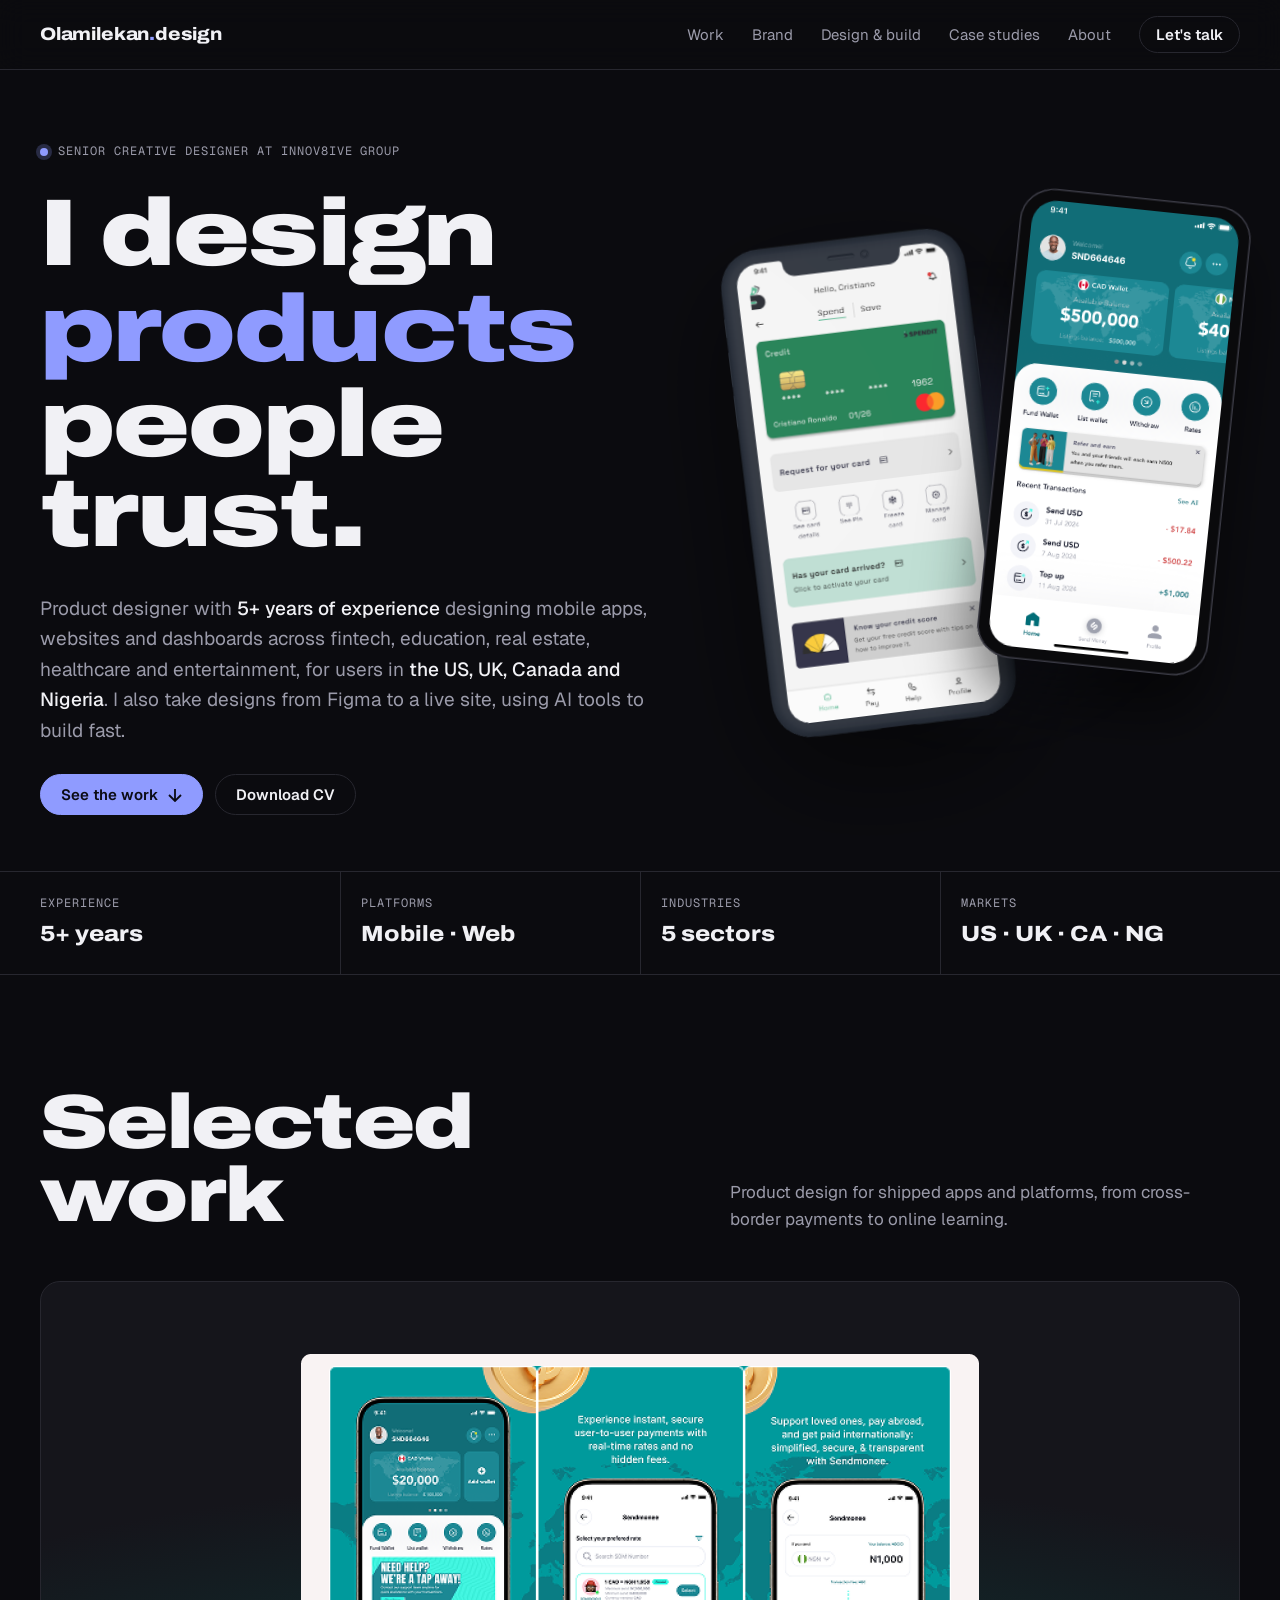
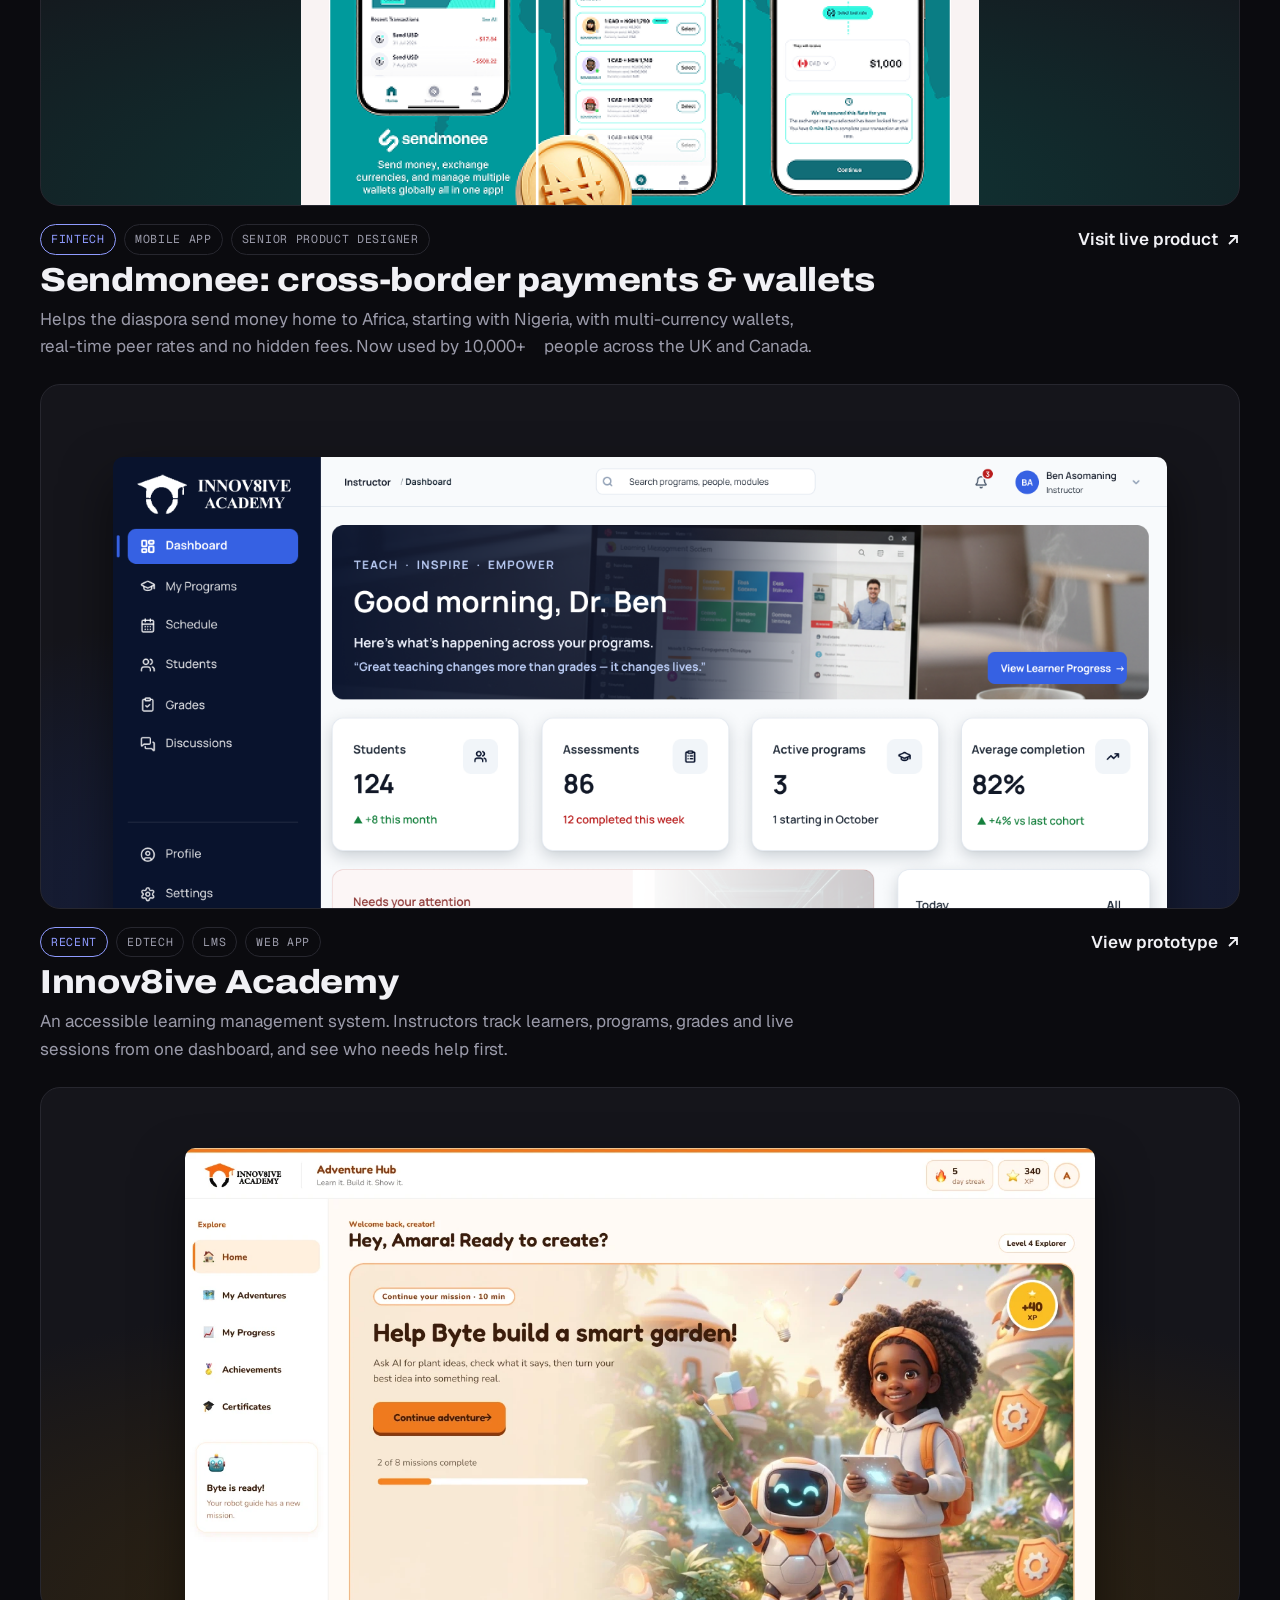
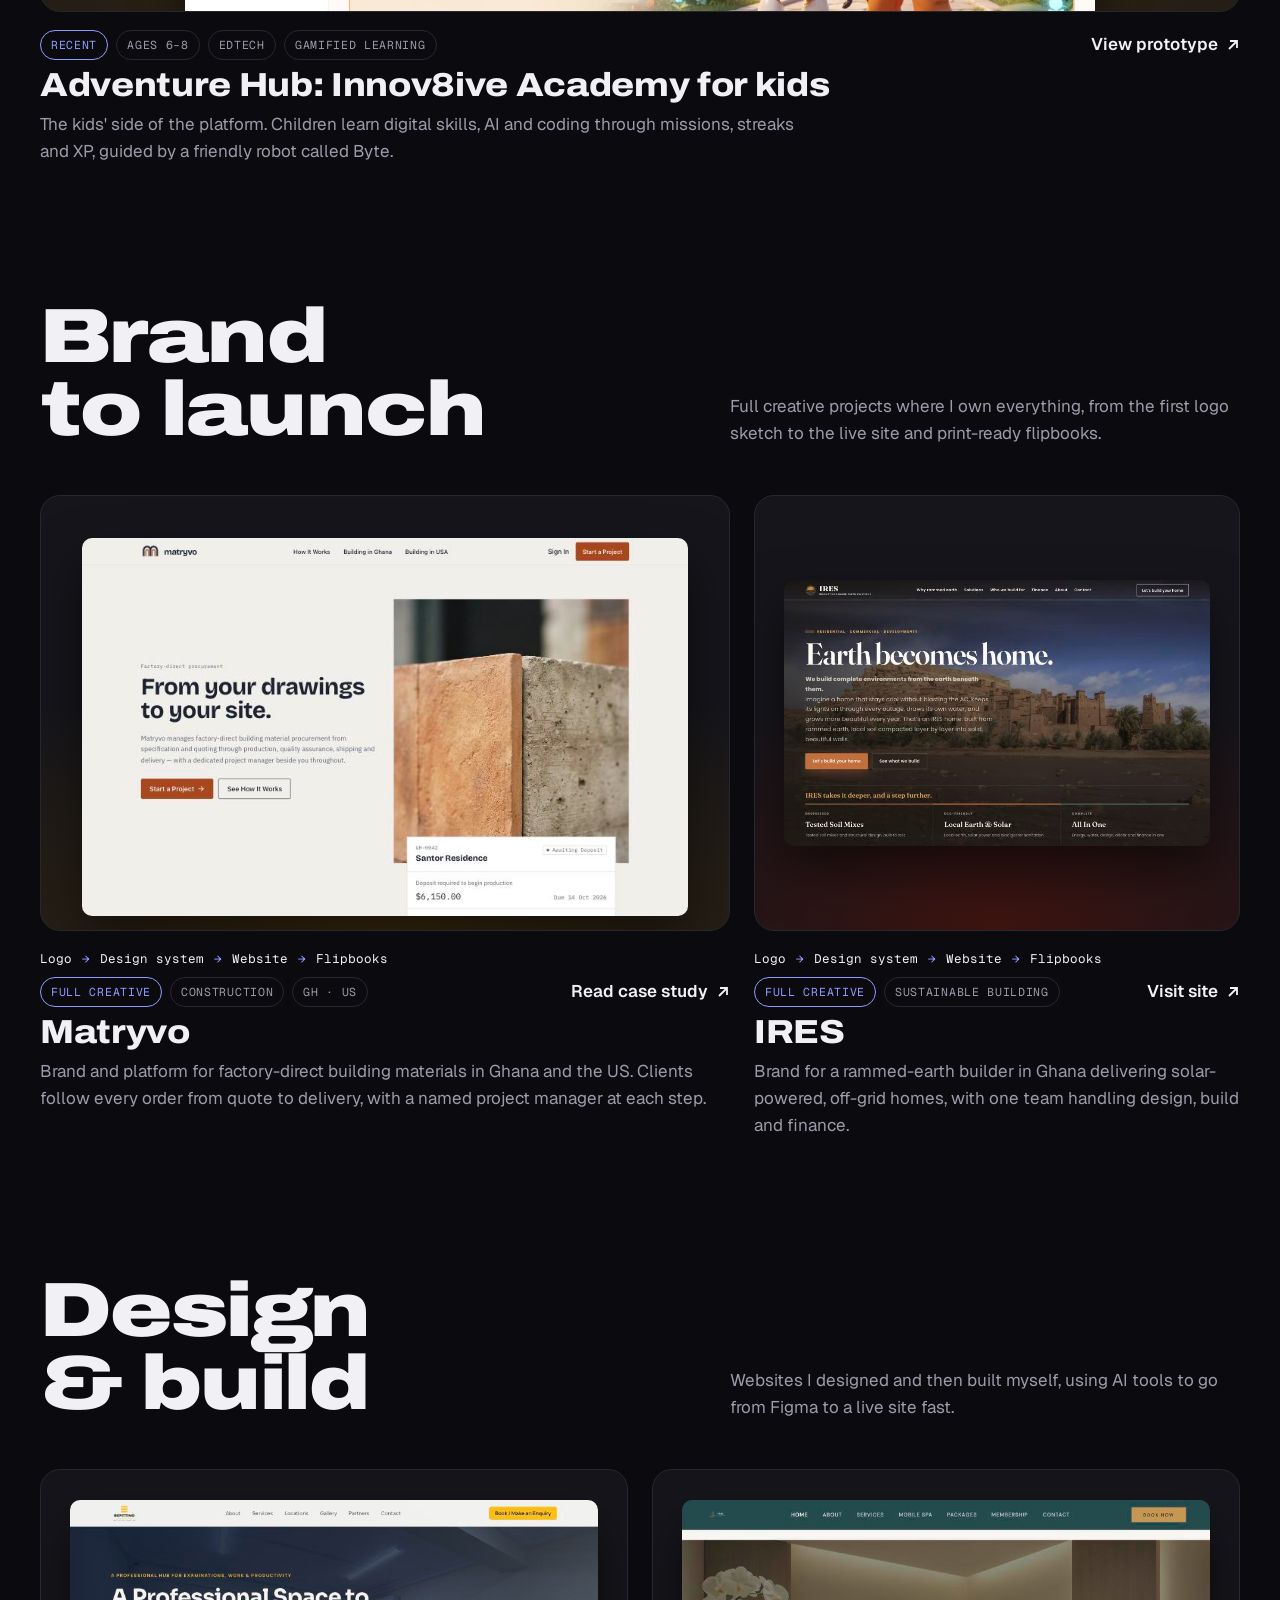
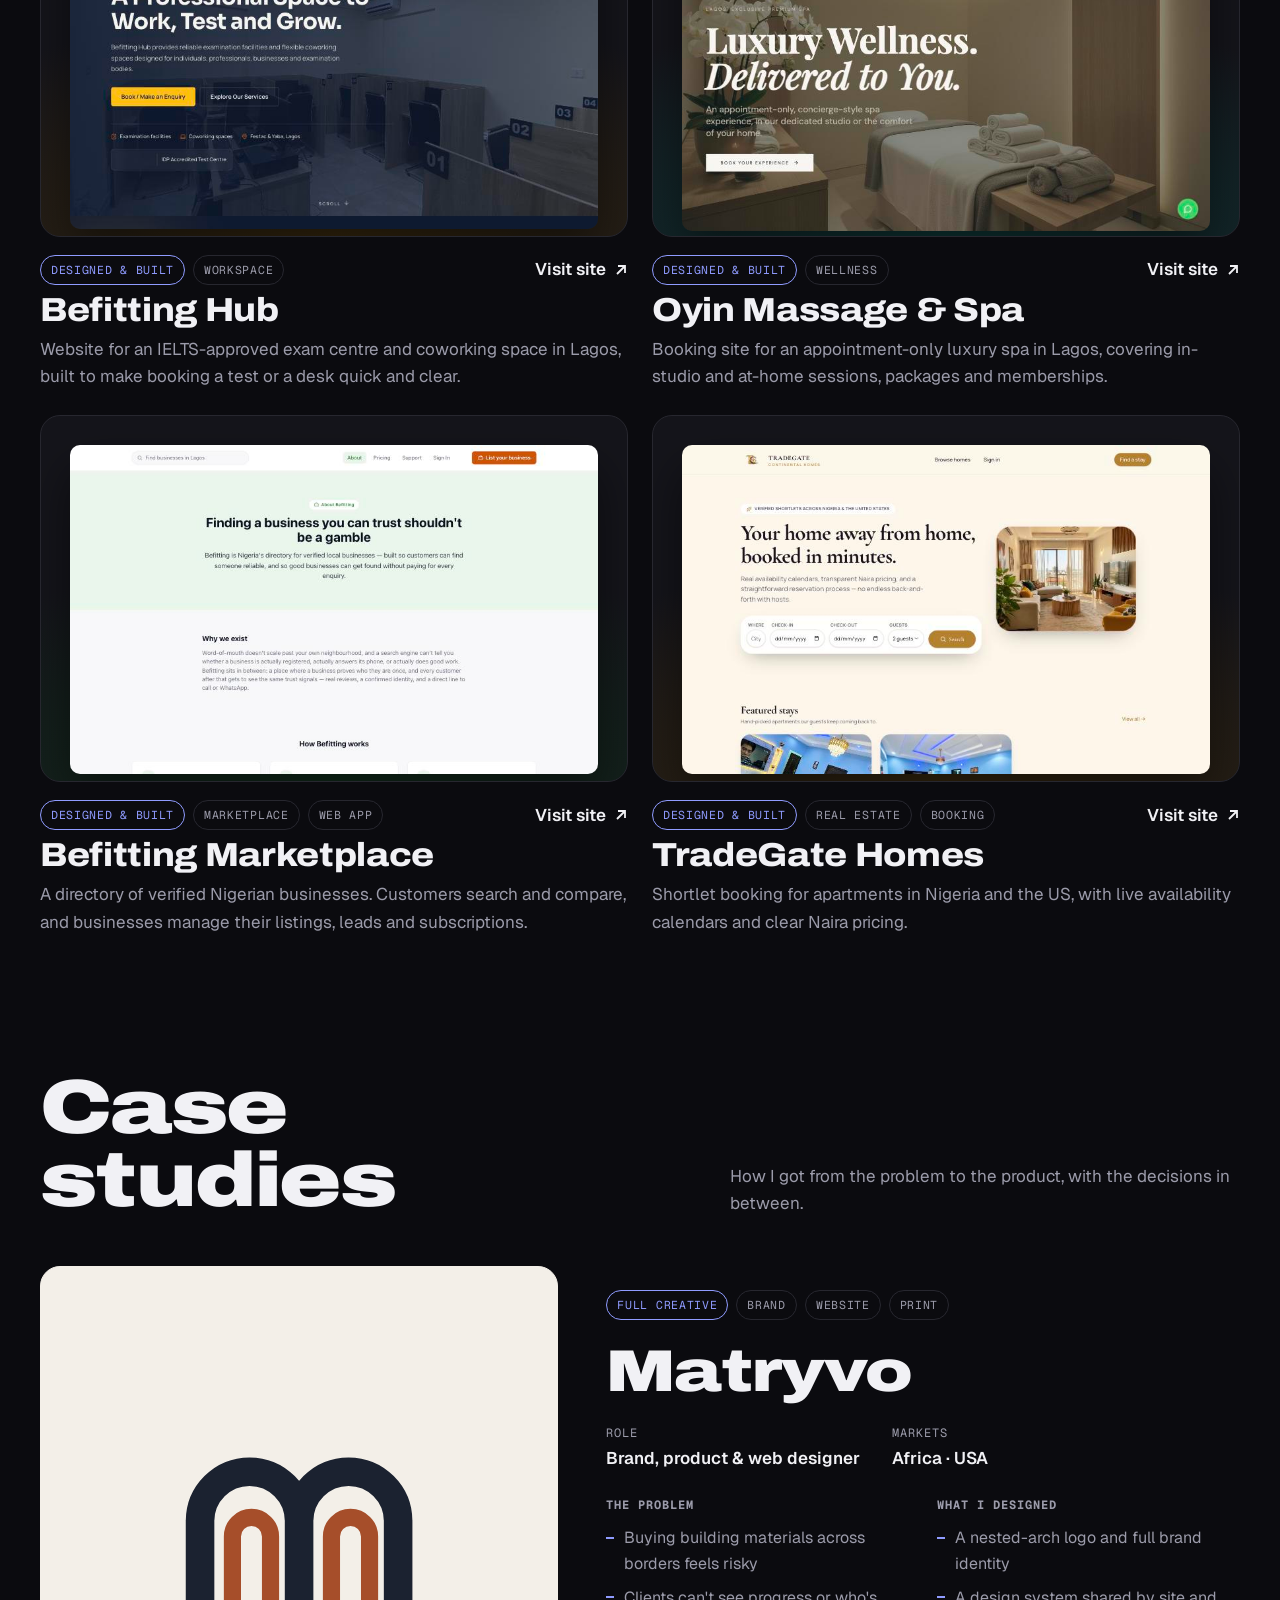
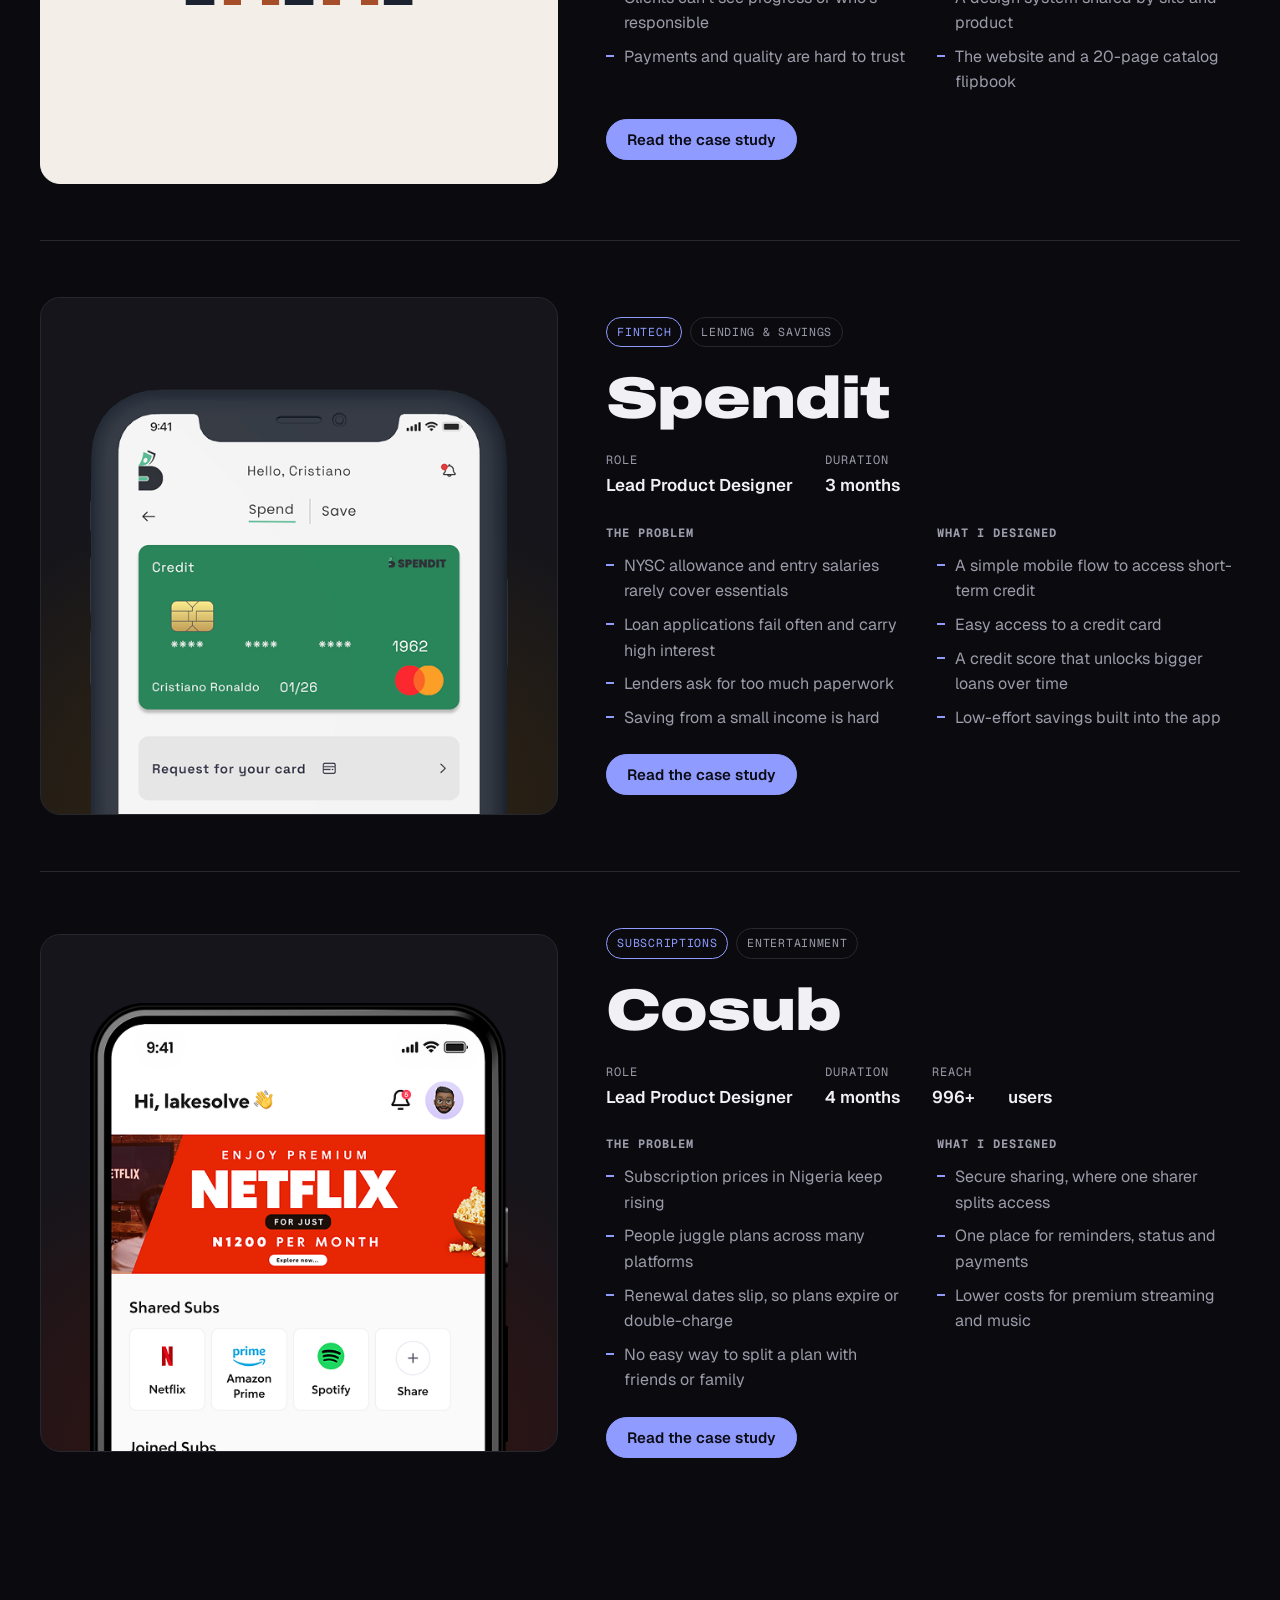
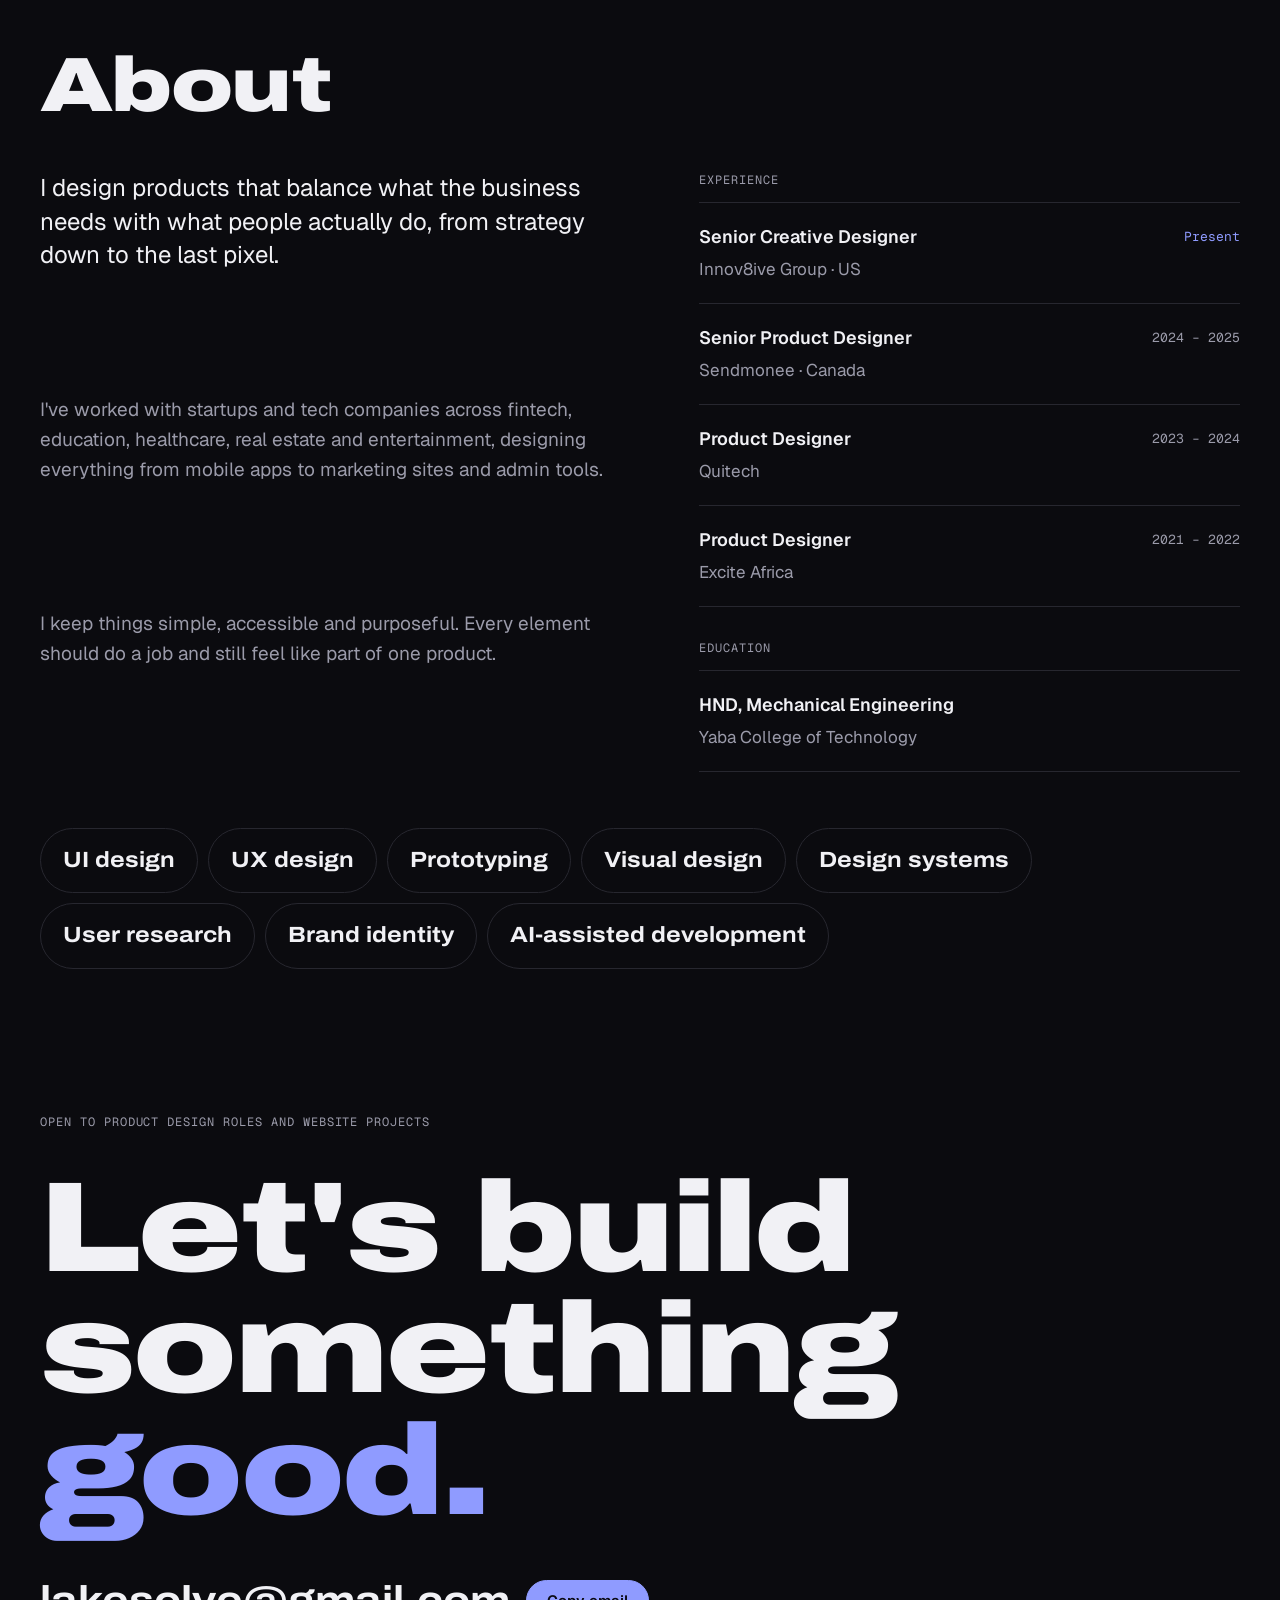
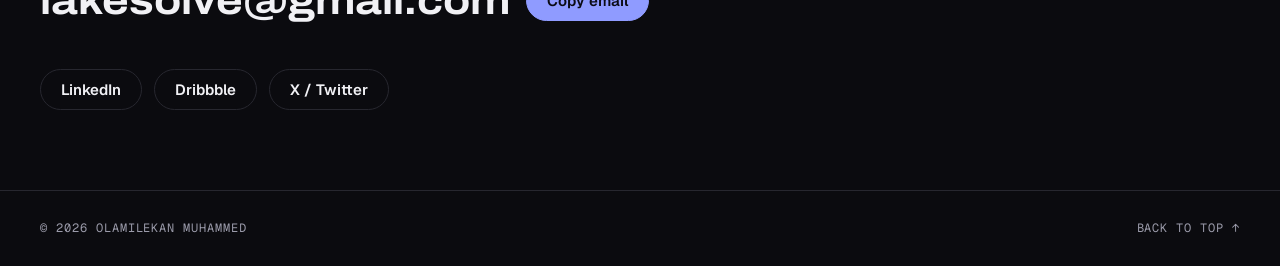
<file: index.html>
<!doctype html>
<html lang="en">
<head>
<meta charset="utf-8">
<meta name="viewport" content="width=device-width, initial-scale=1, viewport-fit=cover">
<title>Olamilekan Muhammed · Product Designer</title>
<meta name="description" content="Product designer with 4+ years designing apps, websites and brands across fintech, education, real estate and more. Currently Senior Creative Designer at Innov8ive Group.">
<meta name="theme-color" content="#0b0b0f">
<link rel="icon" href="/favicon.svg" type="image/svg+xml">
<meta property="og:type" content="website">
<meta property="og:url" content="https://olamilekandesign.vercel.app/">
<link rel="canonical" href="https://olamilekandesign.vercel.app/">
<meta property="og:title" content="Olamilekan Muhammed · Product Designer">
<meta property="og:description" content="Product designer with 4+ years designing apps, websites and brands across fintech, education, real estate and more. Currently Senior Creative Designer at Innov8ive Group.">
<meta property="og:image" content="https://olamilekandesign.vercel.app/og-image.png">
<meta name="twitter:card" content="summary_large_image">
<meta name="twitter:title" content="Olamilekan Muhammed · Product Designer">
<meta name="twitter:description" content="Product designer with 4+ years designing apps, websites and brands across fintech, education, real estate and more. Currently Senior Creative Designer at Innov8ive Group.">
<meta name="twitter:image" content="https://olamilekandesign.vercel.app/og-image.png">
<link rel="preconnect" href="https://fonts.googleapis.com">
<link rel="preconnect" href="https://fonts.gstatic.com" crossorigin>
<link rel="stylesheet" href="https://fonts.googleapis.com/css2?family=Archivo:wdth,wght@112..125,700..900&family=Geist:wght@400;500;600&family=Geist+Mono:wght@400;500&display=swap">
<style>
html { padding-block: env(safe-area-inset-top, 0px) env(safe-area-inset-bottom, 0px); }
body { margin: 0; }
[hidden] { display: none !important; }
/* Layout: dark single column, wide-set display type, work shown as large framed plates in an asymmetric 12-col grid. Single committed dark theme. */
:root {
  --ink: #0b0b0f;
  --plate: #15151b;
  --line: #27272f;
  --paper: #f1f1f5;
  --dust: #9b9baa;
  --coin: #8f9bff;
  --coin-ink: #0b0b14;
  --display: "Archivo", "Arial Black", "Helvetica Neue", sans-serif;
  --body: "Geist", "Helvetica Neue", Arial, sans-serif;
  --mono: "Geist Mono", ui-monospace, "SF Mono", Menlo, monospace;
  --wrap: 1240px;
  color-scheme: dark;
}
* { box-sizing: border-box; }
html { scroll-behavior: smooth; }
body {
  background: var(--ink);
  color: var(--paper);
  font-family: var(--body);
  font-size: 17px;
  line-height: 1.6;
  -webkit-font-smoothing: antialiased;
}
body::before { content: ""; position: fixed; inset: 0 0 auto; height: env(safe-area-inset-top, 0px); z-index: 10; background: var(--ink); }
a { color: inherit; }
img { display: block; max-width: 100%; height: auto; }
:focus-visible { outline: 2px solid var(--coin); outline-offset: 3px; border-radius: 4px; }

.wrap {
  max-width: var(--wrap);
  margin: 0 auto;
  padding-left: max(20px, env(safe-area-inset-left, 0px));
  padding-right: max(20px, env(safe-area-inset-right, 0px));
}
.label {
  font-family: var(--mono);
  font-size: 12px;
  letter-spacing: 0.08em;
  text-transform: uppercase;
  color: var(--dust);
}
.display {
  font-family: var(--display);
  font-stretch: 125%;
  font-weight: 900;
  line-height: 0.95;
  letter-spacing: -0.02em;
  text-wrap: balance;
  margin: 0;
}

/* Header */
.top {
  position: sticky;
  top: env(safe-area-inset-top, 0px);
  z-index: 20;
  background: color-mix(in srgb, var(--ink) 82%, transparent);
  backdrop-filter: blur(14px);
  -webkit-backdrop-filter: blur(14px);
  border-bottom: 1px solid var(--line);
}
.top .wrap { display: flex; align-items: center; justify-content: space-between; gap: 16px; padding-block: 16px; }
.mark { font-family: var(--display); font-stretch: 112%; font-weight: 800; font-size: 18px; text-decoration: none; letter-spacing: -0.01em; }
.mark span { color: var(--coin); }
.nav { display: flex; align-items: center; gap: 28px; font-size: 15px; }
.nav a { text-decoration: none; color: var(--dust); transition: color .2s; }
.nav a:hover { color: var(--paper); }
.btn {
  display: inline-flex; align-items: center; gap: 10px;
  padding: 12px 20px; border-radius: 999px;
  font: 600 15px/1 var(--body); text-decoration: none;
  border: 1px solid var(--line); background: transparent; color: var(--paper);
  cursor: pointer; transition: background .2s, color .2s, border-color .2s;
}
.btn:hover { border-color: var(--paper); }
.btn.solid { background: var(--coin); color: var(--coin-ink); border-color: var(--coin); }
.btn.solid:hover { background: var(--paper); border-color: var(--paper); }
.nav .btn { color: var(--paper); padding: 10px 16px; }

/* Hero */
.hero .wrap { display: grid; grid-template-columns: 1.25fr 1fr; gap: 40px; align-items: center; padding-block: 72px 56px; }
.hero h1 { font-size: clamp(44px, 7.4vw, 104px); }
.hero h1 em { font-style: normal; color: var(--coin); }
.hero h1 .line { display: block; overflow: hidden; padding-bottom: 0.06em; }
.hero h1 .line > span { display: inline-block; animation: rise .9s cubic-bezier(.2,.8,.2,1) both; animation-delay: var(--intro-delay, 0s); }
.hero h1 .line:nth-child(2) > span { animation-delay: calc(var(--intro-delay, 0s) + .08s); }
.hero h1 .line:nth-child(3) > span { animation-delay: calc(var(--intro-delay, 0s) + .16s); }
.hero-copy { min-width: 0; display: grid; gap: 28px; }
.hero p.lede { margin: 0; max-width: 34em; color: var(--dust); font-size: 19px; }
.hero p.lede strong { color: var(--paper); font-weight: 500; }
.hero-actions { display: flex; flex-wrap: wrap; gap: 12px; }
.status { display: inline-flex; align-items: center; gap: 10px; }
.status i { width: 8px; height: 8px; border-radius: 50%; background: var(--coin); box-shadow: 0 0 0 4px color-mix(in srgb, var(--coin) 22%, transparent); }
.phones { position: relative; aspect-ratio: 1 / 1.12; max-height: 620px; min-width: 0; }
.phones img { position: absolute; width: 48%; filter: drop-shadow(0 40px 60px rgba(0,0,0,.55)); }
.phones .p1 { left: 4%; top: 6%; transform: rotate(-7deg); animation: float-a 1.1s calc(var(--intro-delay, 0s) + .2s) cubic-bezier(.2,.8,.2,1) both; }
.phones .p2 { right: 2%; top: 0; transform: rotate(6deg); animation: float-b 1.1s calc(var(--intro-delay, 0s) + .3s) cubic-bezier(.2,.8,.2,1) both; }
.phones .device {
  position: absolute; width: 45%; top: 1%;
  padding: 2.4%; background: #0a0a0c; border-radius: 15% / 7%;
  box-shadow: inset 0 0 0 1.5px #3a3a44, 0 40px 60px rgba(0,0,0,.55);
}
.phones .device img { position: static; width: 100%; border-radius: 12% / 5.6%; filter: none; }
.phones .glow { position: absolute; inset: 18% 10% 8%; border-radius: 50%; background: radial-gradient(closest-side, color-mix(in srgb, var(--coin) 30%, transparent), transparent); filter: blur(30px); }
@keyframes rise { from { transform: translateY(105%); } }
@keyframes float-a { from { transform: translateY(40px) rotate(-2deg); } }
@keyframes float-b { from { transform: translateY(60px) rotate(1deg); } }

/* Facts strip */
.facts { border-block: 1px solid var(--line); }
.facts .wrap { display: grid; grid-template-columns: repeat(4, 1fr); padding-block: 0; }
.fact { padding: 22px 20px 22px 0; display: grid; gap: 4px; min-width: 0; }
.fact + .fact { padding-left: 20px; border-left: 1px solid var(--line); }
.fact b { font-family: var(--display); font-stretch: 112%; font-weight: 800; font-size: 22px; }

/* Sections */
section.block .wrap { padding-block: 112px 24px; }
.sec-head { display: flex; justify-content: space-between; align-items: end; gap: 24px; flex-wrap: wrap; margin-bottom: 48px; }
.sec-head h2 { font-size: clamp(40px, 6vw, 80px); }
.sec-head p { margin: 0; max-width: 30em; color: var(--dust); }

/* Work grid */
.work { display: grid; grid-template-columns: repeat(12, 1fr); gap: 24px; }
.proj { grid-column: span 6; display: grid; gap: 18px; text-decoration: none; min-width: 0; }
.proj.wide { grid-column: span 12; }
.proj.seven { grid-column: span 7; }
.proj.five { grid-column: span 5; }
.frame {
  position: relative; overflow: hidden; border-radius: 20px;
  background: var(--plate); border: 1px solid var(--line);
  aspect-ratio: 4 / 3; max-width: 100%;
  display: grid; place-items: center; padding: 6%;
}
.proj.wide .frame { aspect-ratio: 16 / 7; }
.proj.seven .frame, .proj.five .frame { aspect-ratio: auto; height: clamp(320px, 34vw, 440px); }
.proj { align-content: start; }
.frame img { max-height: 100%; width: auto; object-fit: contain; transition: transform .6s cubic-bezier(.2,.8,.2,1); }
.proj:hover .frame img { transform: scale(1.035); }
.frame.teal { background: radial-gradient(120% 90% at 50% 100%, #0f3b3a, var(--plate) 70%); }
.frame.coin { background: radial-gradient(120% 90% at 50% 100%, #3a2a0e, var(--plate) 70%); }
.frame.red { background: radial-gradient(120% 90% at 50% 100%, #3d1410, var(--plate) 70%); }
.frame.green { background: radial-gradient(120% 90% at 50% 100%, #12301d, var(--plate) 70%); }
.frame.navy { background: radial-gradient(120% 90% at 50% 100%, #172552, var(--plate) 70%); }
.frame.site { aspect-ratio: 16 / 10; padding: 5%; }
/* Tall screenshots: show the top, pan down on hover */
.frame.tall { place-items: start center; padding: 5% 12% 0; }
.frame.tall img.shot { width: 100%; max-height: none; border-radius: 10px 10px 0 0; transition: transform 5s cubic-bezier(.3,.1,.3,1); }
.proj:hover .frame.tall img.shot { transform: translateY(-45%); }
.deliv { list-style: none; margin: 0; padding: 0; display: flex; flex-wrap: wrap; align-items: center; gap: 6px 10px; font-family: var(--mono); font-size: 12.5px; color: var(--paper); }
.deliv li { display: inline-flex; align-items: center; gap: 10px; }
.deliv li + li::before { content: "→"; color: var(--coin); }
.frame img.shot { border-radius: 10px; box-shadow: 0 24px 50px rgba(0,0,0,.5); }
.frame.duo { grid-template-columns: 1fr 1fr; gap: 6%; }
.frame.duo img { max-height: 100%; }
.meta { display: grid; gap: 8px; }
.meta-row { display: flex; justify-content: space-between; align-items: center; gap: 10px 16px; flex-wrap: wrap; }
.tags { display: flex; gap: 8px; flex-wrap: wrap; }
.tag { font-family: var(--mono); font-size: 11.5px; letter-spacing: .06em; text-transform: uppercase; padding: 5px 10px; border: 1px solid var(--line); border-radius: 999px; color: var(--dust); }
.tag.hot { border-color: var(--coin); color: var(--coin); }
.proj h3 { margin: 0; font-family: var(--display); font-stretch: 112%; font-weight: 800; font-size: clamp(24px, 2.6vw, 34px); line-height: 1.05; letter-spacing: -0.01em; }
.proj p { margin: 0; color: var(--dust); max-width: 46em; }
.go { display: inline-flex; align-items: center; gap: 8px; font-weight: 600; color: var(--paper); }
.go svg { transition: transform .25s; }
.proj:hover .go svg { transform: translate(3px, -3px); }
.proj:hover h3 { color: var(--coin); }

.slot .frame { border-style: dashed; background: transparent; }
.slot .frame span { font-family: var(--mono); font-size: 13px; color: var(--dust); text-align: center; letter-spacing: .04em; }

/* Case studies */
.case { display: grid; grid-template-columns: 0.9fr 1.1fr; gap: 48px; align-items: center; padding-block: 56px; border-top: 1px solid var(--line); }
.case:first-of-type { border-top: 0; padding-top: 0; }
.case .frame { aspect-ratio: 1 / 1; }
.case .frame img { max-height: 92%; }
.frame.mbrand { background: #f3efe8; border-color: #f3efe8; }
.frame.mbrand svg { width: 52%; height: auto; }
.case-body { display: grid; gap: 24px; min-width: 0; }
.case-body h3 { font-family: var(--display); font-stretch: 125%; font-weight: 900; font-size: clamp(34px, 4.6vw, 60px); line-height: .95; margin: 0; letter-spacing: -0.02em; }
.case-facts { display: flex; gap: 32px; flex-wrap: wrap; }
.case-facts div { display: grid; gap: 2px; }
.case-facts b { font-weight: 600; }
.cols { display: grid; grid-template-columns: 1fr 1fr; gap: 28px; }
.cols h4 { margin: 0 0 10px; }
.cols ul { margin: 0; padding: 0; list-style: none; display: grid; gap: 8px; color: var(--dust); font-size: 16px; }
.cols li { padding-left: 18px; position: relative; }
.cols li::before { content: ""; position: absolute; left: 0; top: .7em; width: 8px; height: 2px; background: var(--coin); }

/* About */
.about { display: grid; grid-template-columns: 1.1fr 1fr; gap: 64px; }
.about-copy { display: grid; gap: 20px; font-size: 19px; color: var(--dust); min-width: 0; }
.about-copy p { margin: 0; max-width: 34em; }
.about-copy p:first-child { color: var(--paper); font-size: 24px; line-height: 1.4; }
.timeline { display: grid; min-width: 0; align-content: start; }
.role { display: grid; grid-template-columns: 1fr auto; gap: 4px 16px; padding-block: 20px; border-bottom: 1px solid var(--line); }
.role:first-of-type { border-top: 1px solid var(--line); }
.role b { font-weight: 600; font-size: 18px; }
.role .when { font-family: var(--mono); font-size: 13px; color: var(--dust); font-variant-numeric: tabular-nums; align-self: center; }
.role .now { color: var(--coin); }
.role span:not(.when) { color: var(--dust); grid-column: 1; }
.timeline .label { margin: 32px 0 0; }
.timeline .label:first-child { margin: 0 0 12px; }

.skills { display: flex; flex-wrap: wrap; gap: 10px; margin-top: 56px; }
.skill { padding: 14px 22px; border: 1px solid var(--line); border-radius: 999px; font-family: var(--display); font-stretch: 112%; font-weight: 700; font-size: clamp(16px, 1.8vw, 22px); }

/* Contact */
.contact .wrap { padding-block: 120px 80px; display: grid; gap: 36px; }
.contact h2 { font-size: clamp(48px, 10vw, 148px); }
.contact h2 em { font-style: normal; color: var(--coin); }
.mail-row { display: flex; flex-wrap: wrap; align-items: center; gap: 16px; }
.mail { font-family: var(--display); font-stretch: 112%; font-weight: 700; font-size: clamp(22px, 3.4vw, 40px); user-select: all; overflow-wrap: anywhere; }
.socials { display: flex; flex-wrap: wrap; gap: 12px; }
footer { border-top: 1px solid var(--line); }
footer .wrap { display: flex; justify-content: space-between; gap: 16px; flex-wrap: wrap; padding-block: 28px; }

/* Preview note */
.note { border: 1px dashed var(--coin); color: var(--coin); border-radius: 12px; padding: 12px 16px; font-family: var(--mono); font-size: 13px; }

@media (max-width: 900px) {
  .hero .wrap { grid-template-columns: 1fr; padding-top: 48px; }
  .phones { max-width: 460px; width: 100%; justify-self: center; }
  .facts .wrap { grid-template-columns: 1fr 1fr; }
  .fact:nth-child(3) { padding-left: 0; border-left: 0; }
  .fact:nth-child(n+3) { border-top: 1px solid var(--line); }
  .proj, .proj.seven, .proj.five { grid-column: span 12; }
  .proj.wide .frame, .proj.seven .frame, .proj.five .frame { aspect-ratio: 4 / 3; height: auto; }
  .case { grid-template-columns: 1fr; gap: 28px; }
  .case .frame { aspect-ratio: 4 / 3; }
  .about { grid-template-columns: 1fr; gap: 40px; }
  .nav a:not(.btn) { display: none; }
  section.block .wrap { padding-top: 80px; }
}
@media (max-width: 520px) {
  .cols { grid-template-columns: 1fr; }
  .fact { padding-right: 12px; }
  .fact + .fact { padding-left: 12px; }
  .fact:nth-child(3) { padding-left: 0; }
}
/* First-visit intro: "Hello, I'm Olamilekan." then slides away to the hero. Only shown when html.show-intro is set. */
.intro { display: none; }
html.show-intro { --intro-delay: 2.1s; }
html.show-intro .intro {
  display: grid; place-items: center; position: fixed; inset: 0; z-index: 100;
  background: var(--ink); cursor: pointer;
  padding-left: max(20px, env(safe-area-inset-left, 0px)); padding-right: max(20px, env(safe-area-inset-right, 0px));
  animation: intro-out .7s cubic-bezier(.76,0,.24,1) 1.9s forwards;
}
.intro p { margin: 0; font-family: var(--display); font-stretch: 125%; font-weight: 900; font-size: clamp(36px, 7vw, 96px); line-height: 1; letter-spacing: -.02em; text-align: center; text-wrap: balance; }
.intro p span { display: inline-block; overflow: hidden; padding-bottom: .08em; vertical-align: bottom; }
.intro p span > i { display: inline-block; font-style: normal; animation: rise .6s cubic-bezier(.2,.8,.2,1) both; }
.intro p span:nth-child(2) > i { animation-delay: .12s; }
.intro p em { font-style: normal; color: var(--coin); }
.intro small { position: absolute; bottom: calc(28px + env(safe-area-inset-bottom, 0px)); font-family: var(--mono); font-size: 12px; letter-spacing: .1em; text-transform: uppercase; color: var(--dust); opacity: 0; animation: intro-hint .4s .5s forwards; }
html.show-intro.intro-skip .intro { animation: intro-fade .3s ease forwards; }
html.show-intro.intro-done .intro { display: none; }
@keyframes intro-out { to { transform: translateY(-100%); visibility: hidden; } }
@keyframes intro-fade { to { opacity: 0; visibility: hidden; } }
@keyframes intro-hint { to { opacity: 1; } }
.hint-touch { display: none; }
@media (hover: none) { .hint-mouse { display: none; } .hint-touch { display: inline; } }

@media (prefers-reduced-motion: reduce) {
  *, *::before, *::after { animation: none !important; transition: none !important; }
  html { scroll-behavior: auto; }
}
</style>
<link rel="stylesheet" href="motion.css">
<script src="motion.js" defer></script>
<script>
/* Decide before first paint: show the intro once per browser session, never for reduced-motion users */
(function () {
  try {
    if (window.matchMedia('(prefers-reduced-motion: reduce)').matches) return;
    if (sessionStorage.getItem('introSeen')) return;
    sessionStorage.setItem('introSeen', '1');
    document.documentElement.classList.add('show-intro');
  } catch (e) {}
})();
</script>
</head>
<body>
<div class="intro" id="intro" aria-hidden="true">
  <p><span><i>Hello,</i></span> <span><i>I'm Olamilekan<em>.</em></i></span></p>
  <small><span class="hint-mouse">Click or scroll to skip</span><span class="hint-touch">Tap to skip</span></small>
</div>
<script>
(function () {
  var root = document.documentElement, intro = document.getElementById('intro');
  if (!root.classList.contains('show-intro')) return;
  var done = false;
  function stopListening() {
    ['click', 'wheel', 'touchstart', 'keydown'].forEach(function (t) { window.removeEventListener(t, skip, true); });
  }
  // Natural end: hide the overlay but keep the hero's delayed entrance running
  function finish() {
    if (done) return; done = true;
    stopListening();
    root.classList.add('intro-done');
  }
  // Skip: fade out fast and drop the delay so the hero is there right away
  function skip() {
    if (done) return; done = true;
    stopListening();
    root.classList.add('intro-skip');
    setTimeout(function () { root.classList.remove('show-intro', 'intro-skip'); }, 300);
  }
  intro.addEventListener('animationend', function (e) { if (e.target === intro && e.animationName === 'intro-out') finish(); });
  ['click', 'wheel', 'touchstart', 'keydown'].forEach(function (t) { window.addEventListener(t, skip, { capture: true, passive: true }); });
  setTimeout(finish, 3200); // safety net
})();
</script>
<header class="top">
  <div class="wrap">
    <a class="mark" href="#top">Olamilekan<span>.</span>design</a>
    <nav class="nav" aria-label="Main">
      <a href="#work">Work</a>
      <a href="#brand">Brand</a>
      <a href="#build">Design &amp; build</a>
      <a href="#cases">Case studies</a>
      <a href="#about">About</a>
      <a class="btn" href="#contact">Let's talk</a>
    </nav>
  </div>
</header>

<main id="top">
  <section class="hero">
    <div class="wrap">
      <div class="hero-copy">
        <span class="label status"><i></i>Senior Creative Designer at Innov8ive Group</span>
        <h1 class="display">
          <span class="line"><span>I design</span></span>
          <span class="line"><span><em>products</em></span></span>
          <span class="line"><span>people trust.</span></span>
        </h1>
        <p class="lede">Product designer with <strong>5+ years of experience</strong> designing mobile apps, websites and dashboards across fintech, education, real estate, healthcare and entertainment, for users in <strong>the US, UK, Canada and Nigeria</strong>. I also take designs from Figma to a live site, using AI tools to build fast.</p>
        <div class="hero-actions">
          <a class="btn solid" href="#work">See the work
            <svg width="14" height="14" viewBox="0 0 14 14" fill="none" aria-hidden="true"><path d="M7 1v12M1 7l6 6 6-6" stroke="currentColor" stroke-width="1.8"/></svg>
          </a>
          <a class="btn" href="assets/Olamilekan-Muhammed-Senior-Product-Designer-CV.pdf" target="_blank" rel="noopener">Download CV</a>
        </div>
      </div>
      <div class="phones" aria-hidden="true">
        <div class="glow"></div>
        <img class="p1" src="assets/spendit-app-mobile.png" alt="">
        <div class="device p2"><img src="assets/sendmonee-home.png" alt=""></div>
      </div>
    </div>
  </section>

  <div class="facts">
    <div class="wrap">
      <div class="fact"><span class="label">Experience</span><b>5+ years</b></div>
      <div class="fact"><span class="label">Platforms</span><b>Mobile · Web</b></div>
      <div class="fact"><span class="label">Industries</span><b>5 sectors</b></div>
      <div class="fact"><span class="label">Markets</span><b>US · UK · CA · NG</b></div>
    </div>
  </div>

  <section class="block" id="work">
    <div class="wrap">
      <div class="sec-head">
        <h2 class="display">Selected<br>work</h2>
        <p>Product design for shipped apps and platforms, from cross-border payments to online learning.</p>
      </div>

      <div class="work">
        <a class="proj wide" href="https://www.sendmonee.com/" target="_blank" rel="noopener">
          <div class="frame teal"><img src="assets/sm-img.png" alt="Sendmonee app screens: wallet home, rate marketplace and currency exchange"></div>
          <div class="meta">
            <div class="meta-row">
              <div class="tags"><span class="tag hot">Fintech</span><span class="tag">Mobile app</span><span class="tag">Senior Product Designer</span></div>
              <span class="go">Visit live product <svg width="14" height="14" viewBox="0 0 14 14" fill="none" aria-hidden="true"><path d="M3 11 11 3M4 3h7v7" stroke="currentColor" stroke-width="1.8"/></svg></span>
            </div>
            <h3>Sendmonee: cross-border payments &amp; wallets</h3>
            <p>Helps the diaspora send money home to Africa, starting with Nigeria, with multi-currency wallets, real-time peer rates and no hidden fees. Now used by 10,000+ people across the UK and Canada.</p>
          </div>
        </a>

        <a class="proj wide" href="https://www.figma.com/proto/87Jfn4PPwIscS7tURvAhkr/Innov8ive-Academy?node-id=61-12448&amp;scaling=min-zoom&amp;content-scaling=fixed&amp;page-id=0%3A1&amp;starting-point-node-id=61%3A12448&amp;show-proto-sidebar=1" target="_blank" rel="noopener">
          <div class="frame navy"><img class="shot" src="assets/innov8ive-academy.png" alt="Innov8ive Academy instructor dashboard with learner stats, alerts and today's schedule"></div>
          <div class="meta">
            <div class="meta-row">
              <div class="tags"><span class="tag hot">Recent</span><span class="tag">EdTech</span><span class="tag">LMS</span><span class="tag">Web app</span></div>
              <span class="go">View prototype <svg width="14" height="14" viewBox="0 0 14 14" fill="none" aria-hidden="true"><path d="M3 11 11 3M4 3h7v7" stroke="currentColor" stroke-width="1.8"/></svg></span>
            </div>
            <h3>Innov8ive Academy</h3>
            <p>An accessible learning management system. Instructors track learners, programs, grades and live sessions from one dashboard, and see who needs help first.</p>
          </div>
        </a>

        <a class="proj wide" href="https://www.figma.com/proto/87Jfn4PPwIscS7tURvAhkr/Innov8ive-Academy?node-id=448-3&amp;scaling=min-zoom&amp;content-scaling=fixed&amp;page-id=0%3A1&amp;starting-point-node-id=448%3A3&amp;show-proto-sidebar=1" target="_blank" rel="noopener">
          <div class="frame tall coin"><img class="shot" src="assets/adventure-hub.webp" alt="Adventure Hub kids dashboard: Help Byte build a smart garden, mission map and skill worlds"></div>
          <div class="meta">
            <div class="meta-row">
              <div class="tags"><span class="tag hot">Recent</span><span class="tag">Ages 6–8</span><span class="tag">EdTech</span><span class="tag">Gamified learning</span></div>
              <span class="go">View prototype <svg width="14" height="14" viewBox="0 0 14 14" fill="none" aria-hidden="true"><path d="M3 11 11 3M4 3h7v7" stroke="currentColor" stroke-width="1.8"/></svg></span>
            </div>
            <h3>Adventure Hub: Innov8ive Academy for kids</h3>
            <p>The kids' side of the platform. Children learn digital skills, AI and coding through missions, streaks and XP, guided by a friendly robot called Byte.</p>
          </div>
        </a>
      </div>
    </div>
  </section>

  <section class="block" id="brand">
    <div class="wrap">
      <div class="sec-head">
        <h2 class="display">Brand<br>to launch</h2>
        <p>Full creative projects where I own everything, from the first logo sketch to the live site and print-ready flipbooks.</p>
      </div>
      <div class="work">
        <a class="proj seven" href="matryvo.html">
          <div class="frame coin"><img class="shot" src="assets/matryvo.jpg" alt="Matryvo homepage: From your drawings to your site"></div>
          <div class="meta">
            <ol class="deliv" aria-label="What I delivered"><li>Logo</li><li>Design system</li><li>Website</li><li>Flipbooks</li></ol>
            <div class="meta-row">
              <div class="tags"><span class="tag hot">Full creative</span><span class="tag">Construction</span><span class="tag">GH · US</span></div>
              <span class="go">Read case study <svg width="14" height="14" viewBox="0 0 14 14" fill="none" aria-hidden="true"><path d="M3 11 11 3M4 3h7v7" stroke="currentColor" stroke-width="1.8"/></svg></span>
            </div>
            <h3>Matryvo</h3>
            <p>Brand and platform for factory-direct building materials in Ghana and the US. Clients follow every order from quote to delivery, with a named project manager at each step.</p>
          </div>
        </a>
        <a class="proj five" href="https://iresglobal.com/" target="_blank" rel="noopener">
          <div class="frame red"><img class="shot" src="assets/ires.jpg" alt="IRES homepage: Earth becomes home"></div>
          <div class="meta">
            <ol class="deliv" aria-label="What I delivered"><li>Logo</li><li>Design system</li><li>Website</li><li>Flipbooks</li></ol>
            <div class="meta-row">
              <div class="tags"><span class="tag hot">Full creative</span><span class="tag">Sustainable building</span></div>
              <span class="go">Visit site <svg width="14" height="14" viewBox="0 0 14 14" fill="none" aria-hidden="true"><path d="M3 11 11 3M4 3h7v7" stroke="currentColor" stroke-width="1.8"/></svg></span>
            </div>
            <h3>IRES</h3>
            <p>Brand for a rammed-earth builder in Ghana delivering solar-powered, off-grid homes, with one team handling design, build and finance.</p>
          </div>
        </a>
      </div>
    </div>
  </section>

  <section class="block" id="build">
    <div class="wrap">
      <div class="sec-head">
        <h2 class="display">Design<br>&amp; build</h2>
        <p>Websites I designed and then built myself, using AI tools to go from Figma to a live site fast.</p>
      </div>
      <div class="work">
        <a class="proj" href="https://befittinghub.com/" target="_blank" rel="noopener">
          <div class="frame site coin"><img class="shot" src="assets/befitting-hub.jpg" alt="Befitting Hub homepage: A professional space to work, test and grow"></div>
          <div class="meta">
            <div class="meta-row">
              <div class="tags"><span class="tag hot">Designed &amp; built</span><span class="tag">Workspace</span></div>
              <span class="go">Visit site <svg width="14" height="14" viewBox="0 0 14 14" fill="none" aria-hidden="true"><path d="M3 11 11 3M4 3h7v7" stroke="currentColor" stroke-width="1.8"/></svg></span>
            </div>
            <h3>Befitting Hub</h3>
            <p>Website for an IELTS-approved exam centre and coworking space in Lagos, built to make booking a test or a desk quick and clear.</p>
          </div>
        </a>
        <a class="proj" href="https://oyin-spa.vercel.app/" target="_blank" rel="noopener">
          <div class="frame site teal"><img class="shot" src="assets/oyin-spa.jpg" alt="Oyin Massage &amp; Spa homepage: Luxury wellness, delivered to you"></div>
          <div class="meta">
            <div class="meta-row">
              <div class="tags"><span class="tag hot">Designed &amp; built</span><span class="tag">Wellness</span></div>
              <span class="go">Visit site <svg width="14" height="14" viewBox="0 0 14 14" fill="none" aria-hidden="true"><path d="M3 11 11 3M4 3h7v7" stroke="currentColor" stroke-width="1.8"/></svg></span>
            </div>
            <h3>Oyin Massage &amp; Spa</h3>
            <p>Booking site for an appointment-only luxury spa in Lagos, covering in-studio and at-home sessions, packages and memberships.</p>
          </div>
        </a>
        <a class="proj" href="https://befittingmarketplace.com/about" target="_blank" rel="noopener">
          <div class="frame site green"><img class="shot" src="assets/befitting-marketplace.jpg" alt="Befitting Marketplace about page: Finding a business you can trust shouldn't be a gamble"></div>
          <div class="meta">
            <div class="meta-row">
              <div class="tags"><span class="tag hot">Designed &amp; built</span><span class="tag">Marketplace</span><span class="tag">Web app</span></div>
              <span class="go">Visit site <svg width="14" height="14" viewBox="0 0 14 14" fill="none" aria-hidden="true"><path d="M3 11 11 3M4 3h7v7" stroke="currentColor" stroke-width="1.8"/></svg></span>
            </div>
            <h3>Befitting Marketplace</h3>
            <p>A directory of verified Nigerian businesses. Customers search and compare, and businesses manage their listings, leads and subscriptions.</p>
          </div>
        </a>
        <a class="proj" href="https://tradegatehomes.com/" target="_blank" rel="noopener">
          <div class="frame site coin"><img class="shot" src="assets/tradegate-homes.jpg" alt="TradeGate Homes homepage: Your home away from home, booked in minutes"></div>
          <div class="meta">
            <div class="meta-row">
              <div class="tags"><span class="tag hot">Designed &amp; built</span><span class="tag">Real estate</span><span class="tag">Booking</span></div>
              <span class="go">Visit site <svg width="14" height="14" viewBox="0 0 14 14" fill="none" aria-hidden="true"><path d="M3 11 11 3M4 3h7v7" stroke="currentColor" stroke-width="1.8"/></svg></span>
            </div>
            <h3>TradeGate Homes</h3>
            <p>Shortlet booking for apartments in Nigeria and the US, with live availability calendars and clear Naira pricing.</p>
          </div>
        </a>
      </div>
    </div>
  </section>

  <section class="block" id="cases">
    <div class="wrap">
      <div class="sec-head">
        <h2 class="display">Case<br>studies</h2>
        <p>How I got from the problem to the product, with the decisions in between.</p>
      </div>

      <article class="case">
        <a class="frame mbrand" href="matryvo.html" aria-label="Read the Matryvo case study"><svg viewBox="0 0 124 84" role="img" aria-label="Matryvo logo mark"><path d="M10 84V40a26 26 0 0 1 52 0v44M62 84V40a26 26 0 0 1 52 0v44" fill="none" stroke="#1b2230" stroke-width="15"/><path d="M27 84V48a10 10 0 0 1 20 0v36M79 84V48a10 10 0 0 1 20 0v36" fill="none" stroke="#a64e2a" stroke-width="9"/></svg></a>
        <div class="case-body">
          <div class="tags"><span class="tag hot">Full creative</span><span class="tag">Brand</span><span class="tag">Website</span><span class="tag">Print</span></div>
          <h3>Matryvo</h3>
          <div class="case-facts">
            <div><span class="label">Role</span><b>Brand, product &amp; web designer</b></div>
            <div><span class="label">Markets</span><b>Africa · USA</b></div>
          </div>
          <div class="cols">
            <div>
              <h4 class="label">The problem</h4>
              <ul>
                <li>Buying building materials across borders feels risky</li>
                <li>Clients can't see progress or who's responsible</li>
                <li>Payments and quality are hard to trust</li>
              </ul>
            </div>
            <div>
              <h4 class="label">What I designed</h4>
              <ul>
                <li>A nested-arch logo and full brand identity</li>
                <li>A design system shared by site and product</li>
                <li>The website and a 20-page catalog flipbook</li>
              </ul>
            </div>
          </div>
          <a class="btn solid" href="matryvo.html" style="justify-self:start">Read the case study</a>
        </div>
      </article>

      <article class="case">
        <div class="frame coin"><img src="assets/spendit-app-mobile.png" alt="Spendit app home screen"></div>
        <div class="case-body">
          <div class="tags"><span class="tag hot">Fintech</span><span class="tag">Lending &amp; savings</span></div>
          <h3>Spendit</h3>
          <div class="case-facts">
            <div><span class="label">Role</span><b>Lead Product Designer</b></div>
            <div><span class="label">Duration</span><b>3 months</b></div>
          </div>
          <div class="cols">
            <div>
              <h4 class="label">The problem</h4>
              <ul>
                <li>NYSC allowance and entry salaries rarely cover essentials</li>
                <li>Loan applications fail often and carry high interest</li>
                <li>Lenders ask for too much paperwork</li>
                <li>Saving from a small income is hard</li>
              </ul>
            </div>
            <div>
              <h4 class="label">What I designed</h4>
              <ul>
                <li>A simple mobile flow to access short-term credit</li>
                <li>Easy access to a credit card</li>
                <li>A credit score that unlocks bigger loans over time</li>
                <li>Low-effort savings built into the app</li>
              </ul>
            </div>
          </div>
          <a class="btn solid" href="spendit.html" style="justify-self:start">Read the case study</a>
        </div>
      </article>

      <article class="case">
        <div class="frame red"><img src="assets/cosub-app-phone.png" alt="Cosub app home screen showing shared and joined subscriptions"></div>
        <div class="case-body">
          <div class="tags"><span class="tag hot">Subscriptions</span><span class="tag">Entertainment</span></div>
          <h3>Cosub</h3>
          <div class="case-facts">
            <div><span class="label">Role</span><b>Lead Product Designer</b></div>
            <div><span class="label">Duration</span><b>4 months</b></div>
            <div><span class="label">Reach</span><b>1,000+ users</b></div>
          </div>
          <div class="cols">
            <div>
              <h4 class="label">The problem</h4>
              <ul>
                <li>Subscription prices in Nigeria keep rising</li>
                <li>People juggle plans across many platforms</li>
                <li>Renewal dates slip, so plans expire or double-charge</li>
                <li>No easy way to split a plan with friends or family</li>
              </ul>
            </div>
            <div>
              <h4 class="label">What I designed</h4>
              <ul>
                <li>Secure sharing, where one sharer splits access</li>
                <li>One place for reminders, status and payments</li>
                <li>Lower costs for premium streaming and music</li>
              </ul>
            </div>
          </div>
          <a class="btn solid" href="cosub.html" style="justify-self:start">Read the case study</a>
        </div>
      </article>
    </div>
  </section>

  <section class="block" id="about">
    <div class="wrap">
      <div class="sec-head"><h2 class="display">About</h2></div>
      <div class="about">
        <div class="about-copy">
          <p>I design products that balance what the business needs with what people actually do, from strategy down to the last pixel.</p>
          <p>I've worked with startups and tech companies across fintech, education, healthcare, real estate and entertainment, designing everything from mobile apps to marketing sites and admin tools.</p>
          <p>I keep things simple, accessible and purposeful. Every element should do a job and still feel like part of one product.</p>
        </div>
        <div class="timeline">
          <p class="label">Experience</p>
          <div class="role"><b>Senior Creative Designer</b><span class="when now">Present</span><span>Innov8ive Group · US</span></div>
          <div class="role"><b>Senior Product Designer</b><span class="when">2024 – 2025</span><span>Sendmonee · Canada</span></div>
          <div class="role"><b>Product Designer</b><span class="when">2023 – 2024</span><span>Quitech</span></div>
          <div class="role"><b>Product Designer</b><span class="when">2021 – 2022</span><span>Excite Africa</span></div>
          <p class="label">Education</p>
          <div class="role" style="border-top:1px solid var(--line);margin-top:12px"><b>HND, Mechanical Engineering</b><span class="when">&nbsp;</span><span>Yaba College of Technology</span></div>
        </div>
      </div>
      <div class="skills" aria-label="Skills">
        <span class="skill">UI design</span><span class="skill">UX design</span><span class="skill">Prototyping</span><span class="skill">Visual design</span><span class="skill">Design systems</span><span class="skill">User research</span><span class="skill">Brand identity</span><span class="skill">AI-assisted development</span>
      </div>
    </div>
  </section>

  <section class="contact" id="contact">
    <div class="wrap">
      <span class="label">Open to product design roles and website projects</span>
      <h2 class="display">Let's build<br>something <em>good.</em></h2>
      <div class="mail-row">
        <span class="mail" id="mail">lakesolve@gmail.com</span>
        <button class="btn solid" id="copy" type="button">Copy email</button>
      </div>
      <div class="socials">
        <a class="btn" href="https://www.linkedin.com/in/olamilekan-muhammed/" target="_blank" rel="noopener">LinkedIn</a>
        <a class="btn" href="http://dribbble.com/lakesolve" target="_blank" rel="noopener">Dribbble</a>
        <a class="btn" href="http://x.com/lakesolve" target="_blank" rel="noopener">X / Twitter</a>
      </div>
    </div>
  </section>
</main>

<footer>
  <div class="wrap">
    <span class="label">© 2026 Olamilekan Muhammed</span>
    <a class="label" href="#top" style="text-decoration:none">Back to top ↑</a>
  </div>
</footer>

<script>
document.getElementById('copy').addEventListener('click', function () {
  var btn = this, txt = document.getElementById('mail').textContent;
  function done(msg) { btn.textContent = msg; setTimeout(function () { btn.textContent = 'Copy email'; }, 1800); }
  function fallback() {
    var r = document.createRange(); r.selectNodeContents(document.getElementById('mail'));
    var s = getSelection(); s.removeAllRanges(); s.addRange(r); done('Selected, press ⌘C');
  }
  if (navigator.clipboard && navigator.clipboard.writeText) {
    navigator.clipboard.writeText(txt).then(function () { done('Copied'); }, fallback);
  } else fallback();
});
</script>
</body>
</html>
</file>
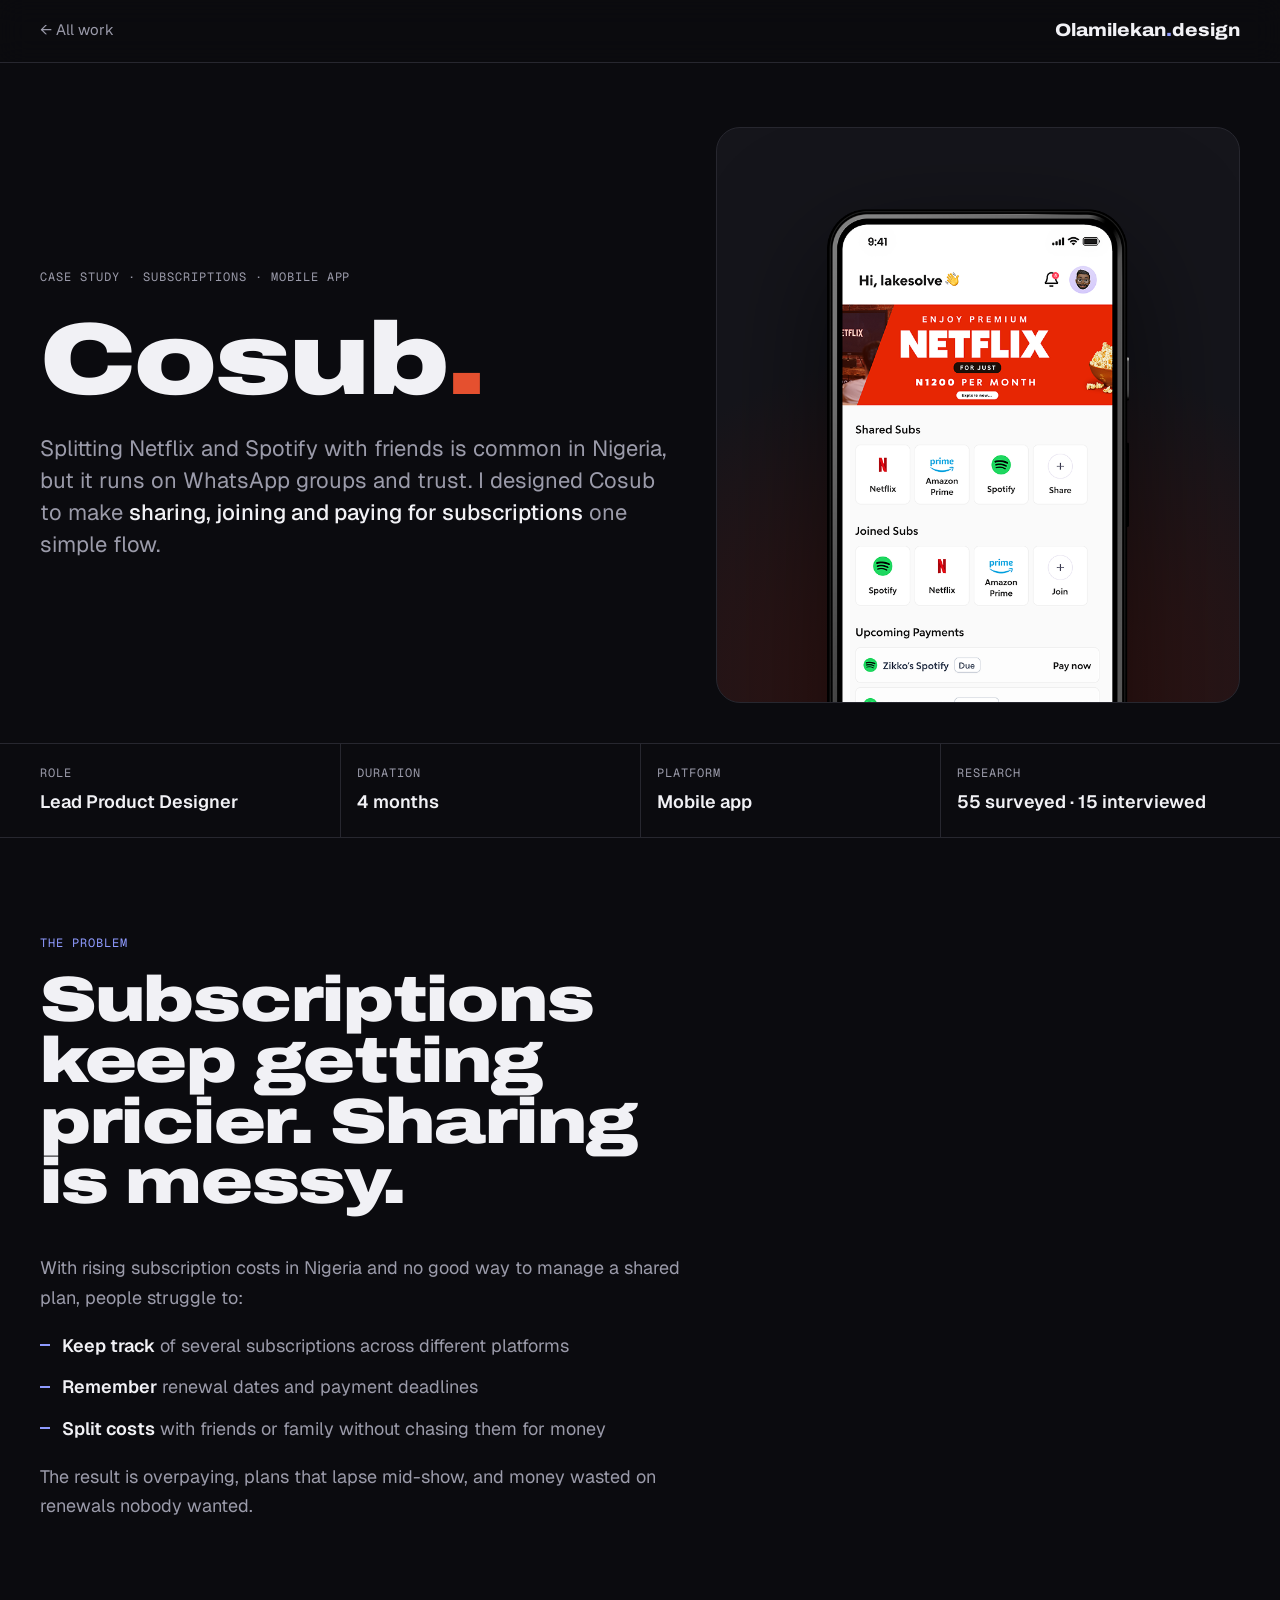
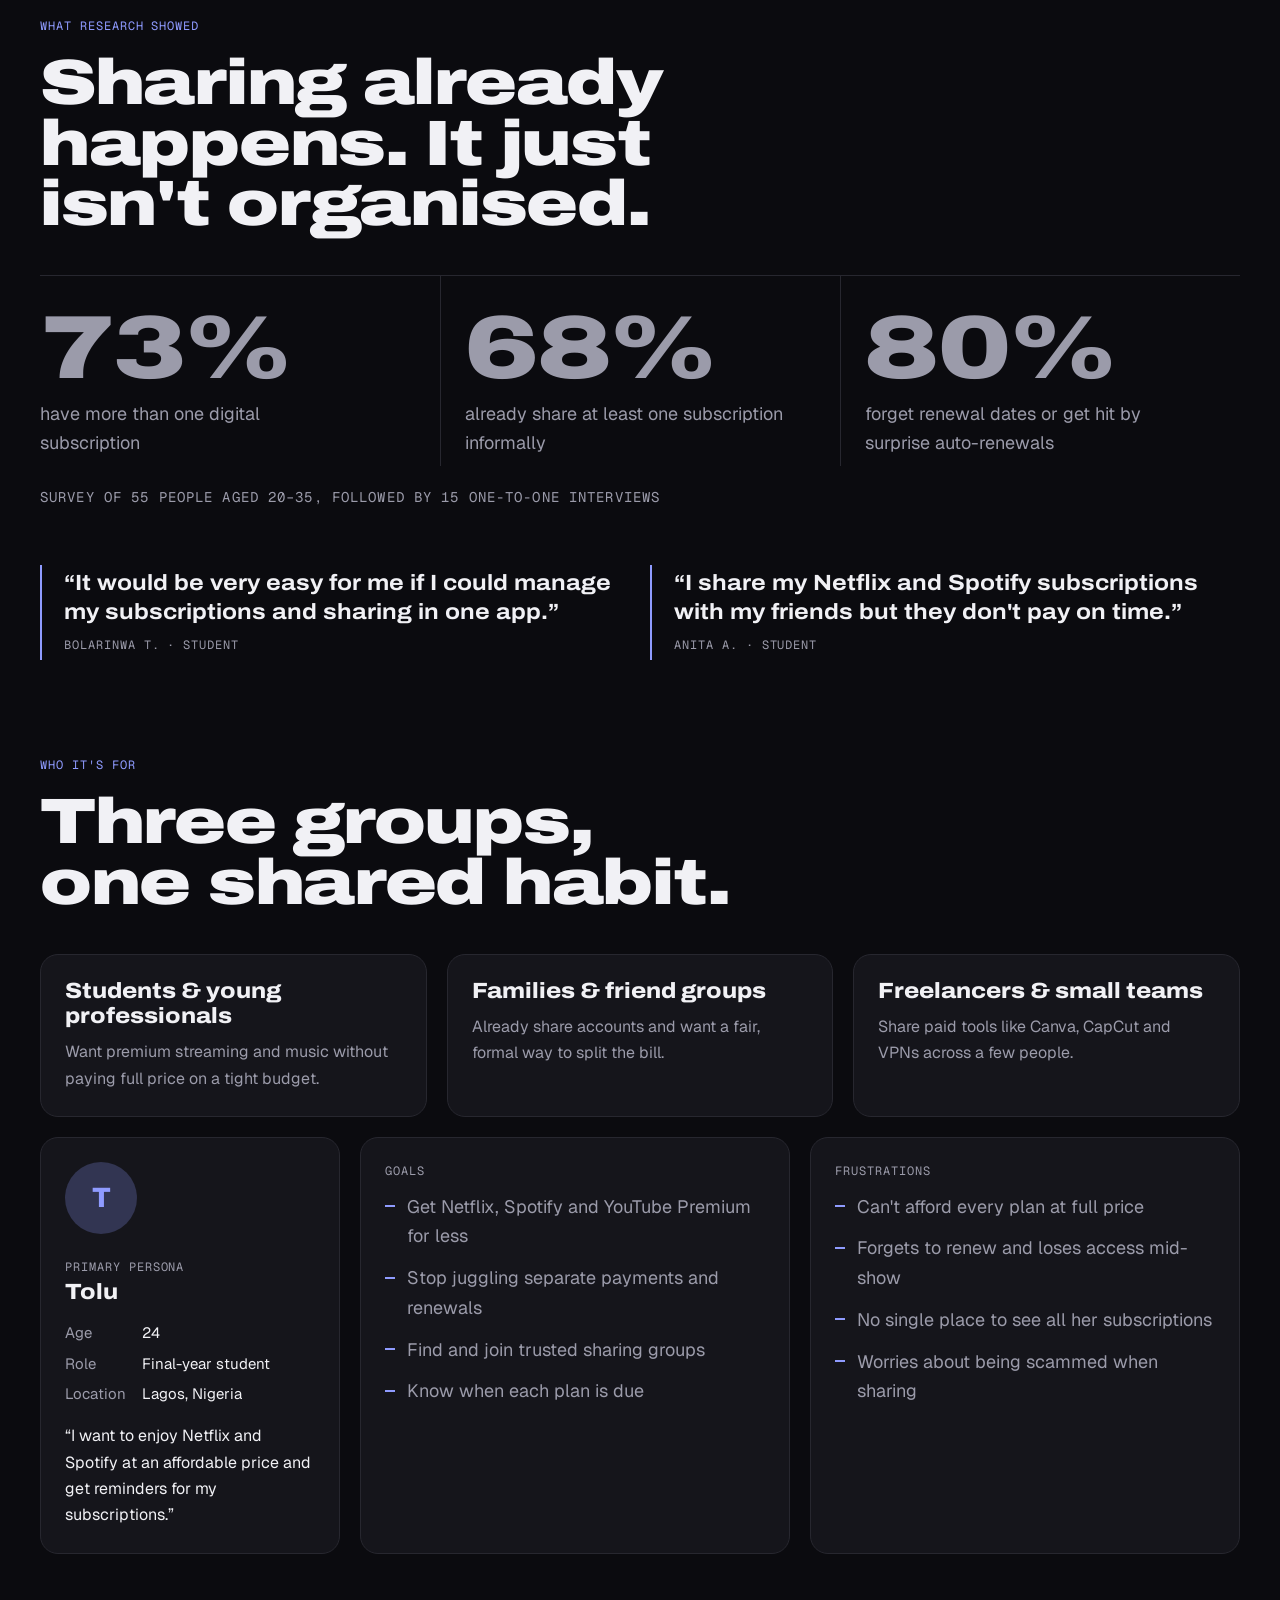
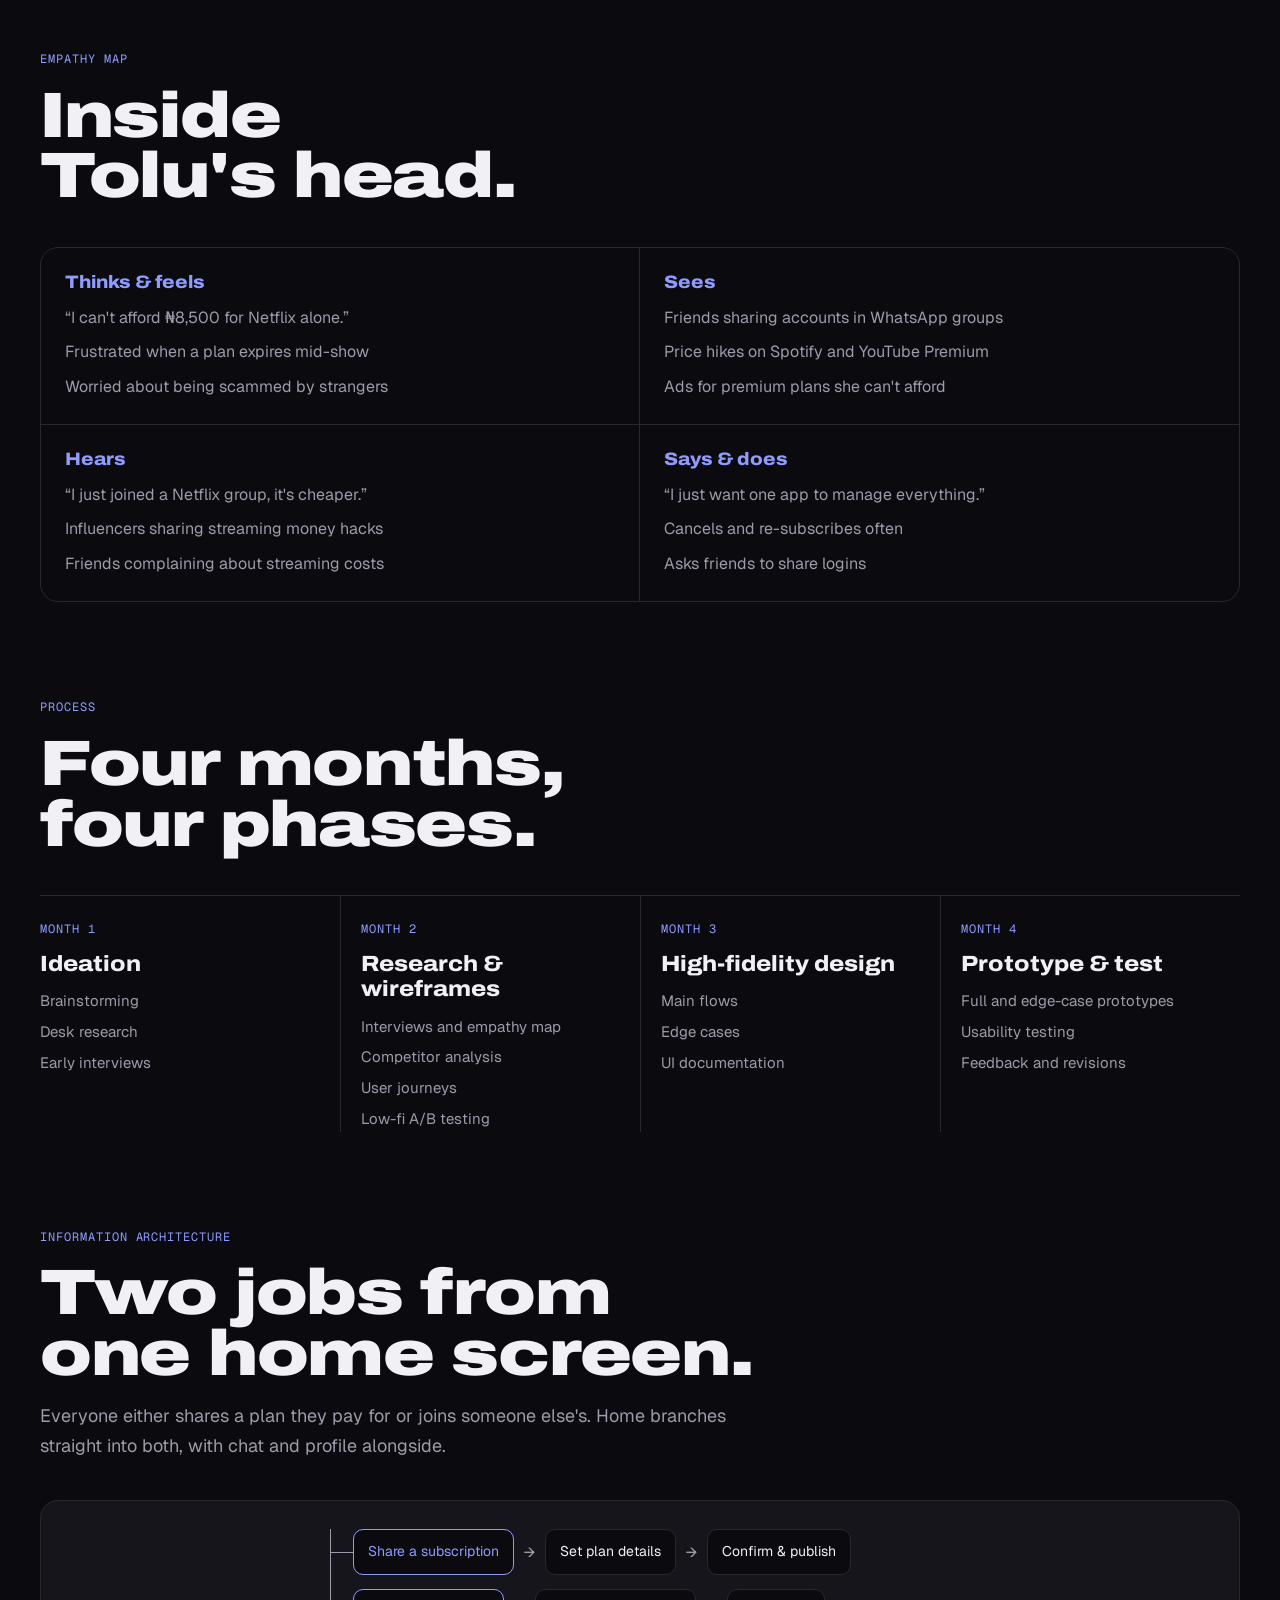
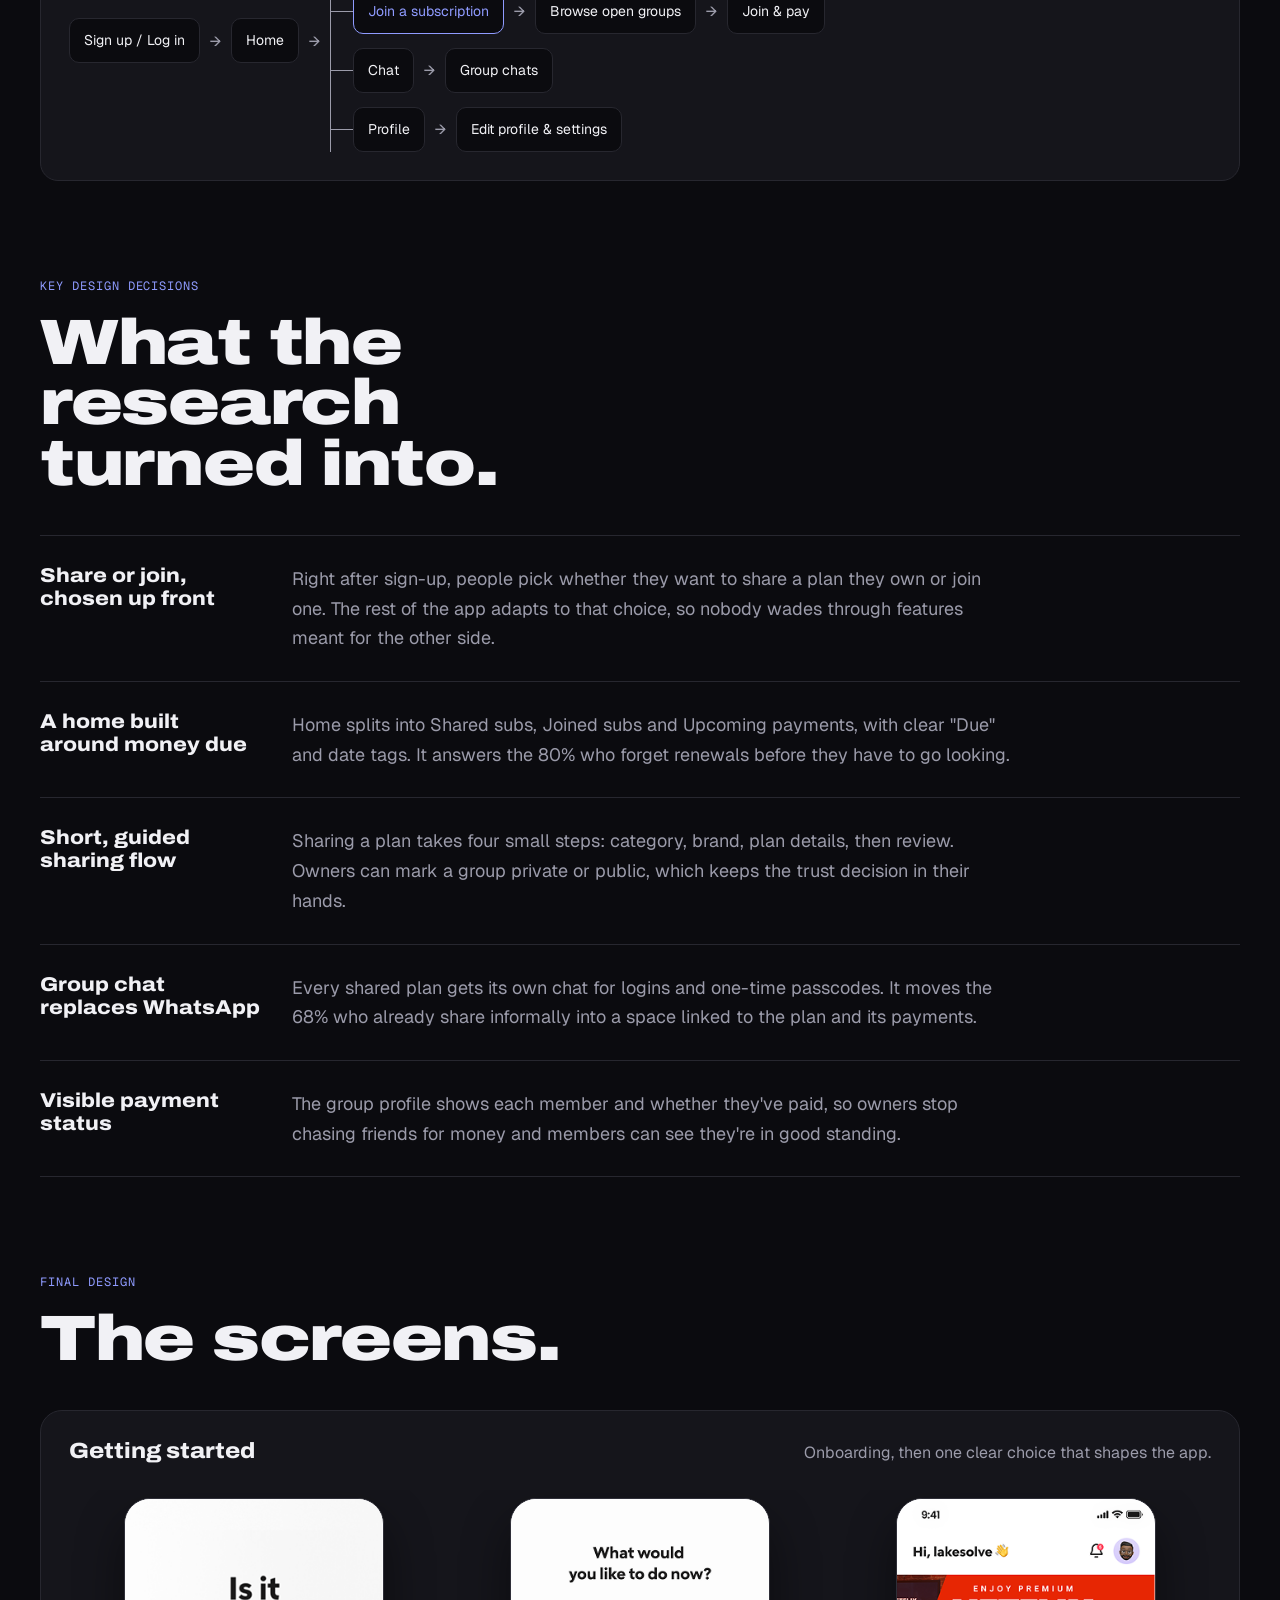
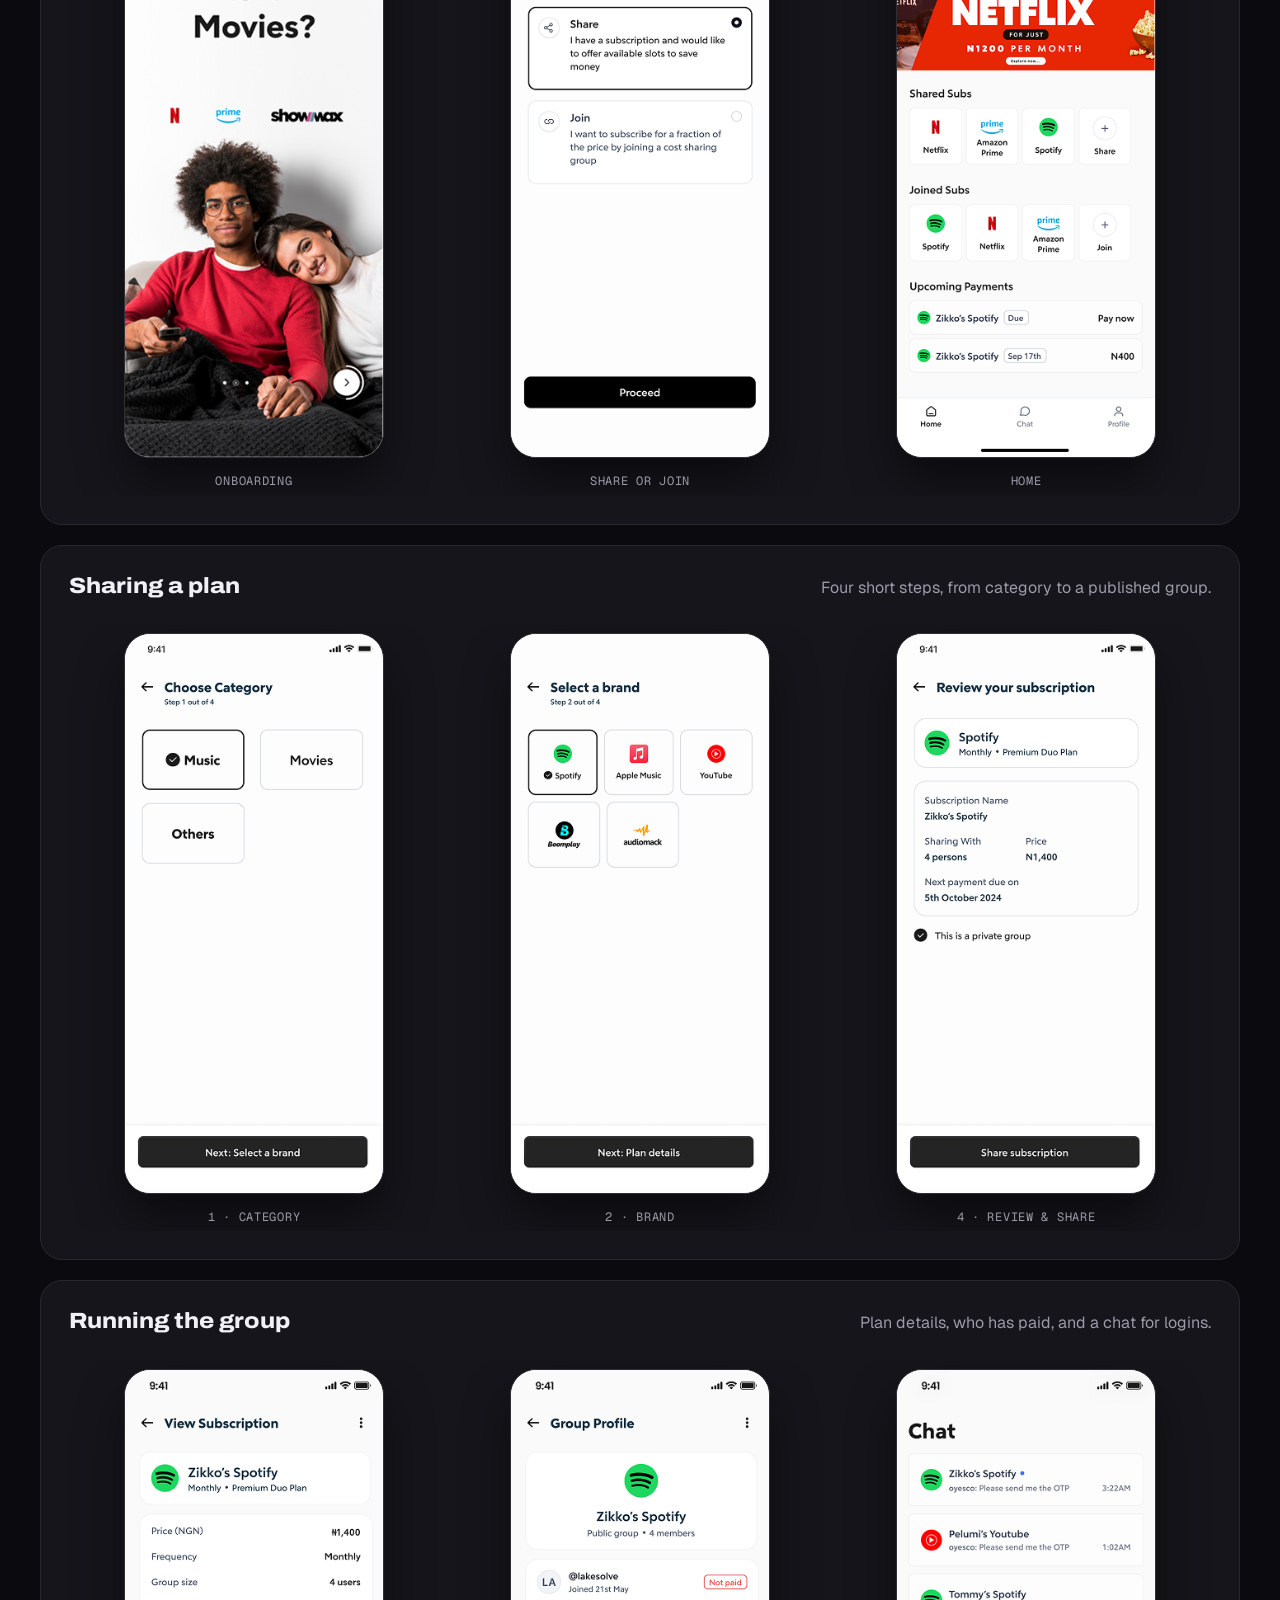
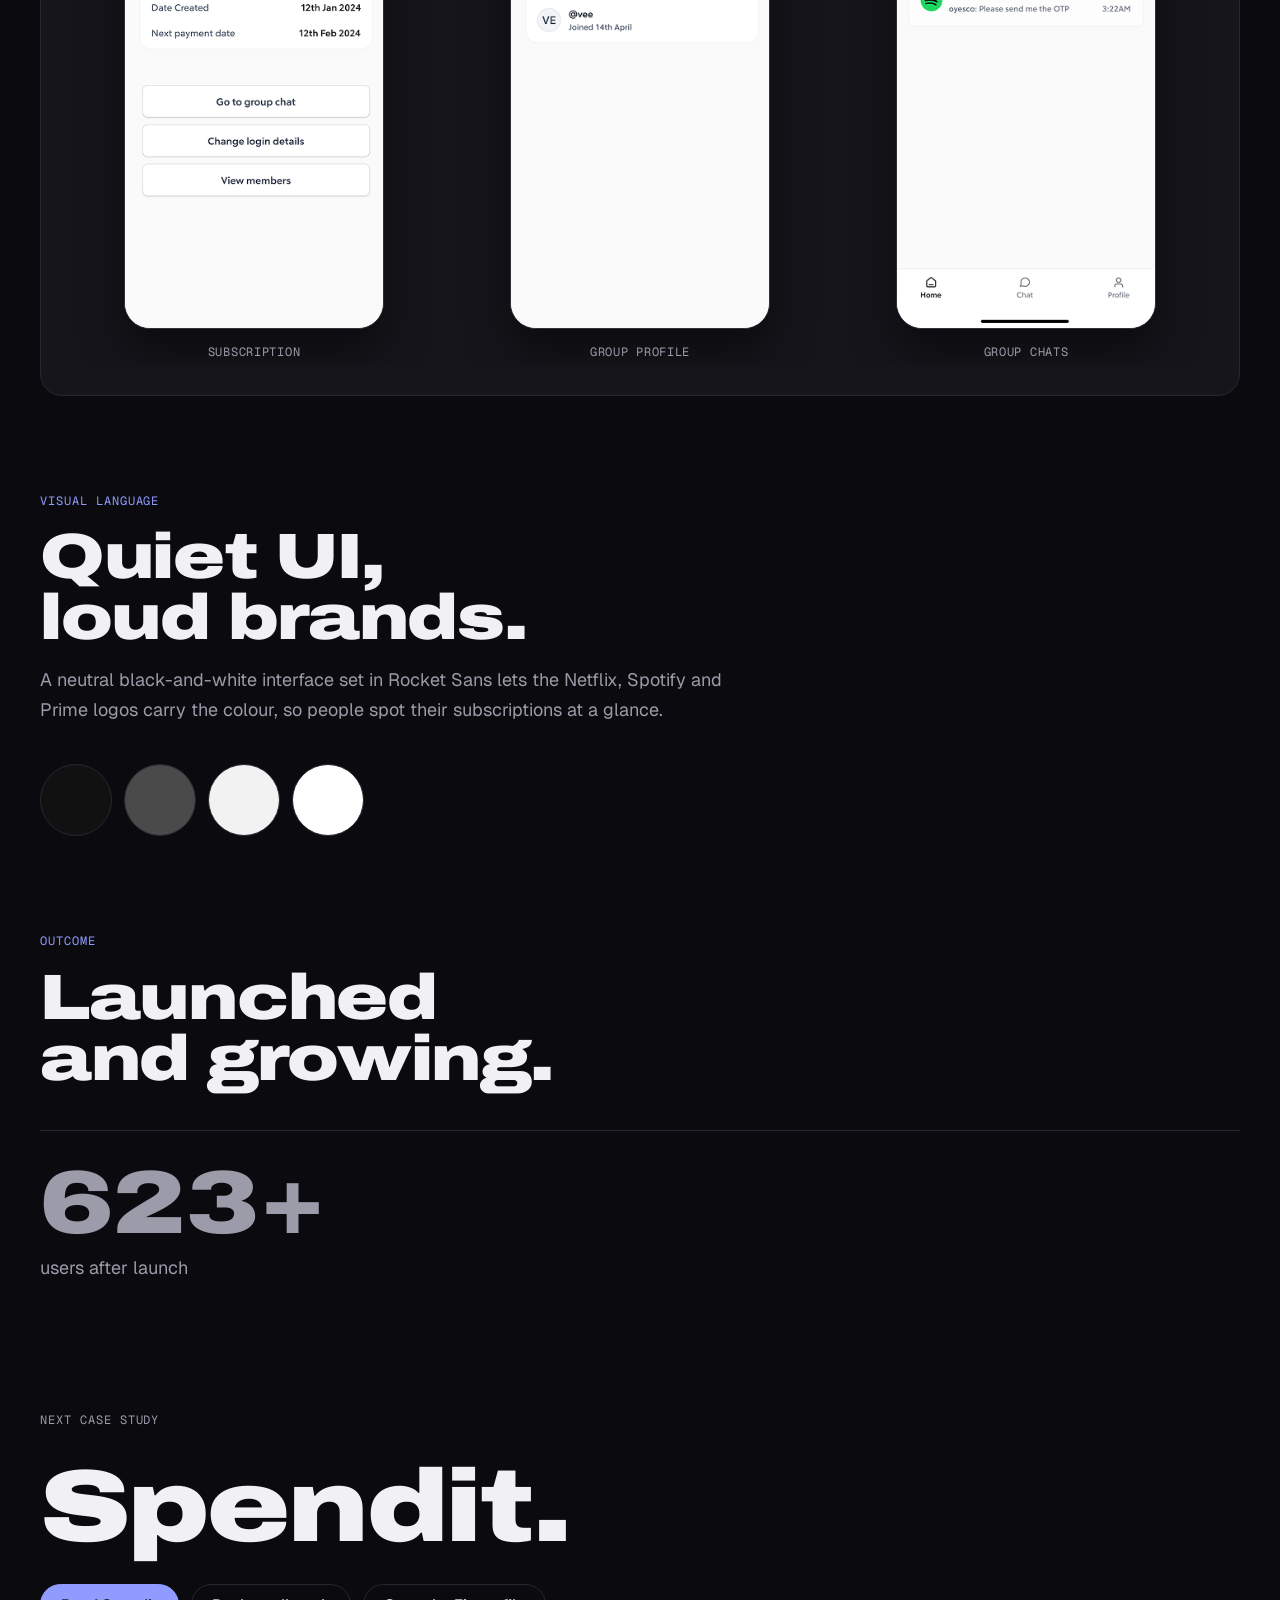
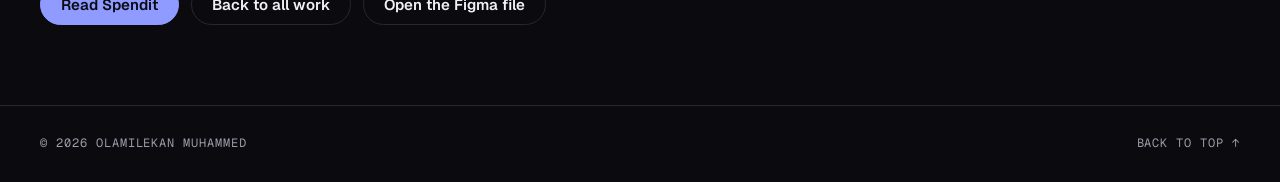
<file: cosub.html>
<!doctype html>
<html lang="en">
<head>
<meta charset="utf-8">
<meta name="viewport" content="width=device-width, initial-scale=1, viewport-fit=cover">
<title>Cosub Case Study · Olamilekan Muhammed</title>
<meta name="description" content="How I designed Cosub, an app for sharing, joining and paying for subscriptions in Nigeria.">
<meta name="theme-color" content="#0b0b0f">
<link rel="icon" href="/favicon.svg" type="image/svg+xml">
<meta property="og:type" content="website">
<meta property="og:url" content="https://olamilekandesign.vercel.app/cosub">
<link rel="canonical" href="https://olamilekandesign.vercel.app/cosub">
<meta property="og:title" content="Cosub Case Study · Olamilekan Muhammed">
<meta property="og:description" content="How I designed Cosub, an app for sharing, joining and paying for subscriptions in Nigeria.">
<meta property="og:image" content="https://olamilekandesign.vercel.app/og-image.png">
<meta name="twitter:card" content="summary_large_image">
<meta name="twitter:title" content="Cosub Case Study · Olamilekan Muhammed">
<meta name="twitter:description" content="How I designed Cosub, an app for sharing, joining and paying for subscriptions in Nigeria.">
<meta name="twitter:image" content="https://olamilekandesign.vercel.app/og-image.png">
<link rel="preconnect" href="https://fonts.googleapis.com">
<link rel="preconnect" href="https://fonts.gstatic.com" crossorigin>
<link rel="stylesheet" href="https://fonts.googleapis.com/css2?family=Archivo:wdth,wght@112..125,700..900&family=Geist:wght@400;500;600&family=Geist+Mono:wght@400;500&display=swap">
<link rel="stylesheet" href="case.css">

<link rel="stylesheet" href="motion.css">
<script src="motion.js" defer></script>
</head>
<body>

<header class="top">
  <div class="wrap">
    <a class="back" href="/#cases">← All work</a>
    <a class="mark" href="/">Olamilekan<span>.</span>design</a>
  </div>
</header>

<main>
  <section class="hero">
    <div class="wrap">
      <div class="hero-copy">
        <span class="label">Case study · Subscriptions · Mobile app</span>
        <h1 class="display">Cosub<span>.</span></h1>
        <p class="lede">Splitting Netflix and Spotify with friends is common in Nigeria, but it runs on WhatsApp groups and trust. I designed Cosub to make <strong>sharing, joining and paying for subscriptions</strong> one simple flow.</p>
      </div>
      <div class="hero-art"><img src="assets/cosub-app-phone.png" alt="Cosub home screen with shared subscriptions, joined subscriptions and upcoming payments"></div>
    </div>
  </section>

  <div class="facts">
    <div class="wrap">
      <div class="fact"><span class="label">Role</span><b>Lead Product Designer</b></div>
      <div class="fact"><span class="label">Duration</span><b>4 months</b></div>
      <div class="fact"><span class="label">Platform</span><b>Mobile app</b></div>
      <div class="fact"><span class="label">Research</span><b>55 surveyed · 15 interviewed</b></div>
    </div>
  </div>

  <div class="wrap">

    <!-- Problem -->
    <section class="sec" id="problem">
      <div class="sec-head read">
        <span class="label">The problem</span>
        <h2 class="display">Subscriptions keep getting pricier. Sharing is messy.</h2>
      </div>
      <div class="prose read">
        <p class="muted">With rising subscription costs in Nigeria and no good way to manage a shared plan, people struggle to:</p>
        <ul class="list">
          <li><strong>Keep track</strong> of several subscriptions across different platforms</li>
          <li><strong>Remember</strong> renewal dates and payment deadlines</li>
          <li><strong>Split costs</strong> with friends or family without chasing them for money</li>
        </ul>
        <p class="muted">The result is overpaying, plans that lapse mid-show, and money wasted on renewals nobody wanted.</p>
      </div>
    </section>

    <!-- Research numbers -->
    <section class="sec" id="research">
      <div class="sec-head read">
        <span class="label">What research showed</span>
        <h2 class="display">Sharing already happens. It just isn't organised.</h2>
      </div>
      <div class="stats">
        <div class="stat"><b>73%</b><span>have more than one digital subscription</span></div>
        <div class="stat"><b>68%</b><span>already share at least one subscription informally</span></div>
        <div class="stat"><b>80%</b><span>forget renewal dates or get hit by surprise auto-renewals</span></div>
      </div>
      <p class="source label">Survey of 55 people aged 20–35, followed by 15 one-to-one interviews</p>

      <div class="grid2" style="margin-top:56px">
        <blockquote><p>“It would be very easy for me if I could manage my subscriptions and sharing in one app.”</p><span class="label">Bolarinwa T. · Student</span></blockquote>
        <blockquote><p>“I share my Netflix and Spotify subscriptions with my friends but they don't pay on time.”</p><span class="label">Anita A. · Student</span></blockquote>
      </div>
    </section>

    <!-- Users -->
    <section class="sec" id="users">
      <div class="sec-head read">
        <span class="label">Who it's for</span>
        <h2 class="display">Three groups, one shared habit.</h2>
      </div>
      <div class="grid3">
        <div class="card"><h3>Students &amp; young professionals</h3><p>Want premium streaming and music without paying full price on a tight budget.</p></div>
        <div class="card"><h3>Families &amp; friend groups</h3><p>Already share accounts and want a fair, formal way to split the bill.</p></div>
        <div class="card"><h3>Freelancers &amp; small teams</h3><p>Share paid tools like Canva, CapCut and VPNs across a few people.</p></div>
      </div>

      <div class="persona" style="margin-top:20px">
        <div class="persona-id">
          <div class="avatar" aria-hidden="true">T</div>
          <div><span class="label">Primary persona</span><h3>Tolu</h3></div>
          <dl><dt>Age</dt><dd>24</dd><dt>Role</dt><dd>Final-year student</dd><dt>Location</dt><dd>Lagos, Nigeria</dd></dl>
          <q>I want to enjoy Netflix and Spotify at an affordable price and get reminders for my subscriptions.</q>
        </div>
        <div class="grid2">
          <div class="card"><span class="label">Goals</span>
            <ul class="list"><li>Get Netflix, Spotify and YouTube Premium for less</li><li>Stop juggling separate payments and renewals</li><li>Find and join trusted sharing groups</li><li>Know when each plan is due</li></ul>
          </div>
          <div class="card"><span class="label">Frustrations</span>
            <ul class="list"><li>Can't afford every plan at full price</li><li>Forgets to renew and loses access mid-show</li><li>No single place to see all her subscriptions</li><li>Worries about being scammed when sharing</li></ul>
          </div>
        </div>
      </div>
    </section>

    <!-- Empathy map -->
    <section class="sec" id="empathy">
      <div class="sec-head read">
        <span class="label">Empathy map</span>
        <h2 class="display">Inside Tolu's head.</h2>
      </div>
      <div class="empathy">
        <div class="quad"><h3>Thinks &amp; feels</h3><ul><li>“I can't afford ₦8,500 for Netflix alone.”</li><li>Frustrated when a plan expires mid-show</li><li>Worried about being scammed by strangers</li></ul></div>
        <div class="quad"><h3>Sees</h3><ul><li>Friends sharing accounts in WhatsApp groups</li><li>Price hikes on Spotify and YouTube Premium</li><li>Ads for premium plans she can't afford</li></ul></div>
        <div class="quad"><h3>Hears</h3><ul><li>“I just joined a Netflix group, it's cheaper.”</li><li>Influencers sharing streaming money hacks</li><li>Friends complaining about streaming costs</li></ul></div>
        <div class="quad"><h3>Says &amp; does</h3><ul><li>“I just want one app to manage everything.”</li><li>Cancels and re-subscribes often</li><li>Asks friends to share logins</li></ul></div>
      </div>
    </section>

    <!-- Process -->
    <section class="sec" id="process">
      <div class="sec-head read">
        <span class="label">Process</span>
        <h2 class="display">Four months, four phases.</h2>
      </div>
      <div class="process">
        <div class="phase"><span class="label">Month 1</span><h3>Ideation</h3><ul><li>Brainstorming</li><li>Desk research</li><li>Early interviews</li></ul></div>
        <div class="phase"><span class="label">Month 2</span><h3>Research &amp; wireframes</h3><ul><li>Interviews and empathy map</li><li>Competitor analysis</li><li>User journeys</li><li>Low-fi A/B testing</li></ul></div>
        <div class="phase"><span class="label">Month 3</span><h3>High-fidelity design</h3><ul><li>Main flows</li><li>Edge cases</li><li>UI documentation</li></ul></div>
        <div class="phase"><span class="label">Month 4</span><h3>Prototype &amp; test</h3><ul><li>Full and edge-case prototypes</li><li>Usability testing</li><li>Feedback and revisions</li></ul></div>
      </div>
    </section>

    <!-- IA -->
    <section class="sec" id="ia">
      <div class="sec-head read">
        <span class="label">Information architecture</span>
        <h2 class="display">Two jobs from one home screen.</h2>
        <p class="muted">Everyone either shares a plan they pay for or joins someone else's. Home branches straight into both, with chat and profile alongside.</p>
      </div>
      <div class="flow-wrap">
        <div class="ia">
          <div class="ia-start"><span class="node">Sign up / Log in</span><span class="arrow">→</span><span class="node">Home</span><span class="arrow">→</span></div>
          <div class="ia-branches">
            <div class="ia-row"><span class="node key">Share a subscription</span><span class="arrow">→</span><span class="node">Set plan details</span><span class="arrow">→</span><span class="node">Confirm &amp; publish</span></div>
            <div class="ia-row"><span class="node key">Join a subscription</span><span class="arrow">→</span><span class="node">Browse open groups</span><span class="arrow">→</span><span class="node">Join &amp; pay</span></div>
            <div class="ia-row"><span class="node">Chat</span><span class="arrow">→</span><span class="node">Group chats</span></div>
            <div class="ia-row"><span class="node">Profile</span><span class="arrow">→</span><span class="node">Edit profile &amp; settings</span></div>
          </div>
        </div>
      </div>
    </section>

    <!-- Decisions -->
    <section class="sec" id="decisions">
      <div class="sec-head read">
        <span class="label">Key design decisions</span>
        <h2 class="display">What the research turned into.</h2>
      </div>
      <div class="decisions">
        <div class="decision"><h3>Share or join, chosen up front</h3><p>Right after sign-up, people pick whether they want to share a plan they own or join one. The rest of the app adapts to that choice, so nobody wades through features meant for the other side.</p></div>
        <div class="decision"><h3>A home built around money due</h3><p>Home splits into Shared subs, Joined subs and Upcoming payments, with clear "Due" and date tags. It answers the 80% who forget renewals before they have to go looking.</p></div>
        <div class="decision"><h3>Short, guided sharing flow</h3><p>Sharing a plan takes four small steps: category, brand, plan details, then review. Owners can mark a group private or public, which keeps the trust decision in their hands.</p></div>
        <div class="decision"><h3>Group chat replaces WhatsApp</h3><p>Every shared plan gets its own chat for logins and one-time passcodes. It moves the 68% who already share informally into a space linked to the plan and its payments.</p></div>
        <div class="decision"><h3>Visible payment status</h3><p>The group profile shows each member and whether they've paid, so owners stop chasing friends for money and members can see they're in good standing.</p></div>
      </div>
    </section>

    <!-- Screens -->
    <section class="sec" id="screens">
      <div class="sec-head read">
        <span class="label">Final design</span>
        <h2 class="display">The screens.</h2>
      </div>
      <div class="screens">
        <section class="flowset">
          <div class="flowset-head"><h3>Getting started</h3><p class="muted">Onboarding, then one clear choice that shapes the app.</p></div>
          <div class="phones">
            <figure><img src="assets/cosub/onboarding.png" alt="Onboarding screen: Is it movies? with Netflix, Prime and Showmax logos"><figcaption>Onboarding</figcaption></figure>
            <figure><img src="assets/cosub/share-or-join.png" alt="Choice screen: share a subscription or join a cost-sharing group"><figcaption>Share or join</figcaption></figure>
            <figure><img src="assets/cosub/home.png" alt="Home screen with shared subs, joined subs and upcoming payments"><figcaption>Home</figcaption></figure>
          </div>
        </section>
        <section class="flowset">
          <div class="flowset-head"><h3>Sharing a plan</h3><p class="muted">Four short steps, from category to a published group.</p></div>
          <div class="phones">
            <figure><img src="assets/cosub/category.png" alt="Step 1 of 4: choose category, music selected"><figcaption>1 · Category</figcaption></figure>
            <figure><img src="assets/cosub/brand.png" alt="Step 2 of 4: select a brand, Spotify selected"><figcaption>2 · Brand</figcaption></figure>
            <figure><img src="assets/cosub/review.png" alt="Review your subscription: Zikko's Spotify, 4 people, ₦1,400, private group"><figcaption>4 · Review &amp; share</figcaption></figure>
          </div>
        </section>
        <section class="flowset">
          <div class="flowset-head"><h3>Running the group</h3><p class="muted">Plan details, who has paid, and a chat for logins.</p></div>
          <div class="phones">
            <figure><img src="assets/cosub/subscription.png" alt="View subscription: price, frequency, group size and next payment date"><figcaption>Subscription</figcaption></figure>
            <figure><img src="assets/cosub/group.png" alt="Group profile listing members and their payment status"><figcaption>Group profile</figcaption></figure>
            <figure><img src="assets/cosub/chat.png" alt="Chat list with a group chat for each shared subscription"><figcaption>Group chats</figcaption></figure>
          </div>
        </section>
      </div>
    </section>

    <!-- Style -->
    <section class="sec" id="style">
      <div class="sec-head read">
        <span class="label">Visual language</span>
        <h2 class="display">Quiet UI, loud brands.</h2>
        <p class="muted">A neutral black-and-white interface set in Rocket Sans lets the Netflix, Spotify and Prime logos carry the colour, so people spot their subscriptions at a glance.</p>
      </div>
      <div class="swatches" aria-label="Colour palette">
        <span class="sw" style="background:#111111"></span><span class="sw" style="background:#4a4a4a"></span><span class="sw" style="background:#f2f2f2"></span><span class="sw" style="background:#ffffff"></span>
      </div>
    </section>

    <!-- Outcome placeholder -->
    <section class="sec" id="outcome">
      <div class="sec-head read">
        <span class="label">Outcome</span>
        <h2 class="display">Launched and growing.</h2>
      </div>
      <div class="stats" style="grid-template-columns:1fr">
        <div class="stat"><b>1,000+</b><span>users after launch</span></div>
      </div>
    </section>
  </div>

  <section class="next">
    <div class="wrap">
      <span class="label">Next case study</span>
      <h2 class="display">Spendit.</h2>
      <div class="next-row">
        <a class="btn solid" href="spendit.html">Read Spendit</a>
        <a class="btn" href="/#work">Back to all work</a>
        <a class="btn" href="https://www.figma.com/proto/vvPW8rlPba2LlOmJa2anfe/Case-Studies?node-id=2-977&amp;scaling=scale-down-width&amp;content-scaling=fixed&amp;page-id=0%3A1" target="_blank" rel="noopener">Open the Figma file</a>
      </div>
    </div>
  </section>
</main>

<footer>
  <div class="wrap">
    <span class="label">© 2026 Olamilekan Muhammed</span>
    <a class="label" href="#" style="text-decoration:none">Back to top ↑</a>
  </div>
</footer>
</body>
</html>
</file>
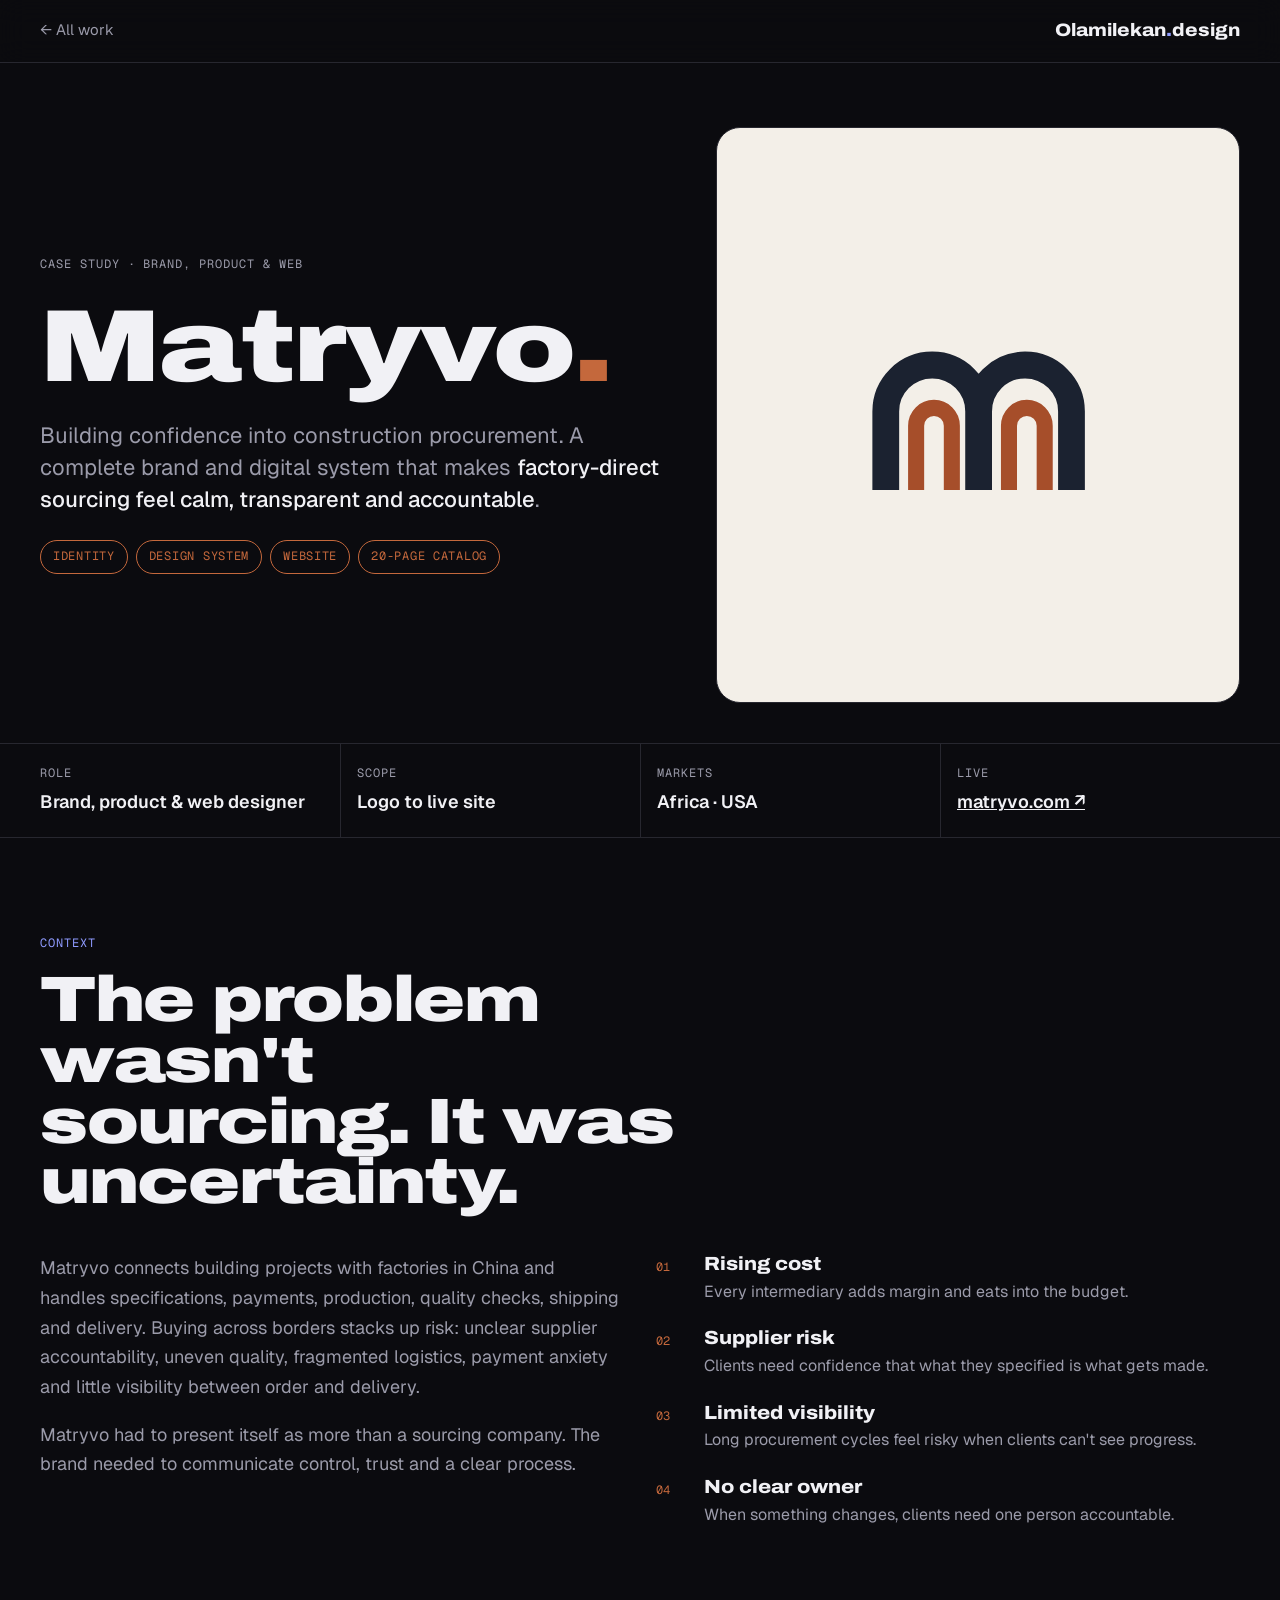
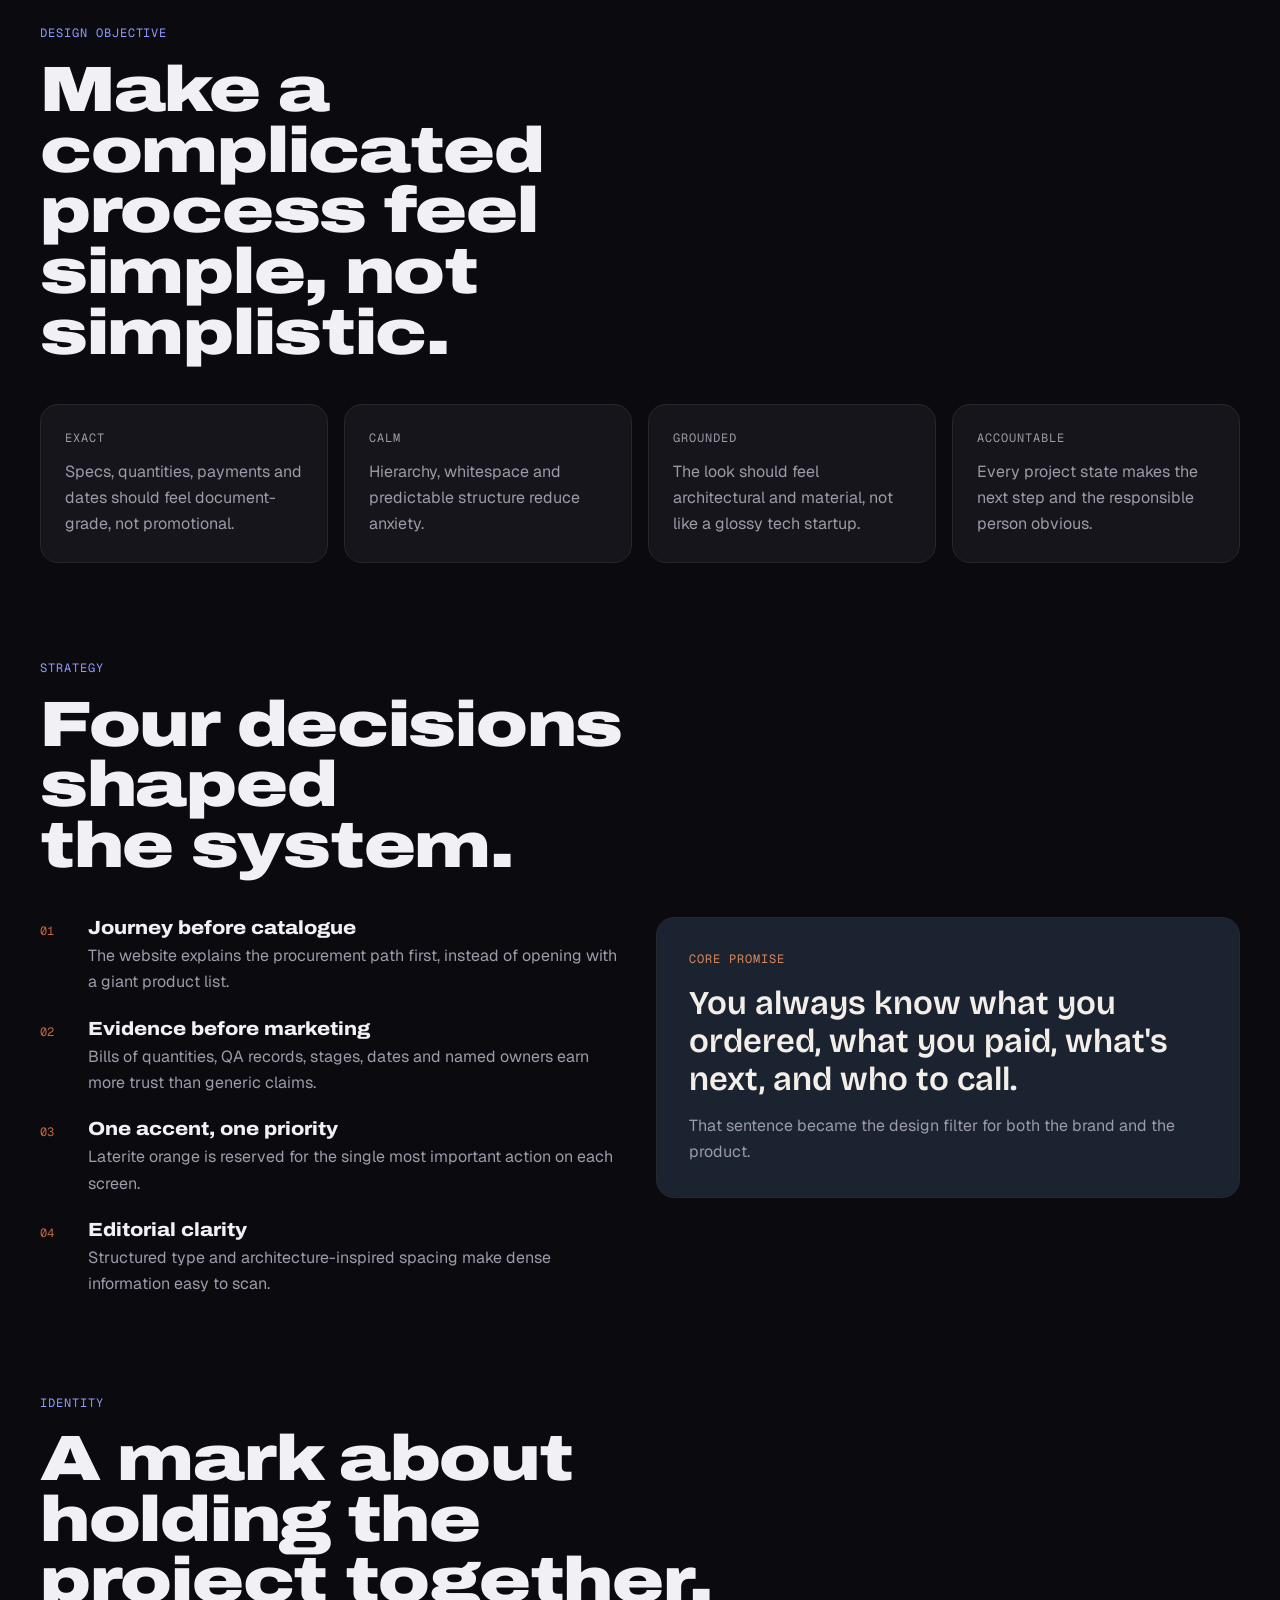
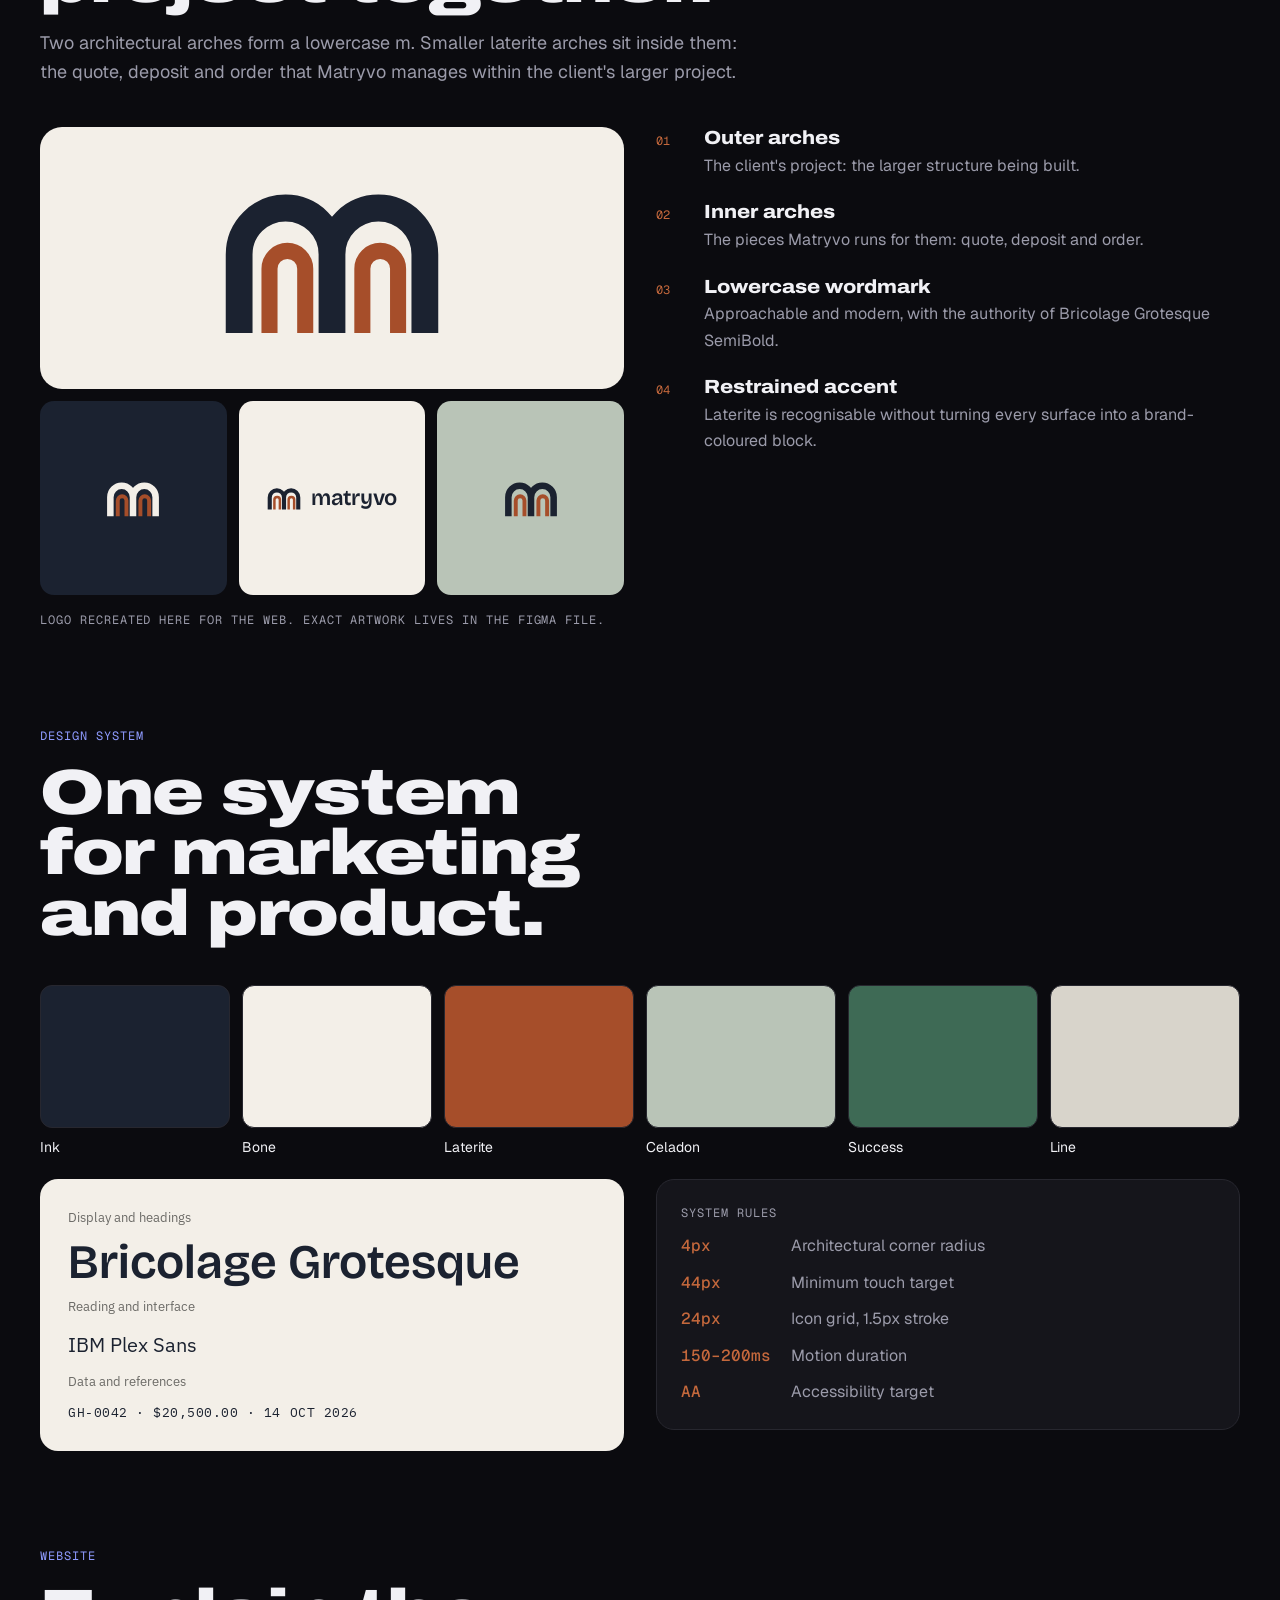
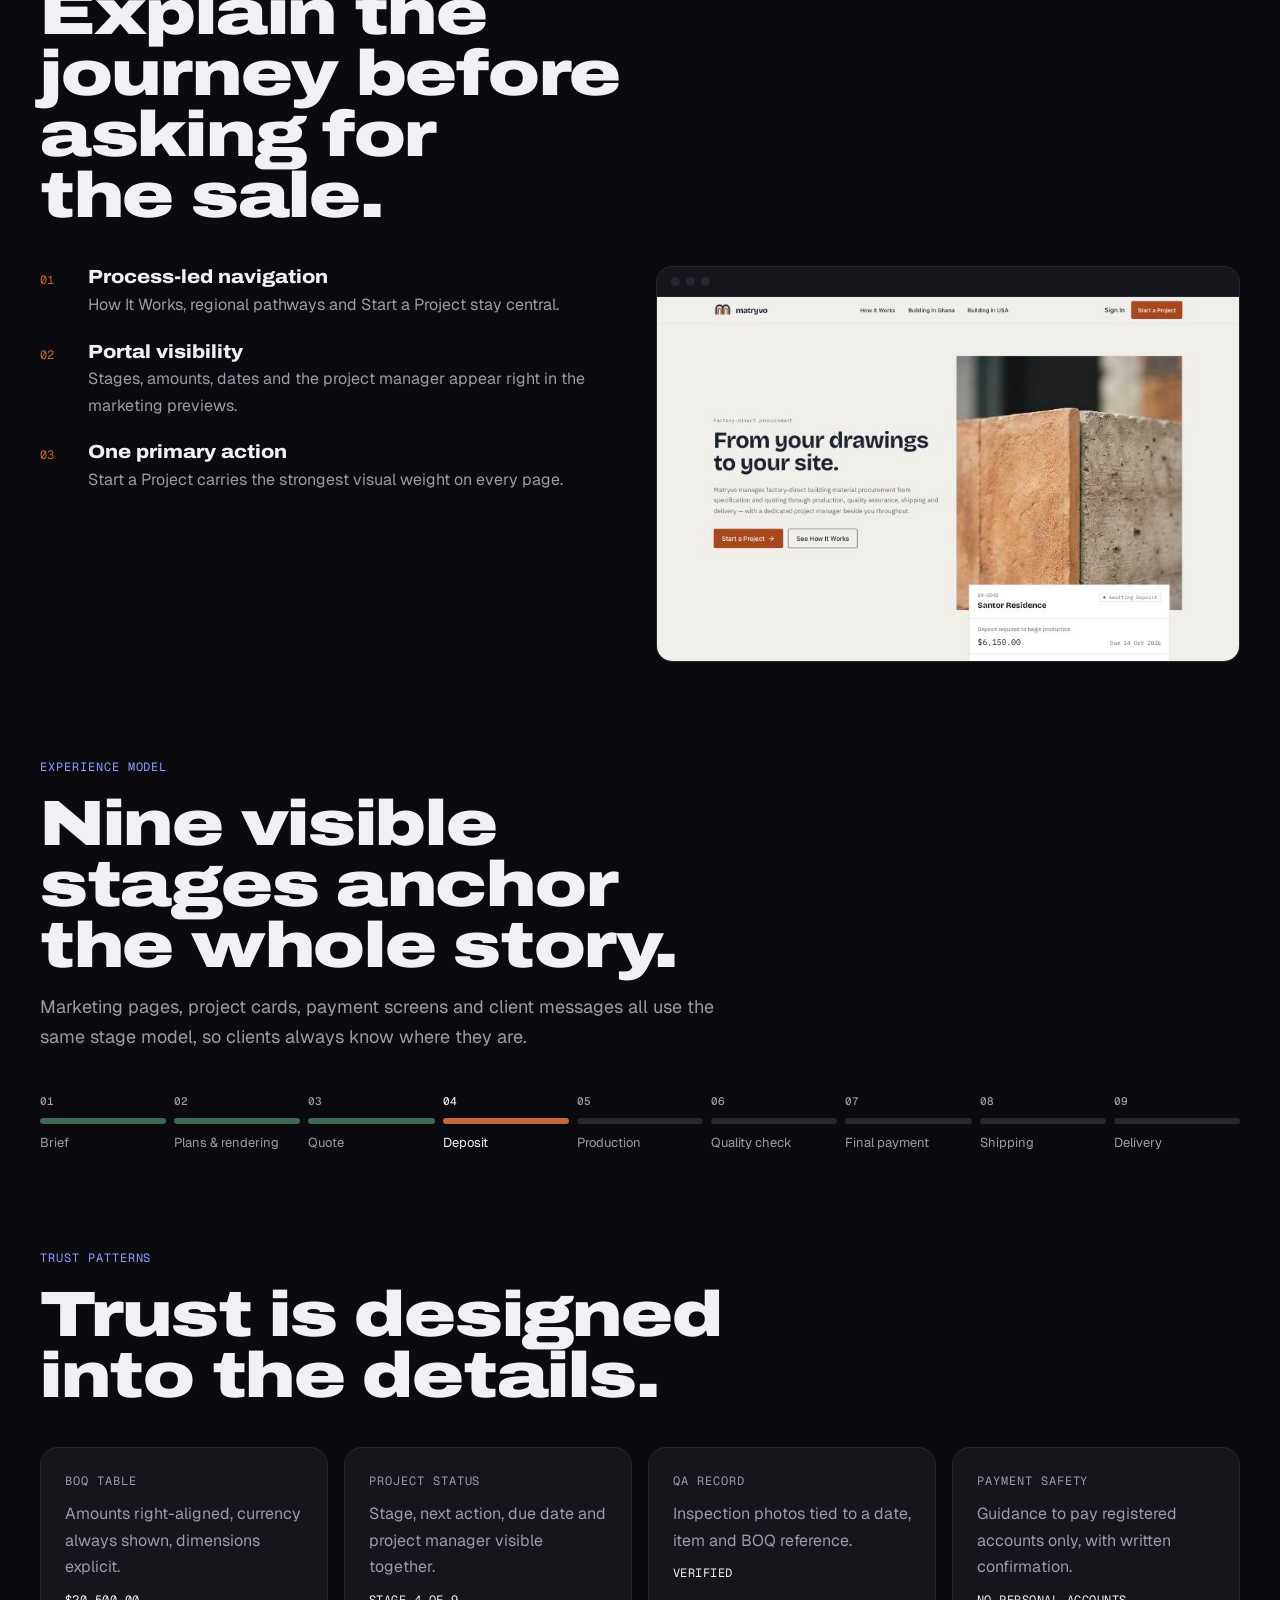
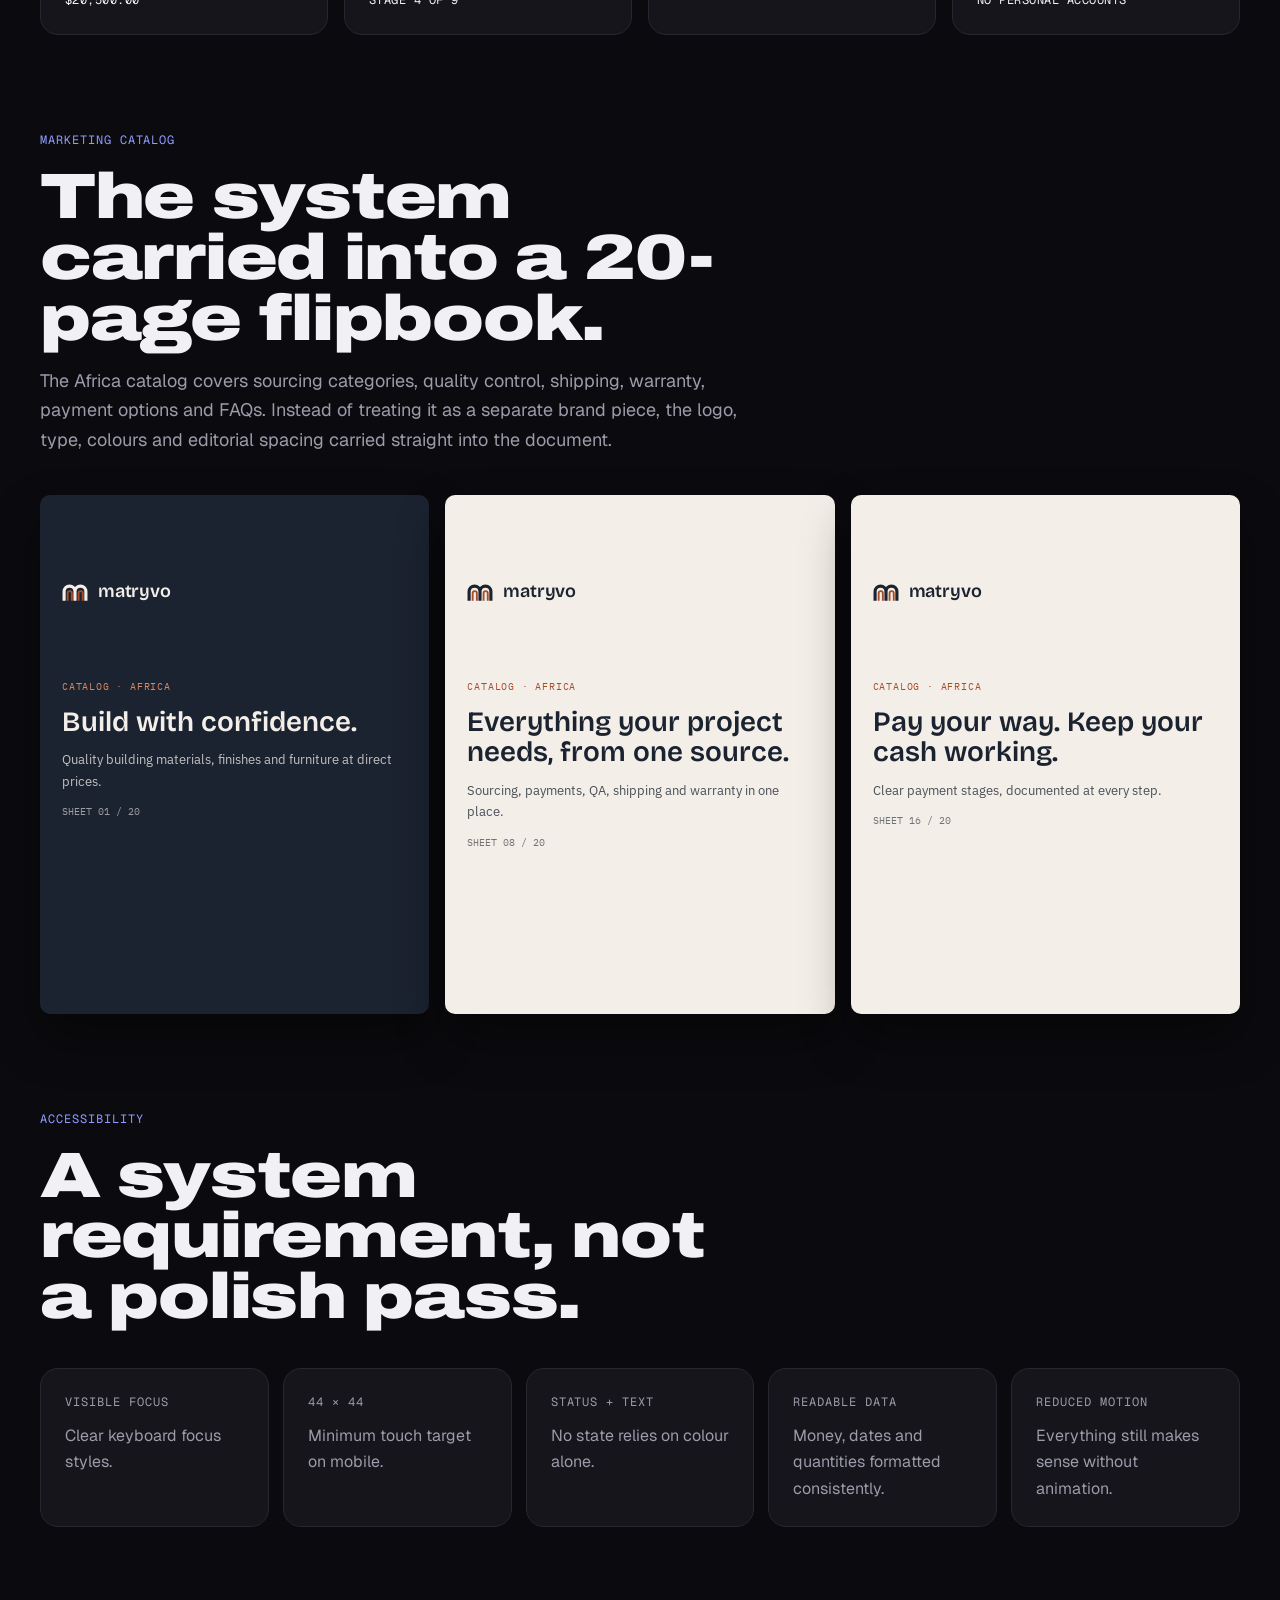
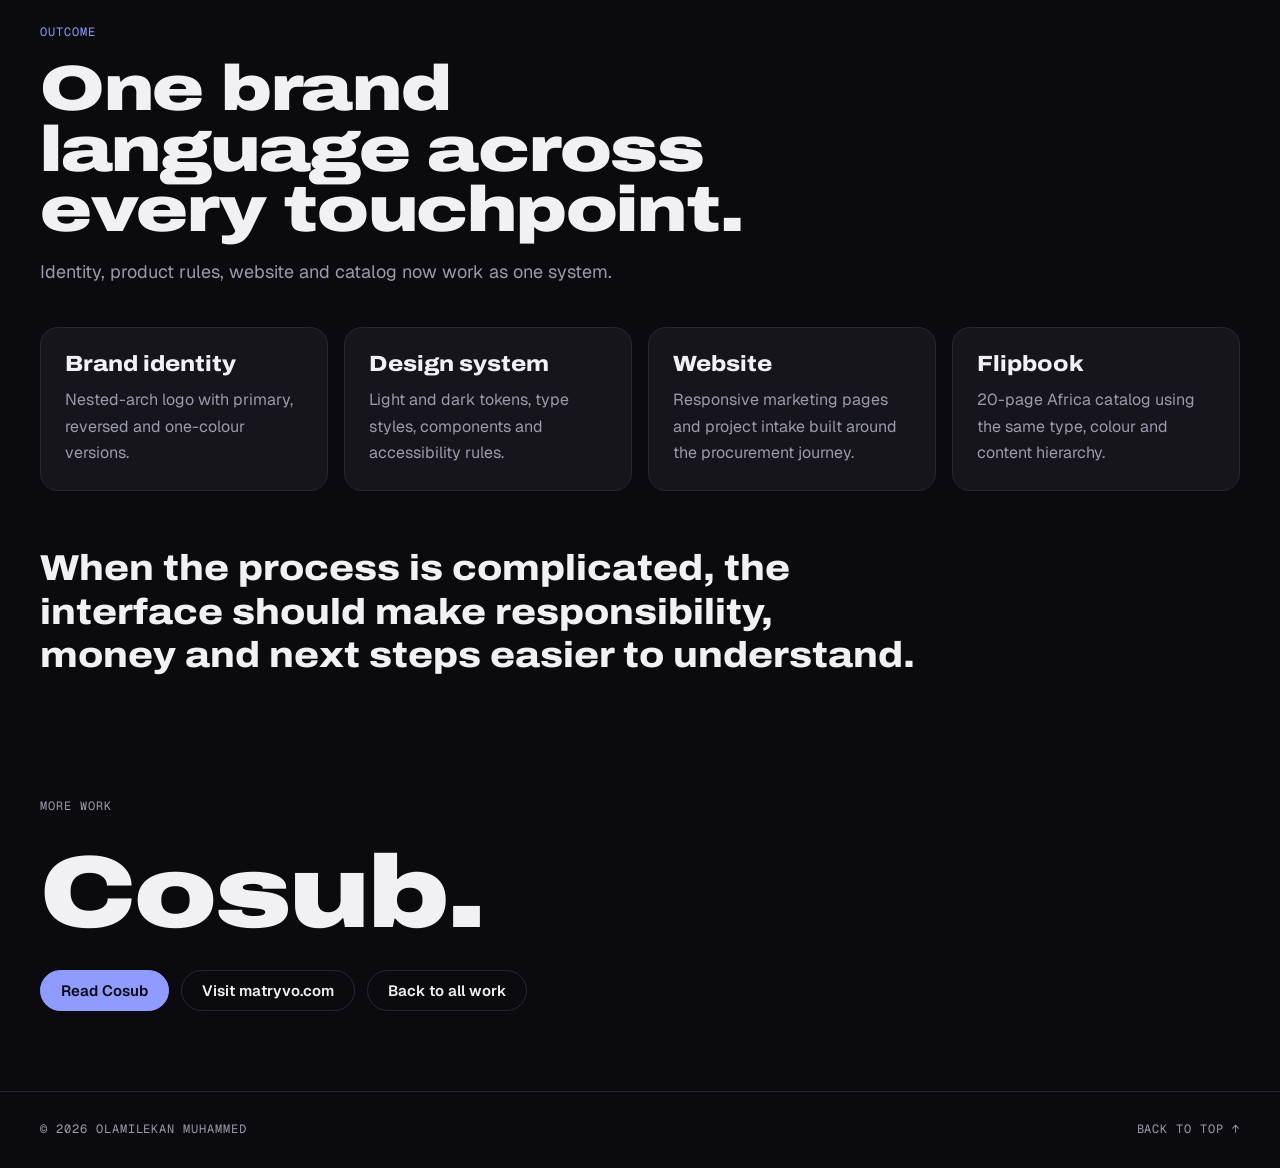
<file: matryvo.html>
<!doctype html>
<html lang="en">
<head>
<meta charset="utf-8">
<meta name="viewport" content="width=device-width, initial-scale=1, viewport-fit=cover">
<title>Matryvo Case Study · Olamilekan Muhammed</title>
<meta name="description" content="Brand identity, design system, website and catalog for Matryvo, a factory-direct construction procurement company.">
<meta name="theme-color" content="#0b0b0f">
<link rel="icon" href="/favicon.svg" type="image/svg+xml">
<meta property="og:type" content="website">
<meta property="og:url" content="https://olamilekandesign.vercel.app/matryvo">
<link rel="canonical" href="https://olamilekandesign.vercel.app/matryvo">
<meta property="og:title" content="Matryvo Case Study · Olamilekan Muhammed">
<meta property="og:description" content="Brand identity, design system, website and catalog for Matryvo, a factory-direct construction procurement company.">
<meta property="og:image" content="https://olamilekandesign.vercel.app/og-image.png">
<meta name="twitter:card" content="summary_large_image">
<meta name="twitter:title" content="Matryvo Case Study · Olamilekan Muhammed">
<meta name="twitter:description" content="Brand identity, design system, website and catalog for Matryvo, a factory-direct construction procurement company.">
<meta name="twitter:image" content="https://olamilekandesign.vercel.app/og-image.png">
<link rel="preconnect" href="https://fonts.googleapis.com">
<link rel="preconnect" href="https://fonts.gstatic.com" crossorigin>
<link rel="stylesheet" href="https://fonts.googleapis.com/css2?family=Archivo:wdth,wght@112..125,700..900&family=Geist:wght@400;500;600&family=Geist+Mono:wght@400;500&family=Bricolage+Grotesque:opsz,wght@12..96,600&family=IBM+Plex+Sans:wght@400;500&family=IBM+Plex+Mono:wght@500&display=swap">
<link rel="stylesheet" href="case.css">
<style>
/* Matryvo brand tokens, used for brand specimens on this page */
:root {
  --brand: #c4683c;
  --art: #2b2016;
  --m-ink: #1b2230;
  --m-bone: #f3efe8;
  --m-laterite: #a64e2a;
  --m-celadon: #b9c4b7;
  --m-success: #3e6a55;
  --m-line: #d8d4cb;
  --m-display: "Bricolage Grotesque", "Archivo", sans-serif;
  --m-body: "IBM Plex Sans", "Helvetica Neue", Arial, sans-serif;
  --m-mono: "IBM Plex Mono", ui-monospace, Menlo, monospace;
}
.hero-art.brand { background: var(--m-bone); padding: 0; place-items: center; }
.hero-art.brand svg { width: 52%; height: auto; }
.chips { display: flex; flex-wrap: wrap; gap: 8px; }
.chip { font-family: var(--mono); font-size: 12px; letter-spacing: .06em; text-transform: uppercase; padding: 6px 12px; border: 1px solid var(--brand); color: var(--brand); border-radius: 999px; }

.promise { border-radius: 18px; background: var(--m-ink); border: 1px solid var(--line); padding: 32px; display: grid; gap: 14px; align-content: start; }
.promise p.big { font-family: var(--m-display); font-weight: 600; font-size: clamp(24px, 2.6vw, 34px); line-height: 1.15; color: var(--m-bone); }
.split { display: grid; grid-template-columns: 1fr 1fr; gap: 32px; align-items: start; }
.numbered { list-style: none; margin: 0; padding: 0; display: grid; gap: 22px; counter-reset: n; }
.numbered li { display: grid; grid-template-columns: 36px 1fr; gap: 4px 12px; counter-increment: n; }
.numbered li::before { content: counter(n, decimal-leading-zero); font-family: var(--mono); font-size: 12px; color: var(--brand); padding-top: 5px; grid-row: span 2; }
.numbered h3 { font-size: 19px; }
.numbered p { color: var(--dust); font-size: 16px; }

.logo-panel { border-radius: 22px; background: var(--m-bone); display: grid; place-items: center; padding: 56px 24px; }
.logo-panel svg { width: min(260px, 70%); height: auto; }
.logo-row { display: grid; grid-template-columns: repeat(3, 1fr); gap: 12px; margin-top: 12px; }
.logo-row div { border-radius: 14px; display: grid; place-items: center; padding: 22px; }
.logo-row svg { width: 54px; height: auto; }
.lockup { display: flex; align-items: center; gap: 10px; font-family: var(--m-display); font-weight: 600; font-size: 22px; letter-spacing: -.01em; }
.lockup svg { width: 34px; height: auto; }

.palette { display: grid; grid-template-columns: repeat(6, 1fr); gap: 12px; }
.palette div { display: grid; gap: 8px; font-size: 14px; }
.palette i { display: block; aspect-ratio: 4 / 3; border-radius: 12px; border: 1px solid var(--line); }
.type-card { border-radius: 18px; background: var(--m-bone); color: var(--m-ink); padding: 28px; display: grid; gap: 10px; }
.type-card .d { font-family: var(--m-display); font-weight: 600; font-size: clamp(30px, 4vw, 48px); line-height: 1; }
.type-card .b { font-family: var(--m-body); font-size: 20px; }
.type-card .m { font-family: var(--m-mono); font-size: 13px; letter-spacing: .04em; }
.type-card small { color: #6b6a66; font-family: var(--m-body); font-size: 13px; }
.rules { display: grid; grid-template-columns: auto 1fr; gap: 10px 20px; font-size: 16px; }
.rules b { font-family: var(--mono); font-weight: 500; color: var(--brand); font-variant-numeric: tabular-nums; }
.rules span { color: var(--dust); }

.browser { display: block; border-radius: 16px; overflow: hidden; border: 1px solid var(--line); background: var(--plate); }
.browser .bar-top { display: flex; gap: 6px; padding: 10px 14px; border-bottom: 1px solid var(--line); }
.browser .bar-top i { width: 9px; height: 9px; border-radius: 50%; background: var(--line); }
.browser img { width: 100%; }

.stages { display: grid; grid-template-columns: repeat(9, 1fr); gap: 8px; }
.stages div { display: grid; gap: 8px; font-size: 13px; color: var(--dust); min-width: 0; }
.stages i { display: block; height: 6px; border-radius: 3px; background: var(--line); }
.stages .done i { background: var(--m-success); }
.stages .now i { background: var(--brand); }
.stages .now { color: var(--paper); }
.stages b { font-family: var(--mono); font-weight: 500; font-size: 11px; }
.stages-wrap { overflow-x: auto; }
.stages-wrap .stages { min-width: 720px; }

.grid4 { display: grid; grid-template-columns: repeat(4, 1fr); gap: 16px; }
.grid5 { display: grid; grid-template-columns: repeat(5, 1fr); gap: 14px; }
.card .tagline { font-family: var(--mono); font-size: 12px; color: var(--paper); letter-spacing: .04em; }

.sheets { display: grid; grid-template-columns: repeat(3, 1fr); gap: 16px; }
.sheet { aspect-ratio: 3 / 4; border-radius: 10px; padding: 22px; display: grid; align-content: start; gap: 12px; background: var(--m-bone); color: var(--m-ink); font-family: var(--m-body); box-shadow: 0 24px 48px rgba(0,0,0,.4); min-width: 0; }
.sheet.dark { background: var(--m-ink); color: var(--m-bone); }
.sheet .kicker { font-family: var(--m-mono); font-size: 10px; letter-spacing: .08em; color: var(--m-laterite); text-transform: uppercase; }
.sheet.dark .kicker { color: #d9895f; }
.sheet h4 { margin: 0; font-family: var(--m-display); font-weight: 600; font-size: clamp(20px, 2.2vw, 28px); line-height: 1.08; }
.sheet p { font-size: 13px; opacity: .78; }
.sheet .foot { margin-top: auto; font-family: var(--m-mono); font-size: 10px; opacity: .6; }
.sheet .lockup { font-size: 18px; }
.sheet .lockup svg { width: 26px; }

.closing { font-family: var(--display); font-stretch: 112%; font-weight: 800; font-size: clamp(24px, 3vw, 36px); line-height: 1.2; max-width: 30em; text-wrap: balance; }

@media (max-width: 900px) {
  .split, .grid4 { grid-template-columns: 1fr 1fr; }
  .split { grid-template-columns: 1fr; }
  .palette { grid-template-columns: repeat(3, 1fr); }
  .grid5 { grid-template-columns: 1fr 1fr; }
  .sheets { grid-template-columns: 1fr 1fr; }
}
@media (max-width: 560px) {
  .grid4, .grid5 { grid-template-columns: 1fr; }
  .sheets { grid-template-columns: 1fr; }
  .sheet { aspect-ratio: auto; min-height: 320px; }
}
</style>
<link rel="stylesheet" href="motion.css">
<script src="motion.js" defer></script>
</head>
<body>

<svg width="0" height="0" style="position:absolute" aria-hidden="true">
  <symbol id="m-mark" viewBox="0 0 124 84">
    <path d="M9 84V40a26 26 0 0 1 52 0v44M61 84V40a26 26 0 0 1 52 0v44" fill="none" stroke="currentColor" stroke-width="15" transform="translate(1 0)"/>
    <path d="M26 84V48a10 10 0 0 1 20 0v36M78 84V48a10 10 0 0 1 20 0v36" fill="none" stroke="#a64e2a" stroke-width="9" transform="translate(1 0)"/>
  </symbol>
</svg>

<header class="top">
  <div class="wrap">
    <a class="back" href="/#brand">← All work</a>
    <a class="mark" href="/">Olamilekan<span>.</span>design</a>
  </div>
</header>

<main>
  <section class="hero">
    <div class="wrap">
      <div class="hero-copy">
        <span class="label">Case study · Brand, product &amp; web</span>
        <h1 class="display">Matryvo<span>.</span></h1>
        <p class="lede">Building confidence into construction procurement. A complete brand and digital system that makes <strong>factory-direct sourcing feel calm, transparent and accountable</strong>.</p>
        <div class="chips"><span class="chip">Identity</span><span class="chip">Design system</span><span class="chip">Website</span><span class="chip">20-page catalog</span></div>
      </div>
      <div class="hero-art brand"><svg role="img" aria-label="Matryvo logo mark" style="color:#1b2230"><use href="#m-mark"/></svg></div>
    </div>
  </section>

  <div class="facts">
    <div class="wrap">
      <div class="fact"><span class="label">Role</span><b>Brand, product &amp; web designer</b></div>
      <div class="fact"><span class="label">Scope</span><b>Logo to live site</b></div>
      <div class="fact"><span class="label">Markets</span><b>Africa · USA</b></div>
      <div class="fact"><span class="label">Live</span><b><a href="https://matryvo.com/" target="_blank" rel="noopener">matryvo.com ↗</a></b></div>
    </div>
  </div>

  <div class="wrap">

    <!-- Context -->
    <section class="sec" id="context">
      <div class="sec-head read">
        <span class="label">Context</span>
        <h2 class="display">The problem wasn't sourcing. It was uncertainty.</h2>
      </div>
      <div class="split">
        <div class="prose">
          <p class="muted">Matryvo connects building projects with factories in China and handles specifications, payments, production, quality checks, shipping and delivery. Buying across borders stacks up risk: unclear supplier accountability, uneven quality, fragmented logistics, payment anxiety and little visibility between order and delivery.</p>
          <p class="muted">Matryvo had to present itself as more than a sourcing company. The brand needed to communicate control, trust and a clear process.</p>
        </div>
        <ol class="numbered">
          <li><h3>Rising cost</h3><p>Every intermediary adds margin and eats into the budget.</p></li>
          <li><h3>Supplier risk</h3><p>Clients need confidence that what they specified is what gets made.</p></li>
          <li><h3>Limited visibility</h3><p>Long procurement cycles feel risky when clients can't see progress.</p></li>
          <li><h3>No clear owner</h3><p>When something changes, clients need one person accountable.</p></li>
        </ol>
      </div>
    </section>

    <!-- Objective -->
    <section class="sec" id="objective">
      <div class="sec-head read">
        <span class="label">Design objective</span>
        <h2 class="display">Make a complicated process feel simple, not simplistic.</h2>
      </div>
      <div class="grid4">
        <div class="card"><span class="label">Exact</span><p>Specs, quantities, payments and dates should feel document-grade, not promotional.</p></div>
        <div class="card"><span class="label">Calm</span><p>Hierarchy, whitespace and predictable structure reduce anxiety.</p></div>
        <div class="card"><span class="label">Grounded</span><p>The look should feel architectural and material, not like a glossy tech startup.</p></div>
        <div class="card"><span class="label">Accountable</span><p>Every project state makes the next step and the responsible person obvious.</p></div>
      </div>
    </section>

    <!-- Strategy -->
    <section class="sec" id="strategy">
      <div class="sec-head read">
        <span class="label">Strategy</span>
        <h2 class="display">Four decisions shaped the system.</h2>
      </div>
      <div class="split">
        <ol class="numbered">
          <li><h3>Journey before catalogue</h3><p>The website explains the procurement path first, instead of opening with a giant product list.</p></li>
          <li><h3>Evidence before marketing</h3><p>Bills of quantities, QA records, stages, dates and named owners earn more trust than generic claims.</p></li>
          <li><h3>One accent, one priority</h3><p>Laterite orange is reserved for the single most important action on each screen.</p></li>
          <li><h3>Editorial clarity</h3><p>Structured type and architecture-inspired spacing make dense information easy to scan.</p></li>
        </ol>
        <div class="promise">
          <span class="label" style="color:#d9895f">Core promise</span>
          <p class="big">You always know what you ordered, what you paid, what's next, and who to call.</p>
          <p class="muted" style="font-size:16px">That sentence became the design filter for both the brand and the product.</p>
        </div>
      </div>
    </section>

    <!-- Identity -->
    <section class="sec" id="identity">
      <div class="sec-head read">
        <span class="label">Identity</span>
        <h2 class="display">A mark about holding the project together.</h2>
        <p class="muted">Two architectural arches form a lowercase m. Smaller laterite arches sit inside them: the quote, deposit and order that Matryvo manages within the client's larger project.</p>
      </div>
      <div class="split">
        <div>
          <div class="logo-panel"><svg role="img" aria-label="Matryvo primary mark" style="color:#1b2230"><use href="#m-mark"/></svg></div>
          <div class="logo-row">
            <div style="background:var(--m-ink)"><svg aria-label="Reversed mark" role="img" style="color:#f3efe8"><use href="#m-mark"/></svg></div>
            <div style="background:var(--m-bone)"><span class="lockup" style="color:var(--m-ink)"><svg aria-hidden="true" style="color:#1b2230"><use href="#m-mark"/></svg>matryvo</span></div>
            <div style="background:var(--m-celadon)"><svg aria-label="Mark on celadon" role="img" style="color:#1b2230"><use href="#m-mark"/></svg></div>
          </div>
        </div>
        <ol class="numbered">
          <li><h3>Outer arches</h3><p>The client's project: the larger structure being built.</p></li>
          <li><h3>Inner arches</h3><p>The pieces Matryvo runs for them: quote, deposit and order.</p></li>
          <li><h3>Lowercase wordmark</h3><p>Approachable and modern, with the authority of Bricolage Grotesque SemiBold.</p></li>
          <li><h3>Restrained accent</h3><p>Laterite is recognisable without turning every surface into a brand-coloured block.</p></li>
        </ol>
      </div>
      <p class="label" style="margin-top:16px">Logo recreated here for the web. Exact artwork lives in the Figma file.</p>
    </section>

    <!-- Design system -->
    <section class="sec" id="system">
      <div class="sec-head read">
        <span class="label">Design system</span>
        <h2 class="display">One system for marketing and product.</h2>
      </div>
      <div class="palette" aria-label="Colour palette">
        <div><i style="background:var(--m-ink)"></i>Ink</div>
        <div><i style="background:var(--m-bone)"></i>Bone</div>
        <div><i style="background:var(--m-laterite)"></i>Laterite</div>
        <div><i style="background:var(--m-celadon)"></i>Celadon</div>
        <div><i style="background:var(--m-success)"></i>Success</div>
        <div><i style="background:var(--m-line)"></i>Line</div>
      </div>
      <div class="split" style="margin-top:20px">
        <div class="type-card">
          <small>Display and headings</small><span class="d">Bricolage Grotesque</span>
          <small>Reading and interface</small><span class="b">IBM Plex Sans</span>
          <small>Data and references</small><span class="m">GH-0042 · $20,500.00 · 14 OCT 2026</span>
        </div>
        <div class="card">
          <span class="label">System rules</span>
          <div class="rules">
            <b>4px</b><span>Architectural corner radius</span>
            <b>44px</b><span>Minimum touch target</span>
            <b>24px</b><span>Icon grid, 1.5px stroke</span>
            <b>150–200ms</b><span>Motion duration</span>
            <b>AA</b><span>Accessibility target</span>
          </div>
        </div>
      </div>
    </section>

    <!-- Website -->
    <section class="sec" id="website">
      <div class="sec-head read">
        <span class="label">Website</span>
        <h2 class="display">Explain the journey before asking for the sale.</h2>
      </div>
      <div class="split">
        <ol class="numbered">
          <li><h3>Process-led navigation</h3><p>How It Works, regional pathways and Start a Project stay central.</p></li>
          <li><h3>Portal visibility</h3><p>Stages, amounts, dates and the project manager appear right in the marketing previews.</p></li>
          <li><h3>One primary action</h3><p>Start a Project carries the strongest visual weight on every page.</p></li>
          <li><h3>Mobile-first clarity</h3><p>Dense information is summarised for small screens, not just shrunk.</p></li>
        </ol>
        <a class="browser" href="https://matryvo.com/" target="_blank" rel="noopener" aria-label="Open matryvo.com">
          <div class="bar-top"><i></i><i></i><i></i></div>
          <img src="assets/matryvo.jpg" alt="Matryvo homepage: From your drawings to your site, with a project card awaiting deposit">
        </a>
      </div>
    </section>

    <!-- Stages -->
    <section class="sec" id="stages">
      <div class="sec-head read">
        <span class="label">Experience model</span>
        <h2 class="display">Nine visible stages anchor the whole story.</h2>
        <p class="muted">Marketing pages, project cards, payment screens and client messages all use the same stage model, so clients always know where they are.</p>
      </div>
      <div class="stages-wrap">
        <div class="stages" role="list" aria-label="Project stages, example at stage 4 of 9">
          <div class="done" role="listitem"><b>01</b><i></i>Brief</div>
          <div class="done" role="listitem"><b>02</b><i></i>Plans &amp; rendering</div>
          <div class="done" role="listitem"><b>03</b><i></i>Quote</div>
          <div class="now" role="listitem"><b>04</b><i></i>Deposit</div>
          <div role="listitem"><b>05</b><i></i>Production</div>
          <div role="listitem"><b>06</b><i></i>Quality check</div>
          <div role="listitem"><b>07</b><i></i>Final payment</div>
          <div role="listitem"><b>08</b><i></i>Shipping</div>
          <div role="listitem"><b>09</b><i></i>Delivery</div>
        </div>
      </div>
    </section>

    <!-- Trust -->
    <section class="sec" id="trust">
      <div class="sec-head read">
        <span class="label">Trust patterns</span>
        <h2 class="display">Trust is designed into the details.</h2>
      </div>
      <div class="grid4">
        <div class="card"><span class="label">BOQ table</span><p>Amounts right-aligned, currency always shown, dimensions explicit.</p><span class="tagline">$20,500.00</span></div>
        <div class="card"><span class="label">Project status</span><p>Stage, next action, due date and project manager visible together.</p><span class="tagline">STAGE 4 OF 9</span></div>
        <div class="card"><span class="label">QA record</span><p>Inspection photos tied to a date, item and BOQ reference.</p><span class="tagline">VERIFIED</span></div>
        <div class="card"><span class="label">Payment safety</span><p>Guidance to pay registered accounts only, with written confirmation.</p><span class="tagline">NO PERSONAL ACCOUNTS</span></div>
      </div>
    </section>

    <!-- Catalog -->
    <section class="sec" id="catalog">
      <div class="sec-head read">
        <span class="label">Marketing catalog</span>
        <h2 class="display">The system carried into a 20-page flipbook.</h2>
        <p class="muted">The Africa catalog covers sourcing categories, quality control, shipping, warranty, payment options and FAQs. Instead of treating it as a separate brand piece, the logo, type, colours and editorial spacing carried straight into the document.</p>
      </div>
      <div class="sheets">
        <div class="sheet dark"><span class="lockup"><svg aria-hidden="true" style="color:#f3efe8"><use href="#m-mark"/></svg>matryvo</span><span class="kicker">Catalog · Africa</span><h4>Build with confidence.</h4><p>Quality building materials, finishes and furniture at direct prices.</p><span class="foot">SHEET 01 / 20</span></div>
        <div class="sheet"><span class="lockup"><svg aria-hidden="true" style="color:#1b2230"><use href="#m-mark"/></svg>matryvo</span><span class="kicker">Catalog · Africa</span><h4>Everything your project needs, from one source.</h4><p>Sourcing, payments, QA, shipping and warranty in one place.</p><span class="foot">SHEET 08 / 20</span></div>
        <div class="sheet"><span class="lockup"><svg aria-hidden="true" style="color:#1b2230"><use href="#m-mark"/></svg>matryvo</span><span class="kicker">Catalog · Africa</span><h4>Pay your way. Keep your cash working.</h4><p>Clear payment stages, documented at every step.</p><span class="foot">SHEET 16 / 20</span></div>
      </div>
    </section>

    <!-- Accessibility -->
    <section class="sec" id="a11y">
      <div class="sec-head read">
        <span class="label">Accessibility</span>
        <h2 class="display">A system requirement, not a polish pass.</h2>
      </div>
      <div class="grid5">
        <div class="card"><span class="label">Visible focus</span><p>Clear keyboard focus styles.</p></div>
        <div class="card"><span class="label">44 × 44</span><p>Minimum touch target on mobile.</p></div>
        <div class="card"><span class="label">Status + text</span><p>No state relies on colour alone.</p></div>
        <div class="card"><span class="label">Readable data</span><p>Money, dates and quantities formatted consistently.</p></div>
        <div class="card"><span class="label">Reduced motion</span><p>Everything still makes sense without animation.</p></div>
      </div>
    </section>

    <!-- Outcome -->
    <section class="sec" id="outcome">
      <div class="sec-head read">
        <span class="label">Outcome</span>
        <h2 class="display">One brand language across every touchpoint.</h2>
        <p class="muted">Identity, product rules, website and catalog now work as one system.</p>
      </div>
      <div class="grid4">
        <div class="card"><h3>Brand identity</h3><p>Nested-arch logo with primary, reversed and one-colour versions.</p></div>
        <div class="card"><h3>Design system</h3><p>Light and dark tokens, type styles, components and accessibility rules.</p></div>
        <div class="card"><h3>Website</h3><p>Responsive marketing pages and project intake built around the procurement journey.</p></div>
        <div class="card"><h3>Flipbook</h3><p>20-page Africa catalog using the same type, colour and content hierarchy.</p></div>
      </div>
      <p class="closing" style="margin-top:56px">When the process is complicated, the interface should make responsibility, money and next steps easier to understand.</p>
    </section>
  </div>

  <section class="next">
    <div class="wrap">
      <span class="label">More work</span>
      <h2 class="display">Cosub.</h2>
      <div class="next-row">
        <a class="btn solid" href="cosub.html">Read Cosub</a>
        <a class="btn" href="https://matryvo.com/" target="_blank" rel="noopener">Visit matryvo.com</a>
        <a class="btn" href="/#work">Back to all work</a>
      </div>
    </div>
  </section>
</main>

<footer>
  <div class="wrap">
    <span class="label">© 2026 Olamilekan Muhammed</span>
    <a class="label" href="#" style="text-decoration:none">Back to top ↑</a>
  </div>
</footer>
</body>
</html>
</file>
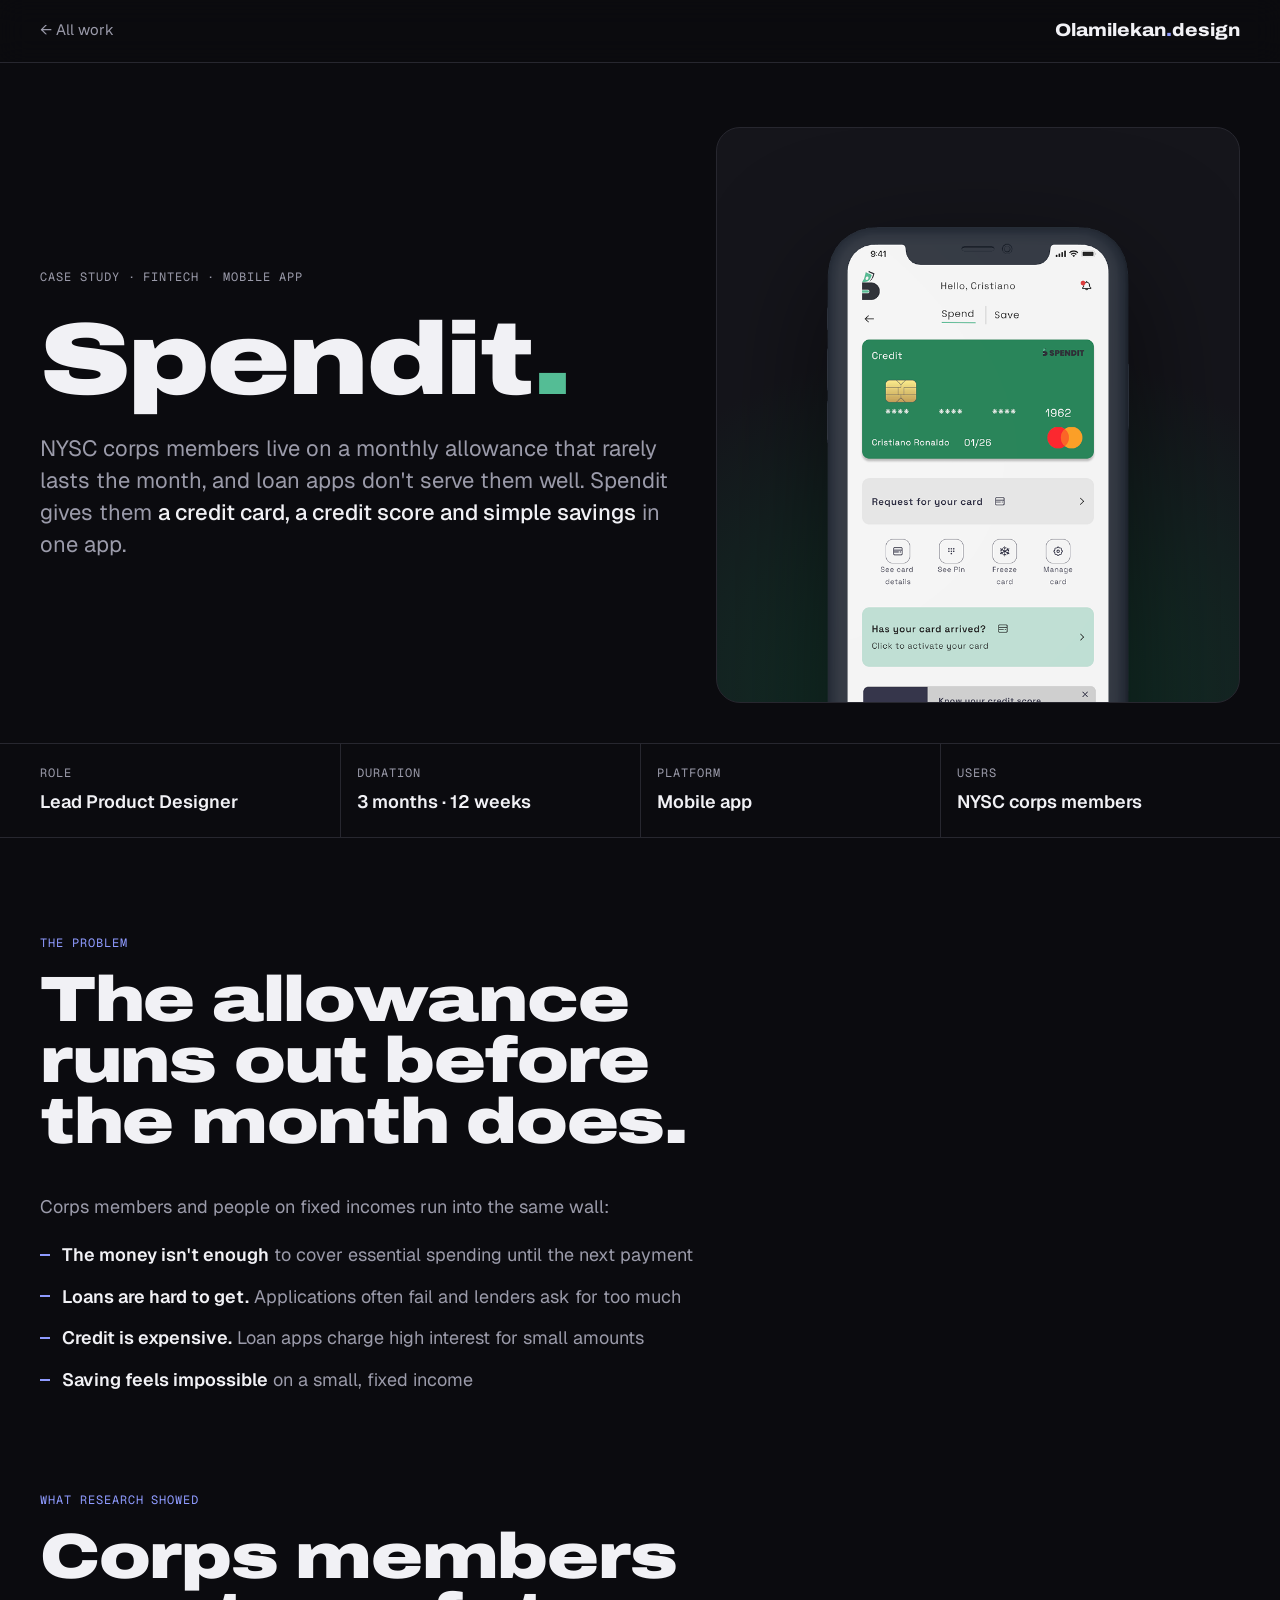
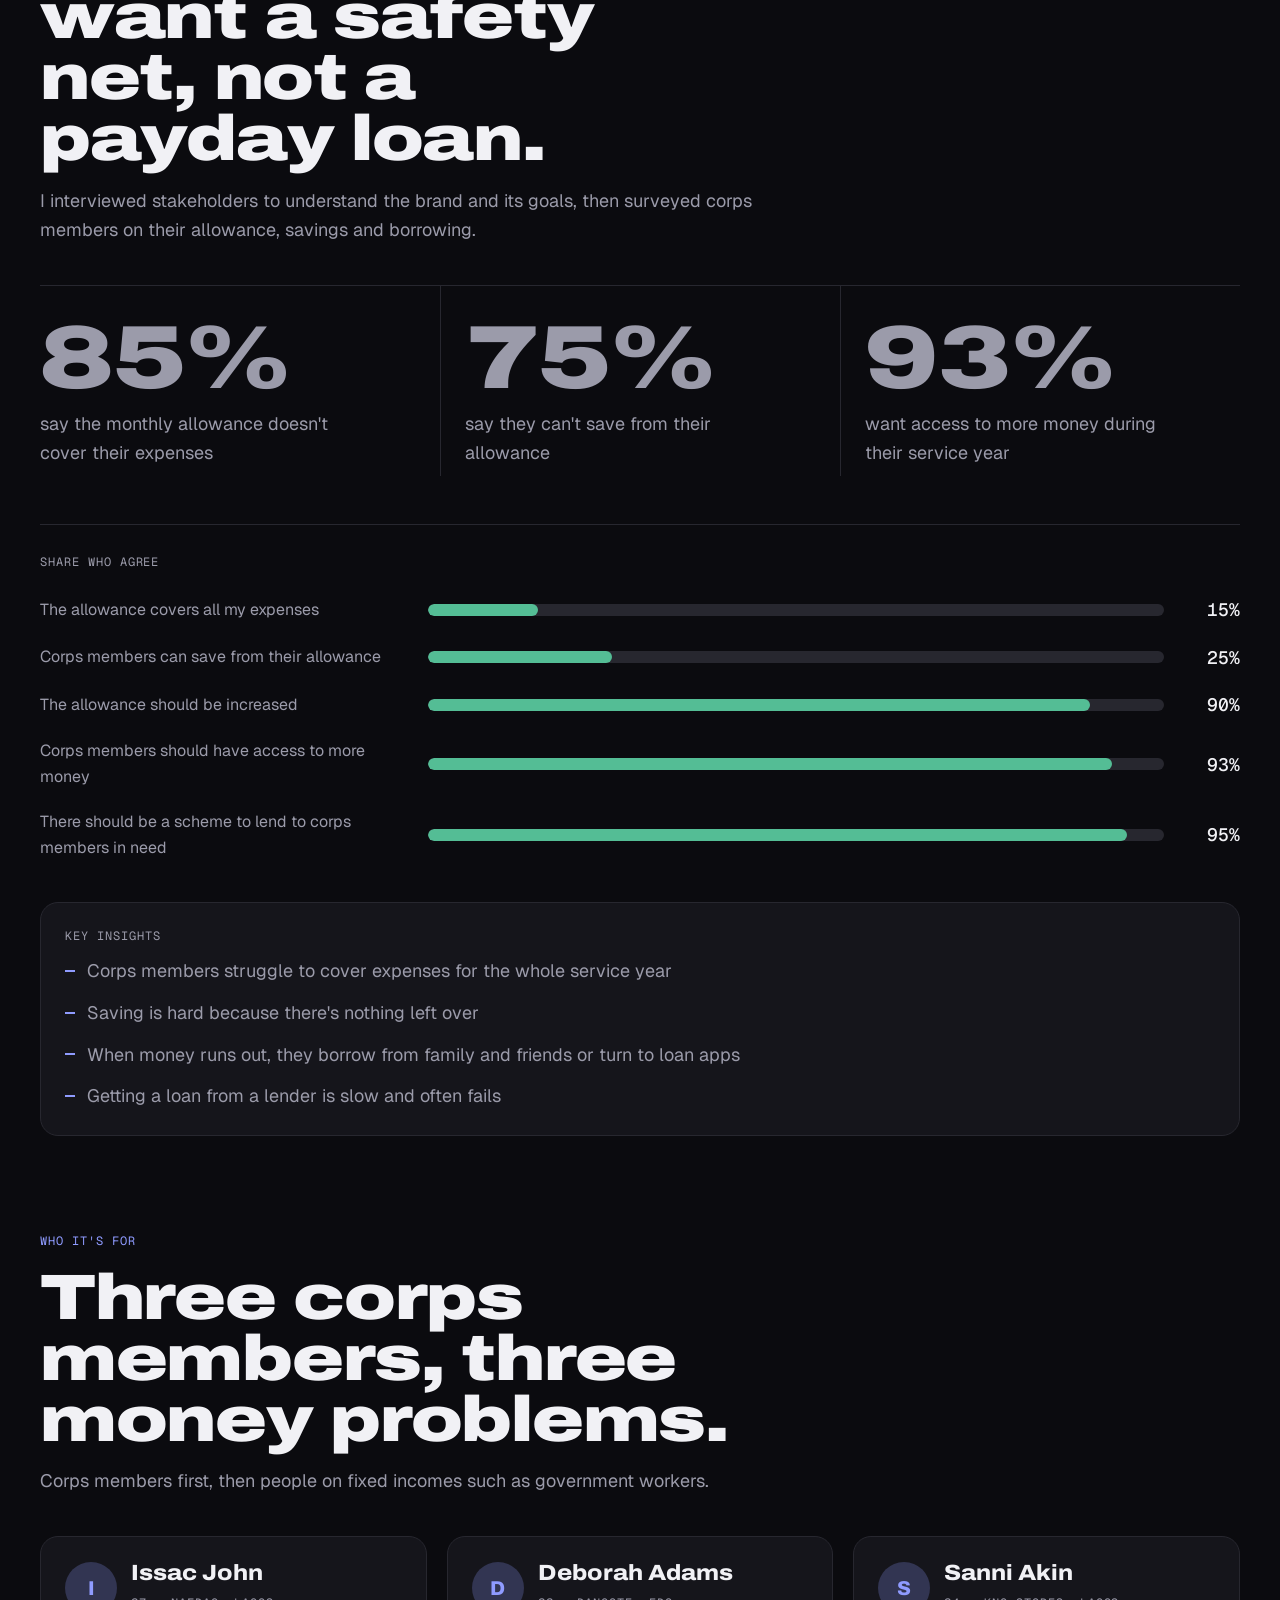
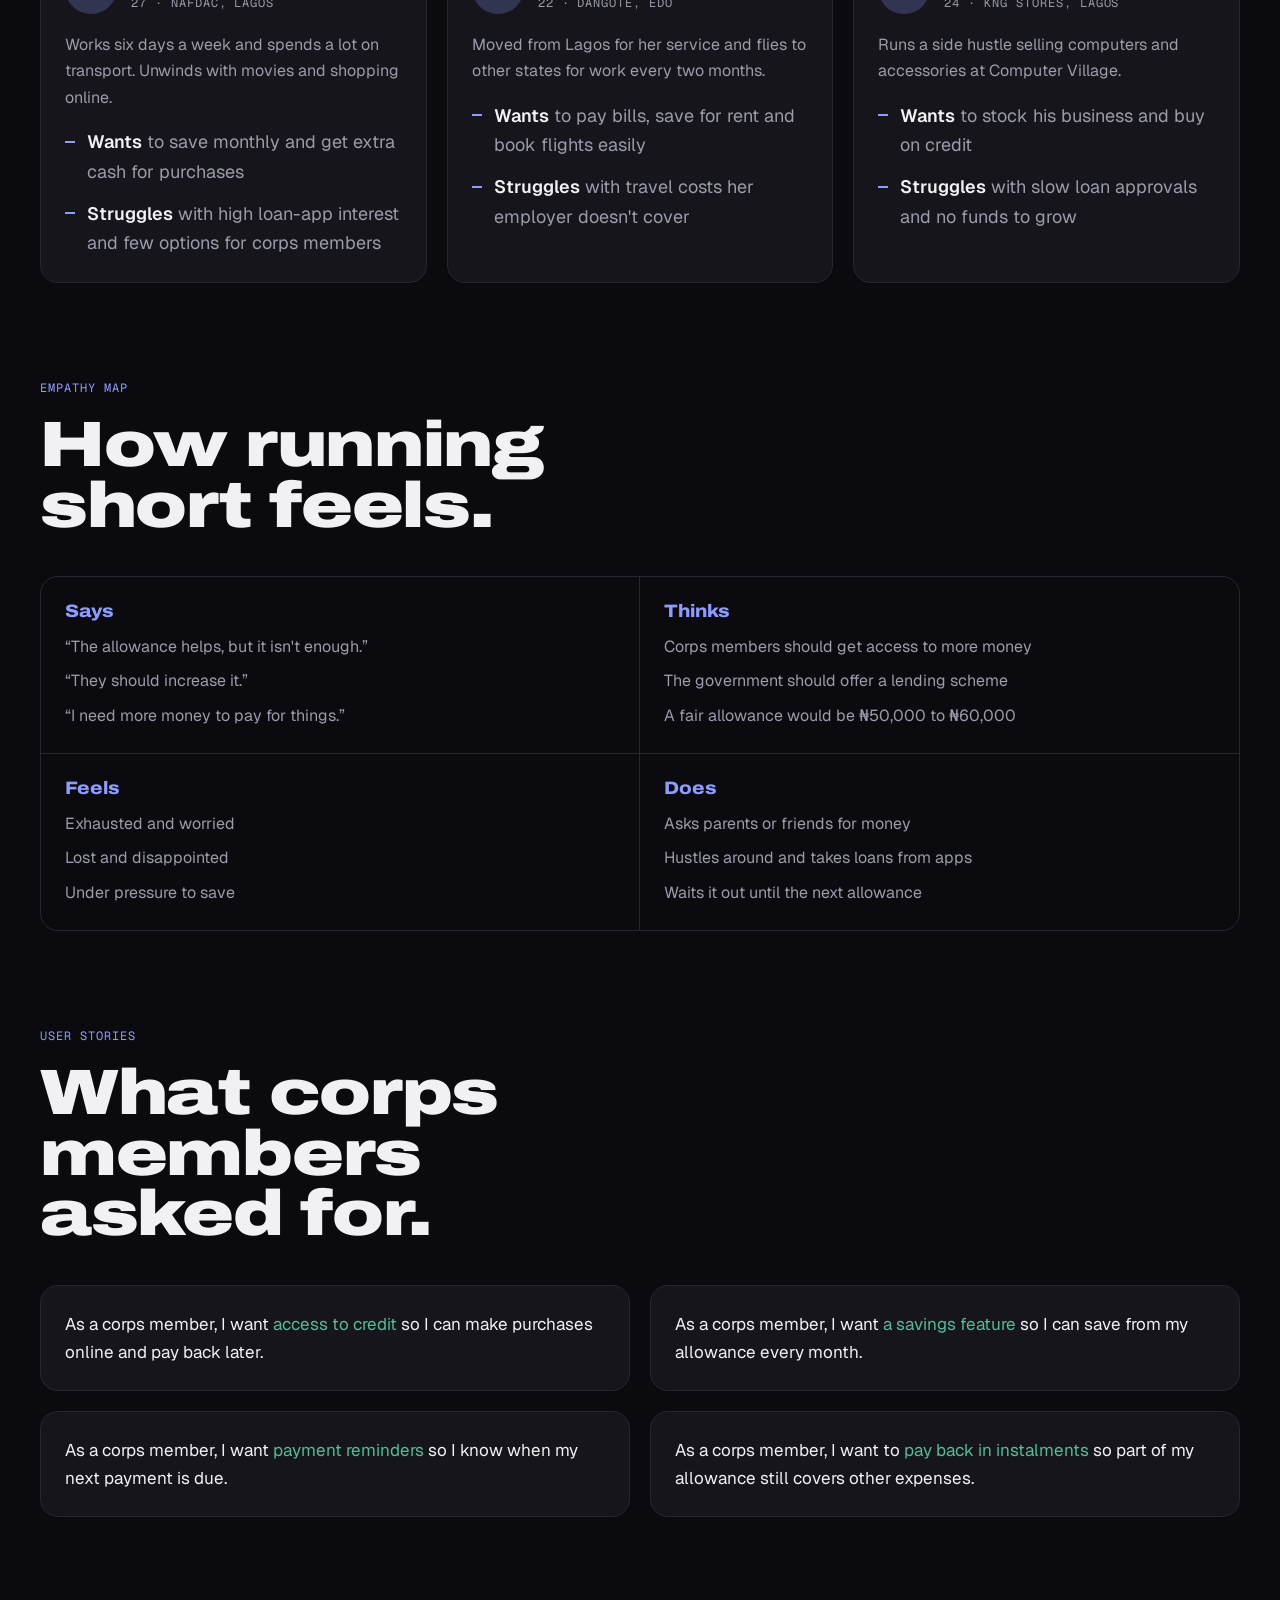
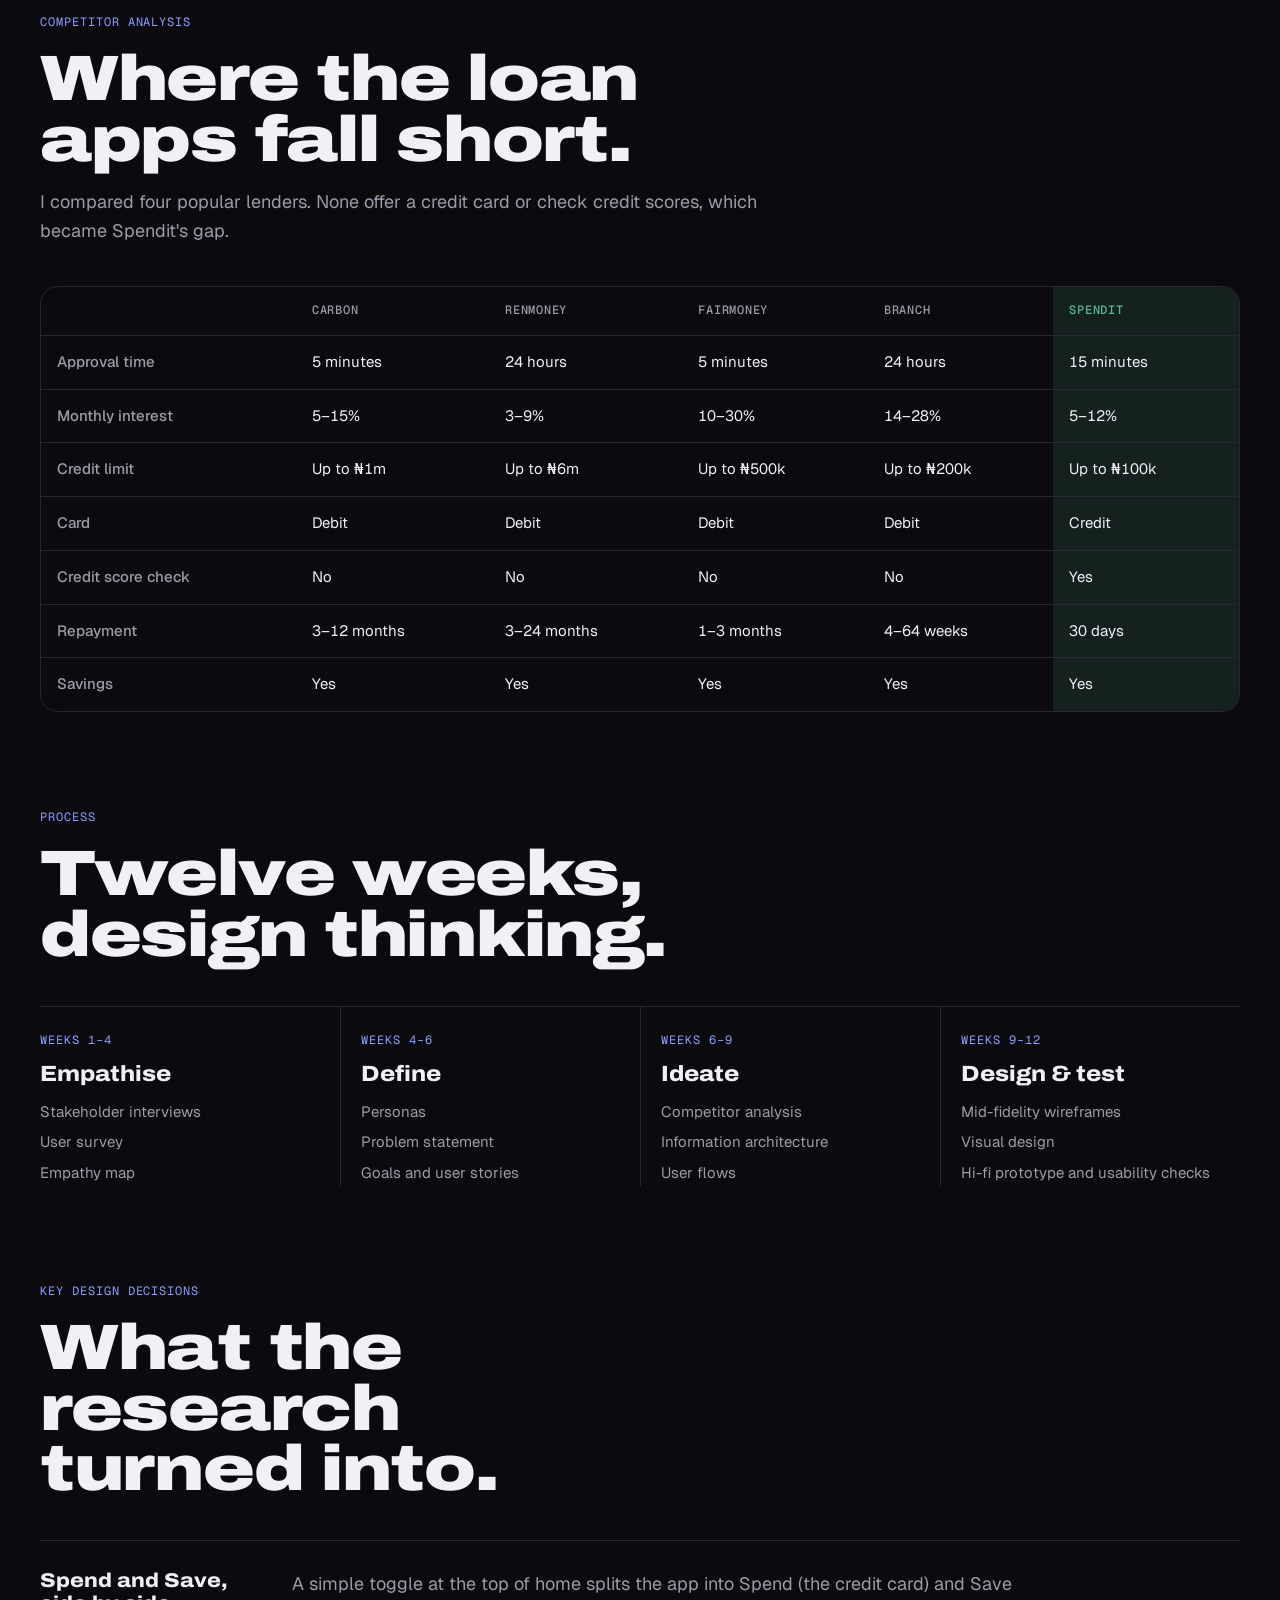
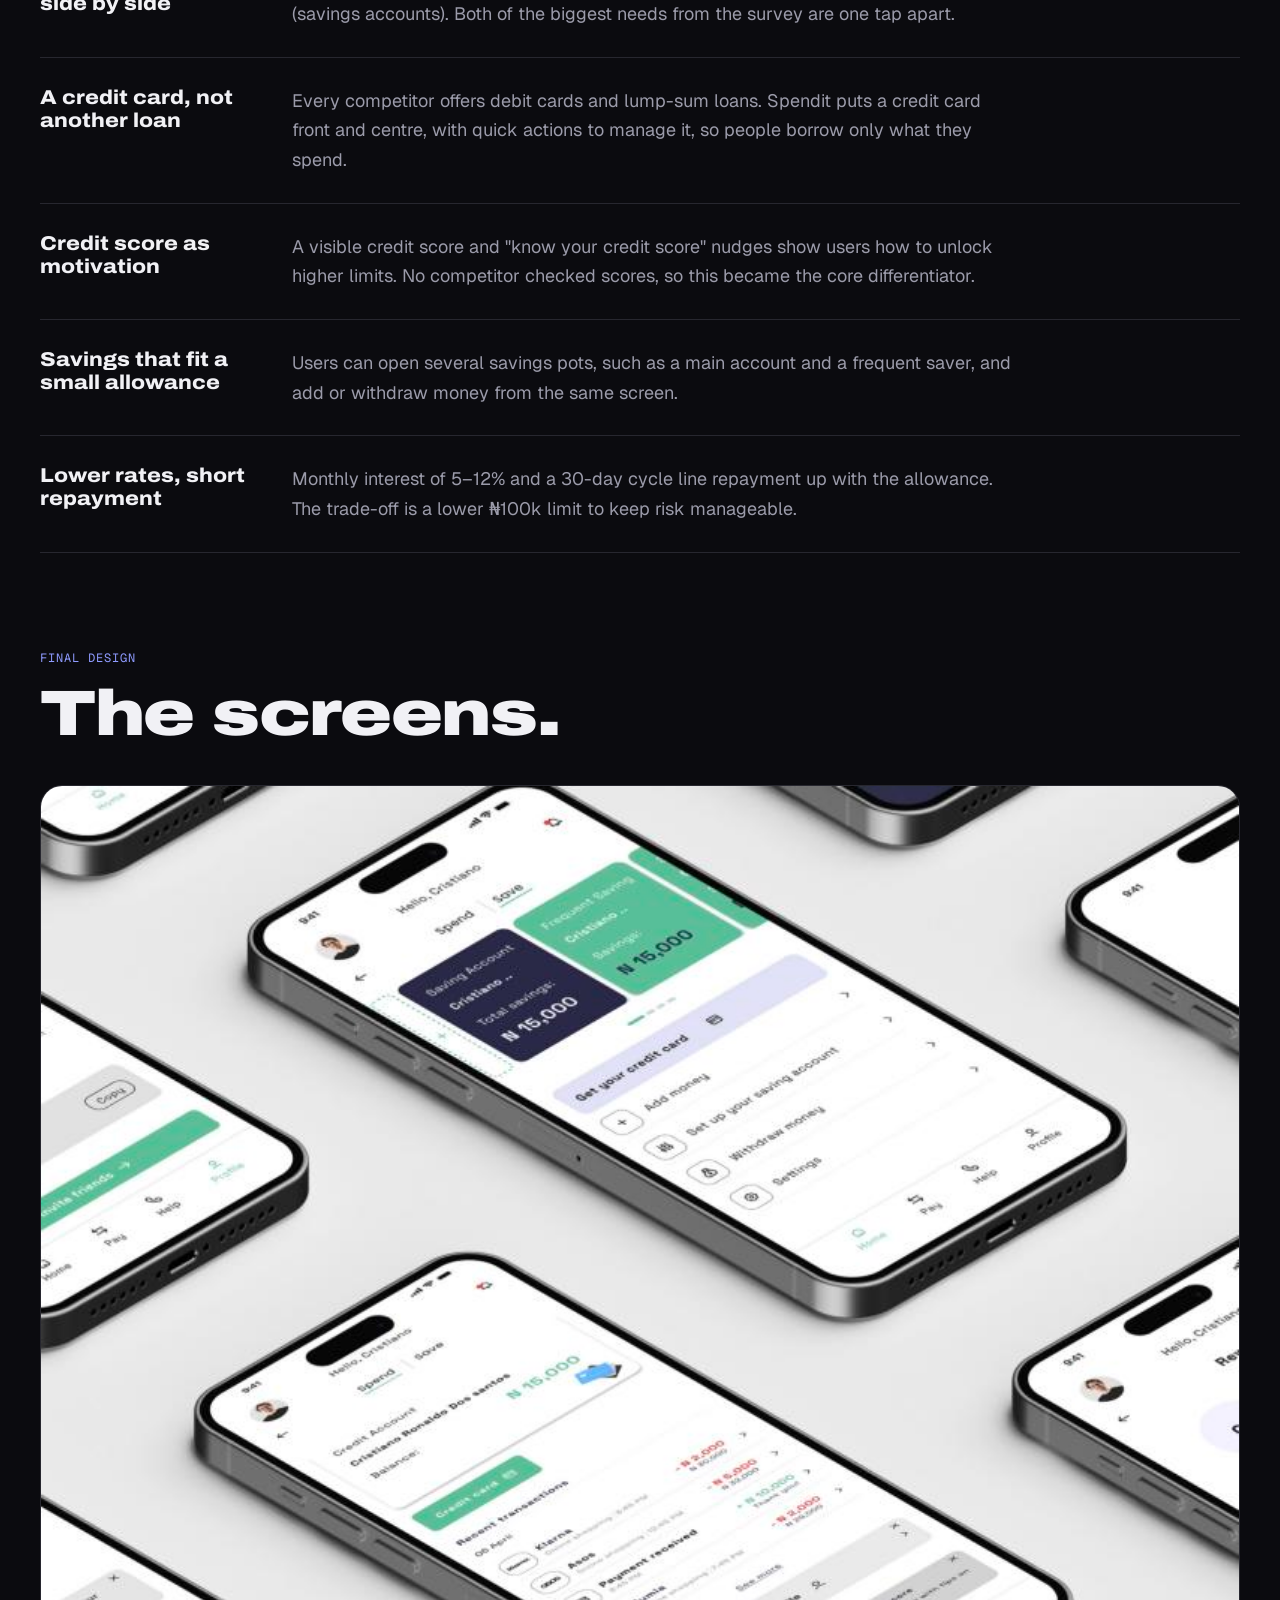
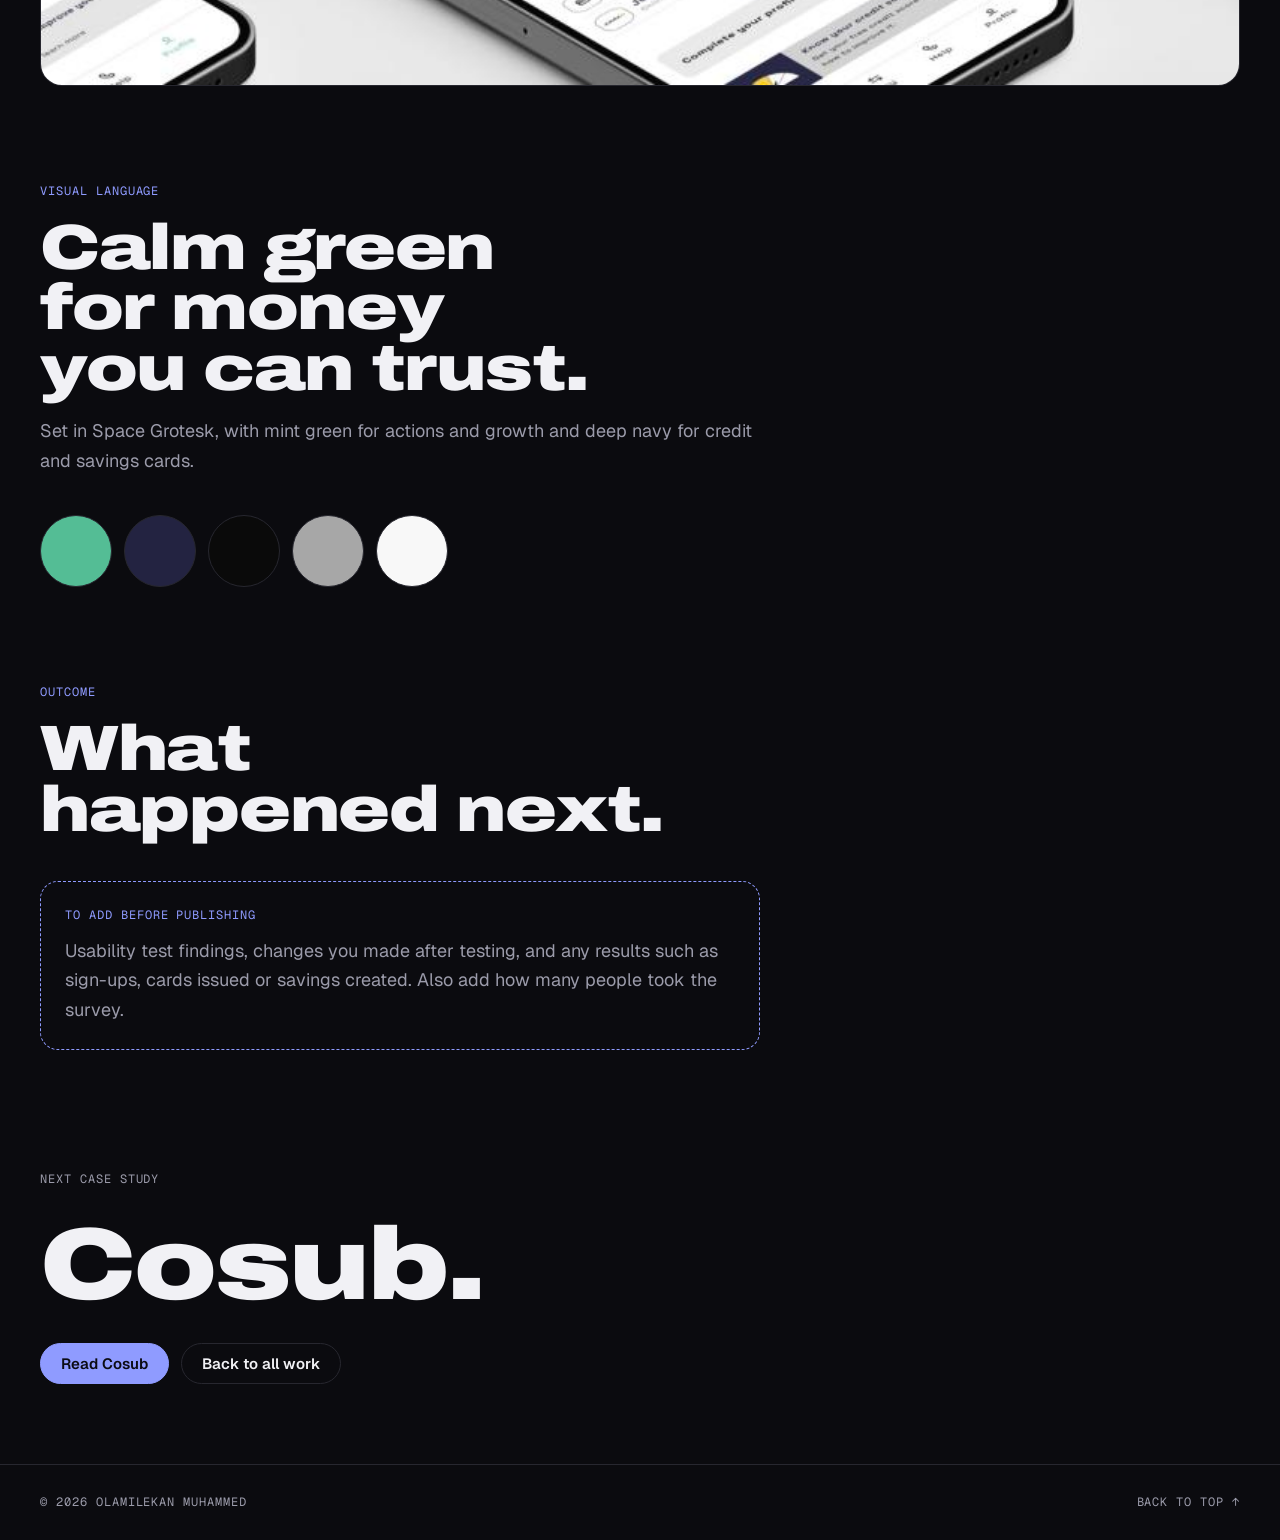
<file: spendit.html>
<!doctype html>
<html lang="en">
<head>
<meta charset="utf-8">
<meta name="viewport" content="width=device-width, initial-scale=1, viewport-fit=cover">
<title>Spendit Case Study · Olamilekan Muhammed</title>
<meta name="description" content="How I designed Spendit, a credit card, credit score and savings app for NYSC corps members.">
<meta name="theme-color" content="#0b0b0f">
<link rel="icon" href="/favicon.svg" type="image/svg+xml">
<meta property="og:type" content="website">
<meta property="og:url" content="https://olamilekandesign.vercel.app/spendit">
<link rel="canonical" href="https://olamilekandesign.vercel.app/spendit">
<meta property="og:title" content="Spendit Case Study · Olamilekan Muhammed">
<meta property="og:description" content="How I designed Spendit, a credit card, credit score and savings app for NYSC corps members.">
<meta property="og:image" content="https://olamilekandesign.vercel.app/og-image.png">
<meta name="twitter:card" content="summary_large_image">
<meta name="twitter:title" content="Spendit Case Study · Olamilekan Muhammed">
<meta name="twitter:description" content="How I designed Spendit, a credit card, credit score and savings app for NYSC corps members.">
<meta name="twitter:image" content="https://olamilekandesign.vercel.app/og-image.png">
<link rel="preconnect" href="https://fonts.googleapis.com">
<link rel="preconnect" href="https://fonts.gstatic.com" crossorigin>
<link rel="stylesheet" href="https://fonts.googleapis.com/css2?family=Archivo:wdth,wght@112..125,700..900&family=Geist:wght@400;500;600&family=Geist+Mono:wght@400;500&display=swap">
<link rel="stylesheet" href="case.css">
<style>:root { --brand: #54bd95; --art: #123a2c; }</style>
<link rel="stylesheet" href="motion.css">
<script src="motion.js" defer></script>
</head>
<body>

<header class="top">
  <div class="wrap">
    <a class="back" href="/#cases">← All work</a>
    <a class="mark" href="/">Olamilekan<span>.</span>design</a>
  </div>
</header>

<main>
  <section class="hero">
    <div class="wrap">
      <div class="hero-copy">
        <span class="label">Case study · Fintech · Mobile app</span>
        <h1 class="display">Spendit<span>.</span></h1>
        <p class="lede">NYSC corps members live on a monthly allowance that rarely lasts the month, and loan apps don't serve them well. Spendit gives them <strong>a credit card, a credit score and simple savings</strong> in one app.</p>
      </div>
      <div class="hero-art"><img src="assets/spendit-app-mobile.png" alt="Spendit credit score screen"></div>
    </div>
  </section>

  <div class="facts">
    <div class="wrap">
      <div class="fact"><span class="label">Role</span><b>Lead Product Designer</b></div>
      <div class="fact"><span class="label">Duration</span><b>3 months · 12 weeks</b></div>
      <div class="fact"><span class="label">Platform</span><b>Mobile app</b></div>
      <div class="fact"><span class="label">Users</span><b>NYSC corps members</b></div>
    </div>
  </div>

  <div class="wrap">

    <!-- Problem -->
    <section class="sec" id="problem">
      <div class="sec-head read">
        <span class="label">The problem</span>
        <h2 class="display">The allowance runs out before the month does.</h2>
      </div>
      <div class="prose read">
        <p class="muted">Corps members and people on fixed incomes run into the same wall:</p>
        <ul class="list">
          <li><strong>The money isn't enough</strong> to cover essential spending until the next payment</li>
          <li><strong>Loans are hard to get.</strong> Applications often fail and lenders ask for too much</li>
          <li><strong>Credit is expensive.</strong> Loan apps charge high interest for small amounts</li>
          <li><strong>Saving feels impossible</strong> on a small, fixed income</li>
        </ul>
      </div>
    </section>

    <!-- Research -->
    <section class="sec" id="research">
      <div class="sec-head read">
        <span class="label">What research showed</span>
        <h2 class="display">Corps members want a safety net, not a payday loan.</h2>
        <p class="muted">I interviewed stakeholders to understand the brand and its goals, then surveyed corps members on their allowance, savings and borrowing.</p>
      </div>
      <div class="stats">
        <div class="stat"><b>85%</b><span>say the monthly allowance doesn't cover their expenses</span></div>
        <div class="stat"><b>75%</b><span>say they can't save from their allowance</span></div>
        <div class="stat"><b>93%</b><span>want access to more money during their service year</span></div>
      </div>

      <div class="bars" style="margin-top:48px" role="list" aria-label="Survey: share of respondents who agree">
        <p class="label" style="margin-bottom:4px">Share who agree</p>
        <div class="bar" role="listitem"><span>The allowance covers all my expenses</span><span class="track"><span class="fill" style="width:15%"></span></span><b>15%</b></div>
        <div class="bar" role="listitem"><span>Corps members can save from their allowance</span><span class="track"><span class="fill" style="width:25%"></span></span><b>25%</b></div>
        <div class="bar" role="listitem"><span>The allowance should be increased</span><span class="track"><span class="fill" style="width:90%"></span></span><b>90%</b></div>
        <div class="bar" role="listitem"><span>Corps members should have access to more money</span><span class="track"><span class="fill" style="width:93%"></span></span><b>93%</b></div>
        <div class="bar" role="listitem"><span>There should be a scheme to lend to corps members in need</span><span class="track"><span class="fill" style="width:95%"></span></span><b>95%</b></div>
      </div>

      <div class="card" style="margin-top:40px">
        <span class="label">Key insights</span>
        <ul class="list">
          <li>Corps members struggle to cover expenses for the whole service year</li>
          <li>Saving is hard because there's nothing left over</li>
          <li>When money runs out, they borrow from family and friends or turn to loan apps</li>
          <li>Getting a loan from a lender is slow and often fails</li>
        </ul>
      </div>
    </section>

    <!-- Users -->
    <section class="sec" id="users">
      <div class="sec-head read">
        <span class="label">Who it's for</span>
        <h2 class="display">Three corps members, three money problems.</h2>
        <p class="muted">Corps members first, then people on fixed incomes such as government workers.</p>
      </div>
      <div class="personas">
        <div class="card">
          <div class="who"><div class="avatar" aria-hidden="true">I</div><div><h3>Issac John</h3><span class="label">27 · NAFDAC, Lagos</span></div></div>
          <p>Works six days a week and spends a lot on transport. Unwinds with movies and shopping online.</p>
          <ul class="list"><li><strong>Wants</strong> to save monthly and get extra cash for purchases</li><li><strong>Struggles</strong> with high loan-app interest and few options for corps members</li></ul>
        </div>
        <div class="card">
          <div class="who"><div class="avatar" aria-hidden="true">D</div><div><h3>Deborah Adams</h3><span class="label">22 · Dangote, Edo</span></div></div>
          <p>Moved from Lagos for her service and flies to other states for work every two months.</p>
          <ul class="list"><li><strong>Wants</strong> to pay bills, save for rent and book flights easily</li><li><strong>Struggles</strong> with travel costs her employer doesn't cover</li></ul>
        </div>
        <div class="card">
          <div class="who"><div class="avatar" aria-hidden="true">S</div><div><h3>Sanni Akin</h3><span class="label">24 · Kng Stores, Lagos</span></div></div>
          <p>Runs a side hustle selling computers and accessories at Computer Village.</p>
          <ul class="list"><li><strong>Wants</strong> to stock his business and buy on credit</li><li><strong>Struggles</strong> with slow loan approvals and no funds to grow</li></ul>
        </div>
      </div>
    </section>

    <!-- Empathy map -->
    <section class="sec" id="empathy">
      <div class="sec-head read">
        <span class="label">Empathy map</span>
        <h2 class="display">How running short feels.</h2>
      </div>
      <div class="empathy">
        <div class="quad"><h3>Says</h3><ul><li>“The allowance helps, but it isn't enough.”</li><li>“They should increase it.”</li><li>“I need more money to pay for things.”</li></ul></div>
        <div class="quad"><h3>Thinks</h3><ul><li>Corps members should get access to more money</li><li>The government should offer a lending scheme</li><li>A fair allowance would be ₦50,000 to ₦60,000</li></ul></div>
        <div class="quad"><h3>Feels</h3><ul><li>Exhausted and worried</li><li>Lost and disappointed</li><li>Under pressure to save</li></ul></div>
        <div class="quad"><h3>Does</h3><ul><li>Asks parents or friends for money</li><li>Hustles around and takes loans from apps</li><li>Waits it out until the next allowance</li></ul></div>
      </div>
    </section>

    <!-- User stories -->
    <section class="sec" id="stories">
      <div class="sec-head read">
        <span class="label">User stories</span>
        <h2 class="display">What corps members asked for.</h2>
      </div>
      <div class="stories">
        <div class="card"><p>As a corps member, I want <em>access to credit</em> so I can make purchases online and pay back later.</p></div>
        <div class="card"><p>As a corps member, I want <em>a savings feature</em> so I can save from my allowance every month.</p></div>
        <div class="card"><p>As a corps member, I want <em>payment reminders</em> so I know when my next payment is due.</p></div>
        <div class="card"><p>As a corps member, I want to <em>pay back in instalments</em> so part of my allowance still covers other expenses.</p></div>
      </div>
    </section>

    <!-- Competitors -->
    <section class="sec" id="competitors">
      <div class="sec-head read">
        <span class="label">Competitor analysis</span>
        <h2 class="display">Where the loan apps fall short.</h2>
        <p class="muted">I compared four popular lenders. None offer a credit card or check credit scores, which became Spendit's gap.</p>
      </div>
      <div class="table-wrap">
        <table>
          <thead><tr><th scope="col"></th><th scope="col">Carbon</th><th scope="col">RenMoney</th><th scope="col">FairMoney</th><th scope="col">Branch</th><th scope="col" class="hl">Spendit</th></tr></thead>
          <tbody>
            <tr><th scope="row">Approval time</th><td>5 minutes</td><td>24 hours</td><td>5 minutes</td><td>24 hours</td><td class="hl">15 minutes</td></tr>
            <tr><th scope="row">Monthly interest</th><td>5–15%</td><td>3–9%</td><td>10–30%</td><td>14–28%</td><td class="hl">5–12%</td></tr>
            <tr><th scope="row">Credit limit</th><td>Up to ₦1m</td><td>Up to ₦6m</td><td>Up to ₦500k</td><td>Up to ₦200k</td><td class="hl">Up to ₦100k</td></tr>
            <tr><th scope="row">Card</th><td>Debit</td><td>Debit</td><td>Debit</td><td>Debit</td><td class="hl">Credit</td></tr>
            <tr><th scope="row">Credit score check</th><td>No</td><td>No</td><td>No</td><td>No</td><td class="hl">Yes</td></tr>
            <tr><th scope="row">Repayment</th><td>3–12 months</td><td>3–24 months</td><td>1–3 months</td><td>4–64 weeks</td><td class="hl">30 days</td></tr>
            <tr><th scope="row">Savings</th><td>Yes</td><td>Yes</td><td>Yes</td><td>Yes</td><td class="hl">Yes</td></tr>
          </tbody>
        </table>
      </div>
    </section>

    <!-- Process -->
    <section class="sec" id="process">
      <div class="sec-head read">
        <span class="label">Process</span>
        <h2 class="display">Twelve weeks, design thinking.</h2>
      </div>
      <div class="process">
        <div class="phase"><span class="label">Weeks 1–4</span><h3>Empathise</h3><ul><li>Stakeholder interviews</li><li>User survey</li><li>Empathy map</li></ul></div>
        <div class="phase"><span class="label">Weeks 4–6</span><h3>Define</h3><ul><li>Personas</li><li>Problem statement</li><li>Goals and user stories</li></ul></div>
        <div class="phase"><span class="label">Weeks 6–9</span><h3>Ideate</h3><ul><li>Competitor analysis</li><li>Information architecture</li><li>User flows</li></ul></div>
        <div class="phase"><span class="label">Weeks 9–12</span><h3>Design &amp; test</h3><ul><li>Mid-fidelity wireframes</li><li>Visual design</li><li>Hi-fi prototype and usability checks</li></ul></div>
      </div>
    </section>

    <!-- Decisions -->
    <section class="sec" id="decisions">
      <div class="sec-head read">
        <span class="label">Key design decisions</span>
        <h2 class="display">What the research turned into.</h2>
      </div>
      <div class="decisions">
        <div class="decision"><h3>Spend and Save, side by side</h3><p>A simple toggle at the top of home splits the app into Spend (the credit card) and Save (savings accounts). Both of the biggest needs from the survey are one tap apart.</p></div>
        <div class="decision"><h3>A credit card, not another loan</h3><p>Every competitor offers debit cards and lump-sum loans. Spendit puts a credit card front and centre, with quick actions to manage it, so people borrow only what they spend.</p></div>
        <div class="decision"><h3>Credit score as motivation</h3><p>A visible credit score and "know your credit score" nudges show users how to unlock higher limits. No competitor checked scores, so this became the core differentiator.</p></div>
        <div class="decision"><h3>Savings that fit a small allowance</h3><p>Users can open several savings pots, such as a main account and a frequent saver, and add or withdraw money from the same screen.</p></div>
        <div class="decision"><h3>Lower rates, short repayment</h3><p>Monthly interest of 5–12% and a 30-day cycle line repayment up with the allowance. The trade-off is a lower ₦100k limit to keep risk manageable.</p></div>
      </div>
    </section>

    <!-- Final design -->
    <section class="sec" id="screens">
      <div class="sec-head read">
        <span class="label">Final design</span>
        <h2 class="display">The screens.</h2>
      </div>
      <figure class="showcase"><img src="assets/spendit/showcase.jpg" alt="Spendit Save screen with savings accounts and Spend screen with credit account and recent transactions"></figure>
    </section>

    <!-- Style -->
    <section class="sec" id="style">
      <div class="sec-head read">
        <span class="label">Visual language</span>
        <h2 class="display">Calm green for money you can trust.</h2>
        <p class="muted">Set in Space Grotesk, with mint green for actions and growth and deep navy for credit and savings cards.</p>
      </div>
      <div class="swatches" aria-label="Colour palette">
        <span class="sw" style="background:#54bd95" title="Primary #54BD95"></span><span class="sw" style="background:#232341" title="Secondary #232341"></span><span class="sw" style="background:#0a0a0a" title="Neutral #0A0A0A"></span><span class="sw" style="background:#a7a7a7" title="Gray #A7A7A7"></span><span class="sw" style="background:#f8f8f8" title="White #F8F8F8"></span>
      </div>
    </section>

    <!-- Outcome placeholder -->
    <section class="sec" id="outcome">
      <div class="sec-head read">
        <span class="label">Outcome</span>
        <h2 class="display">What happened next.</h2>
      </div>
      <div class="todo read">
        <span class="label">To add before publishing</span>
        <p>Usability test findings, changes you made after testing, and any results such as sign-ups, cards issued or savings created. Also add how many people took the survey.</p>
      </div>
    </section>
  </div>

  <section class="next">
    <div class="wrap">
      <span class="label">Next case study</span>
      <h2 class="display">Cosub.</h2>
      <div class="next-row">
        <a class="btn solid" href="cosub.html">Read Cosub</a>
        <a class="btn" href="/#work">Back to all work</a>
      </div>
    </div>
  </section>
</main>

<footer>
  <div class="wrap">
    <span class="label">© 2026 Olamilekan Muhammed</span>
    <a class="label" href="#" style="text-decoration:none">Back to top ↑</a>
  </div>
</footer>
</body>
</html>
</file>
<file: motion.css>
/* Motion layer. Only active when motion.js adds .js-motion to <html>, and never for reduced-motion users,
   so content is always visible without JavaScript. */
@media (prefers-reduced-motion: no-preference) {
  .js-motion [data-reveal] {
    opacity: 0;
    transform: translateY(20px);
    transition: opacity .7s cubic-bezier(.2, .8, .2, 1), transform .7s cubic-bezier(.2, .8, .2, 1);
    transition-delay: var(--reveal-delay, 0ms);
  }
  .js-motion [data-reveal].is-in { opacity: 1; transform: none; }

  /* Hero phones: land, then drift gently, slightly out of sync */
  .phones .p1 { animation: float-a 1.1s calc(var(--intro-delay, 0s) + .2s) cubic-bezier(.2, .8, .2, 1) both, bob-a 7s calc(var(--intro-delay, 0s) + 1.4s) ease-in-out infinite; }
  .phones .p2 { animation: float-b 1.1s calc(var(--intro-delay, 0s) + .3s) cubic-bezier(.2, .8, .2, 1) both, bob-b 8s calc(var(--intro-delay, 0s) + 1.6s) ease-in-out infinite; }
  @keyframes bob-a { 0%, 100% { transform: rotate(-7deg) translateY(0); } 50% { transform: rotate(-6deg) translateY(-10px); } }
  @keyframes bob-b { 0%, 100% { transform: rotate(6deg) translateY(0); } 50% { transform: rotate(7deg) translateY(-8px); } }

  /* Matryvo stage bar fills one step at a time */
  .js-motion .stages[data-reveal] i { transform: scaleX(0); transform-origin: left; transition: transform .5s cubic-bezier(.2, .8, .2, 1); }
  .js-motion .stages[data-reveal].is-in i { transform: scaleX(1); }
  .js-motion .stages[data-reveal] div:nth-child(2) i { transition-delay: .12s; }
  .js-motion .stages[data-reveal] div:nth-child(3) i { transition-delay: .24s; }
  .js-motion .stages[data-reveal] div:nth-child(4) i { transition-delay: .36s; }
  .js-motion .stages[data-reveal] div:nth-child(5) i { transition-delay: .48s; }
  .js-motion .stages[data-reveal] div:nth-child(6) i { transition-delay: .6s; }
  .js-motion .stages[data-reveal] div:nth-child(7) i { transition-delay: .72s; }
  .js-motion .stages[data-reveal] div:nth-child(8) i { transition-delay: .84s; }
  .js-motion .stages[data-reveal] div:nth-child(9) i { transition-delay: .96s; }

  /* Survey bars grow to their value */
  .js-motion .bars[data-reveal] .fill { transform: scaleX(0); transform-origin: left; transition: transform .9s .2s cubic-bezier(.2, .8, .2, 1); }
  .js-motion .bars[data-reveal].is-in .fill { transform: scaleX(1); }
}
.count { font-variant-numeric: tabular-nums; }
</file>
<file: case.css>
/* Layout: long-form case study, narrow reading column with wide breakout figures. Same tokens as the homepage. */
:root {
  --ink: #0b0b0f;
  --plate: #15151b;
  --line: #27272f;
  --paper: #f1f1f5;
  --dust: #9b9baa;
  --coin: #8f9bff;
  --coin-ink: #0b0b14;
  --brand: #e5502f;
  --art: #3d1410;
  --display: "Archivo", "Arial Black", "Helvetica Neue", sans-serif;
  --body: "Geist", "Helvetica Neue", Arial, sans-serif;
  --mono: "Geist Mono", ui-monospace, "SF Mono", Menlo, monospace;
  --wrap: 1240px;
  --read: 720px;
  color-scheme: dark;
}
* { box-sizing: border-box; }
html { scroll-behavior: smooth; padding-block: env(safe-area-inset-top, 0px) env(safe-area-inset-bottom, 0px); }
body { margin: 0; background: var(--ink); color: var(--paper); font-family: var(--body); font-size: 18px; line-height: 1.65; -webkit-font-smoothing: antialiased; }
body::before { content: ""; position: fixed; inset: 0 0 auto; height: env(safe-area-inset-top, 0px); z-index: 10; background: var(--ink); }
a { color: inherit; }
img { display: block; max-width: 100%; height: auto; }
:focus-visible { outline: 2px solid var(--coin); outline-offset: 3px; border-radius: 4px; }
[hidden] { display: none !important; }

.wrap { max-width: var(--wrap); margin: 0 auto; padding-left: max(20px, env(safe-area-inset-left, 0px)); padding-right: max(20px, env(safe-area-inset-right, 0px)); }
.read { max-width: var(--read); }
.label { font-family: var(--mono); font-size: 12px; letter-spacing: .08em; text-transform: uppercase; color: var(--dust); }
.display { font-family: var(--display); font-stretch: 125%; font-weight: 900; line-height: .95; letter-spacing: -.02em; text-wrap: balance; margin: 0; }
h2.display { font-size: clamp(34px, 5vw, 64px); }
h3 { font-family: var(--display); font-stretch: 112%; font-weight: 800; font-size: 22px; line-height: 1.15; margin: 0; }
p { margin: 0; }
.muted { color: var(--dust); }

/* Header */
.top { position: sticky; top: env(safe-area-inset-top, 0px); z-index: 20; background: color-mix(in srgb, var(--ink) 82%, transparent); backdrop-filter: blur(14px); -webkit-backdrop-filter: blur(14px); border-bottom: 1px solid var(--line); }
.top .wrap { display: flex; align-items: center; justify-content: space-between; gap: 16px; padding-block: 16px; }
.mark { font-family: var(--display); font-stretch: 112%; font-weight: 800; font-size: 18px; text-decoration: none; }
.mark span { color: var(--coin); }
.back { display: inline-flex; align-items: center; gap: 8px; font-size: 15px; color: var(--dust); text-decoration: none; }
.back:hover { color: var(--paper); }
.btn { display: inline-flex; align-items: center; gap: 10px; padding: 12px 20px; border-radius: 999px; font: 600 15px/1 var(--body); text-decoration: none; border: 1px solid var(--line); color: var(--paper); transition: border-color .2s, background .2s, color .2s; }
.btn:hover { border-color: var(--paper); }
.btn.solid { background: var(--coin); color: var(--coin-ink); border-color: var(--coin); }
.btn.solid:hover { background: var(--paper); border-color: var(--paper); }

/* Hero */
.hero .wrap { display: grid; grid-template-columns: 1.2fr 1fr; gap: 48px; align-items: center; padding-block: 64px 40px; }
.hero-copy { display: grid; gap: 24px; min-width: 0; }
.hero h1 { font-size: clamp(52px, 8vw, 116px); overflow-wrap: anywhere; }
.hero h1 span { color: var(--brand); }
.hero .lede { font-size: 22px; line-height: 1.45; color: var(--dust); max-width: 30em; }
.hero .lede strong { color: var(--paper); font-weight: 500; }
.hero-art { position: relative; min-width: 0; border-radius: 24px; border: 1px solid var(--line); background: radial-gradient(120% 90% at 50% 100%, var(--art), var(--plate) 70%); display: grid; place-items: center; padding: 32px 0 0; overflow: hidden; aspect-ratio: 4 / 4.4; }
.hero-art img { width: 58%; filter: drop-shadow(0 40px 60px rgba(0,0,0,.55)); transform: translateY(8%); }

.facts { border-block: 1px solid var(--line); }
.facts .wrap { display: grid; grid-template-columns: repeat(4, 1fr); }
.fact { padding: 20px 16px 20px 0; display: grid; gap: 4px; min-width: 0; }
.fact + .fact { padding-left: 16px; border-left: 1px solid var(--line); }
.fact b { font-weight: 600; }

/* Sections */
.sec { padding-block: 96px 0; }
.sec-head { display: grid; gap: 16px; margin-bottom: 40px; }
.sec-head .label { color: var(--coin); }
.prose { display: grid; gap: 18px; }
.prose p { max-width: 38em; }

.list { list-style: none; padding: 0; margin: 0; display: grid; gap: 12px; }
.list li { padding-left: 22px; position: relative; color: var(--dust); }
.list li::before { content: ""; position: absolute; left: 0; top: .75em; width: 10px; height: 2px; background: var(--coin); }
.list li strong { color: var(--paper); font-weight: 600; }

.grid3 { display: grid; grid-template-columns: repeat(3, 1fr); gap: 20px; }
.grid2 { display: grid; grid-template-columns: repeat(2, 1fr); gap: 20px; }
.card { border: 1px solid var(--line); border-radius: 18px; padding: 24px; background: var(--plate); display: grid; gap: 10px; align-content: start; min-width: 0; }
.card p { color: var(--dust); font-size: 16px; }

/* Stats */
.stats { display: grid; grid-template-columns: repeat(3, 1fr); border-top: 1px solid var(--line); }
.stat { padding: 32px 24px 8px 0; display: grid; gap: 10px; align-content: start; }
.stat + .stat { padding-left: 24px; border-left: 1px solid var(--line); }
.stat b { font-family: var(--display); font-stretch: 125%; font-weight: 900; font-size: clamp(56px, 7vw, 96px); line-height: .9; color: var(--coin); font-variant-numeric: tabular-nums; }
.stat span { color: var(--dust); max-width: 18em; }
.source { margin-top: 20px; font-size: 14px; }

/* Quotes */
blockquote { margin: 0; border-left: 2px solid var(--coin); padding: 4px 0 4px 22px; display: grid; gap: 10px; }
blockquote p { font-family: var(--display); font-stretch: 112%; font-weight: 700; font-size: 22px; line-height: 1.3; }

/* Persona */
.persona { display: grid; grid-template-columns: 300px 1fr; gap: 20px; }
.persona-id { border: 1px solid var(--line); border-radius: 18px; padding: 24px; display: grid; gap: 16px; align-content: start; background: var(--plate); }
.avatar { width: 72px; height: 72px; border-radius: 50%; display: grid; place-items: center; background: color-mix(in srgb, var(--coin) 24%, var(--plate)); font-family: var(--display); font-weight: 800; font-size: 28px; color: var(--coin); }
dl { margin: 0; display: grid; grid-template-columns: auto 1fr; gap: 6px 16px; font-size: 15px; }
dt { color: var(--dust); }
dd { margin: 0; }
.persona-id q { font-size: 16px; color: var(--paper); quotes: "“" "”"; }

/* Empathy map */
.empathy { display: grid; grid-template-columns: 1fr 1fr; border: 1px solid var(--line); border-radius: 18px; overflow: hidden; }
.quad { padding: 24px; display: grid; gap: 12px; align-content: start; }
.quad:nth-child(odd) { border-right: 1px solid var(--line); }
.quad:nth-child(-n+2) { border-bottom: 1px solid var(--line); }
.quad h3 { font-size: 18px; color: var(--coin); }
.quad ul { margin: 0; padding: 0; list-style: none; display: grid; gap: 8px; color: var(--dust); font-size: 16px; }

/* Process timeline */
.process { display: grid; grid-template-columns: repeat(4, 1fr); gap: 0; border-top: 1px solid var(--line); }
.phase { padding: 24px 20px 0 0; display: grid; gap: 12px; align-content: start; position: relative; }
.phase + .phase { padding-left: 20px; border-left: 1px solid var(--line); }
.phase .label { color: var(--coin); }
.phase ul { margin: 0; padding: 0; list-style: none; display: grid; gap: 6px; color: var(--dust); font-size: 15px; }

/* IA flow */
.flow-wrap { overflow-x: auto; border: 1px solid var(--line); border-radius: 18px; background: var(--plate); padding: 28px; }
.flow { display: grid; grid-template-columns: repeat(2, max-content) 28px repeat(3, max-content); gap: 14px 0; align-items: center; min-width: 760px; }
.node { border: 1px solid var(--line); background: var(--ink); border-radius: 10px; padding: 10px 14px; font-size: 14px; white-space: nowrap; }
.node.key { border-color: var(--coin); color: var(--coin); }
.arrow { color: var(--dust); padding-inline: 10px; font-family: var(--mono); }
.branch { display: contents; }
.ia-row { display: flex; align-items: center; }
.ia { display: grid; grid-template-columns: auto auto 1fr; gap: 0; align-items: center; min-width: 760px; }
.ia-start { display: flex; align-items: center; }
.ia-branches { display: grid; gap: 14px; border-left: 1px solid var(--dust); padding-left: 0; }
.ia-branches .ia-row::before { content: ""; width: 22px; height: 1px; background: var(--dust); margin-right: 0; }

/* Decisions */
.decisions { display: grid; gap: 0; border-top: 1px solid var(--line); }
.decision { display: grid; grid-template-columns: 220px 1fr; gap: 32px; padding-block: 28px; border-bottom: 1px solid var(--line); }
.decision h3 { font-size: 20px; }
.decision p { color: var(--dust); max-width: 40em; }

/* Screens */
.screens { display: grid; gap: 20px; }
.flowset { border: 1px solid var(--line); border-radius: 22px; background: var(--plate); padding: 28px; display: grid; gap: 24px; min-width: 0; }
.flowset-head { display: flex; justify-content: space-between; align-items: baseline; gap: 8px 24px; flex-wrap: wrap; }
.flowset-head p { font-size: 16px; }
.phones { display: grid; grid-auto-flow: column; grid-auto-columns: minmax(170px, 1fr); gap: 24px; overflow-x: auto; padding: 8px 4px 4px; }
.phones figure { margin: 0; display: grid; gap: 14px; justify-items: center; }
.phones img { width: 100%; max-width: 260px; border-radius: 26px; border: 1px solid #2f2f38; box-shadow: 0 24px 48px rgba(0,0,0,.45); background: #fff; }
.phones figcaption { font-family: var(--mono); font-size: 12px; letter-spacing: .06em; text-transform: uppercase; color: var(--dust); }

/* Style guide */
.swatches { display: flex; gap: 12px; flex-wrap: wrap; }
.sw { width: 72px; height: 72px; border-radius: 50%; border: 1px solid var(--line); }

/* Placeholder note */
.todo { border: 1px dashed var(--coin); border-radius: 18px; padding: 24px; display: grid; gap: 10px; }
.todo .label { color: var(--coin); }
.todo p { color: var(--dust); }

/* Next */
.next .wrap { padding-block: 120px 80px; display: grid; gap: 28px; }
.next h2 { font-size: clamp(44px, 8vw, 110px); }
.next-row { display: flex; flex-wrap: wrap; gap: 12px; }
footer { border-top: 1px solid var(--line); }
footer .wrap { display: flex; justify-content: space-between; gap: 16px; flex-wrap: wrap; padding-block: 28px; }

@media (max-width: 900px) {
  .hero .wrap { grid-template-columns: 1fr; padding-top: 40px; }
  .hero-art { max-width: 520px; width: 100%; }
  .facts .wrap { grid-template-columns: 1fr 1fr; }
  .fact:nth-child(3) { padding-left: 0; border-left: 0; }
  .fact:nth-child(n+3) { border-top: 1px solid var(--line); }
  .grid3, .grid2 { grid-template-columns: 1fr; }
  .stats { grid-template-columns: 1fr; }
  .stat + .stat { padding-left: 0; border-left: 0; border-top: 1px solid var(--line); }
  .persona { grid-template-columns: 1fr; }
  .process { grid-template-columns: 1fr 1fr; }
  .phase:nth-child(3) { padding-left: 0; border-left: 0; }
  .phase:nth-child(n+3) { border-top: 1px solid var(--line); margin-top: 20px; }
  .decision { grid-template-columns: 1fr; gap: 10px; }
  .sec { padding-top: 72px; }
}
@media (max-width: 560px) {
  .empathy { grid-template-columns: 1fr; }
  .quad:nth-child(odd) { border-right: 0; }
  .quad:not(:last-child) { border-bottom: 1px solid var(--line); }
  .process { grid-template-columns: 1fr; }
  .phase + .phase { padding-left: 0; border-left: 0; border-top: 1px solid var(--line); margin-top: 20px; }
  .flowset { padding: 20px; }
}
@media (prefers-reduced-motion: reduce) { *, *::before, *::after { transition: none !important; animation: none !important; } html { scroll-behavior: auto; } }

/* Survey bars */
.bars { display: grid; gap: 18px; border-top: 1px solid var(--line); padding-top: 28px; }
.bar { display: grid; grid-template-columns: minmax(0, 1fr) 2fr 56px; gap: 20px; align-items: center; }
.bar span:first-child { color: var(--dust); font-size: 16px; }
.track { height: 12px; border-radius: 999px; background: var(--line); overflow: hidden; }
.fill { display: block; height: 100%; border-radius: 999px; background: var(--brand); }
.bar b { font-family: var(--mono); font-weight: 500; text-align: right; font-variant-numeric: tabular-nums; }

/* Comparison table */
.table-wrap { overflow-x: auto; border: 1px solid var(--line); border-radius: 18px; }
table { border-collapse: collapse; width: 100%; min-width: 760px; font-size: 15px; }
th, td { text-align: left; padding: 14px 16px; border-bottom: 1px solid var(--line); vertical-align: top; }
thead th { font-family: var(--mono); font-size: 12px; letter-spacing: .06em; text-transform: uppercase; color: var(--dust); font-weight: 500; }
tbody th { color: var(--dust); font-weight: 500; white-space: nowrap; }
tbody tr:last-child th, tbody tr:last-child td { border-bottom: 0; }
td { font-variant-numeric: tabular-nums; }
.hl { background: color-mix(in srgb, var(--brand) 12%, transparent); color: var(--paper); }
thead .hl { color: var(--brand); }

/* Personas */
.personas { display: grid; grid-template-columns: repeat(3, 1fr); gap: 20px; }
.personas .card { gap: 16px; }
.personas .who { display: flex; align-items: center; gap: 14px; }
.personas .avatar { width: 52px; height: 52px; font-size: 20px; }
.personas q { color: var(--paper); font-size: 15px; }

/* User stories */
.stories { display: grid; grid-template-columns: 1fr 1fr; gap: 20px; }
.stories .card p { color: var(--paper); font-size: 17px; }
.stories .card p em { font-style: normal; color: var(--brand); }

/* Showcase */
.showcase { margin: 0; border-radius: 22px; overflow: hidden; border: 1px solid var(--line); }
.showcase img { width: 100%; }
.pair { display: grid; grid-template-columns: 1.6fr 1fr; gap: 20px; align-items: stretch; }
.pair .hero-art { aspect-ratio: auto; }

@media (max-width: 900px) {
  .personas, .stories, .pair { grid-template-columns: 1fr; }
  .bar { grid-template-columns: 1fr 48px; gap: 8px 16px; }
  .bar span:first-child { grid-column: 1 / -1; }
}
</file>
